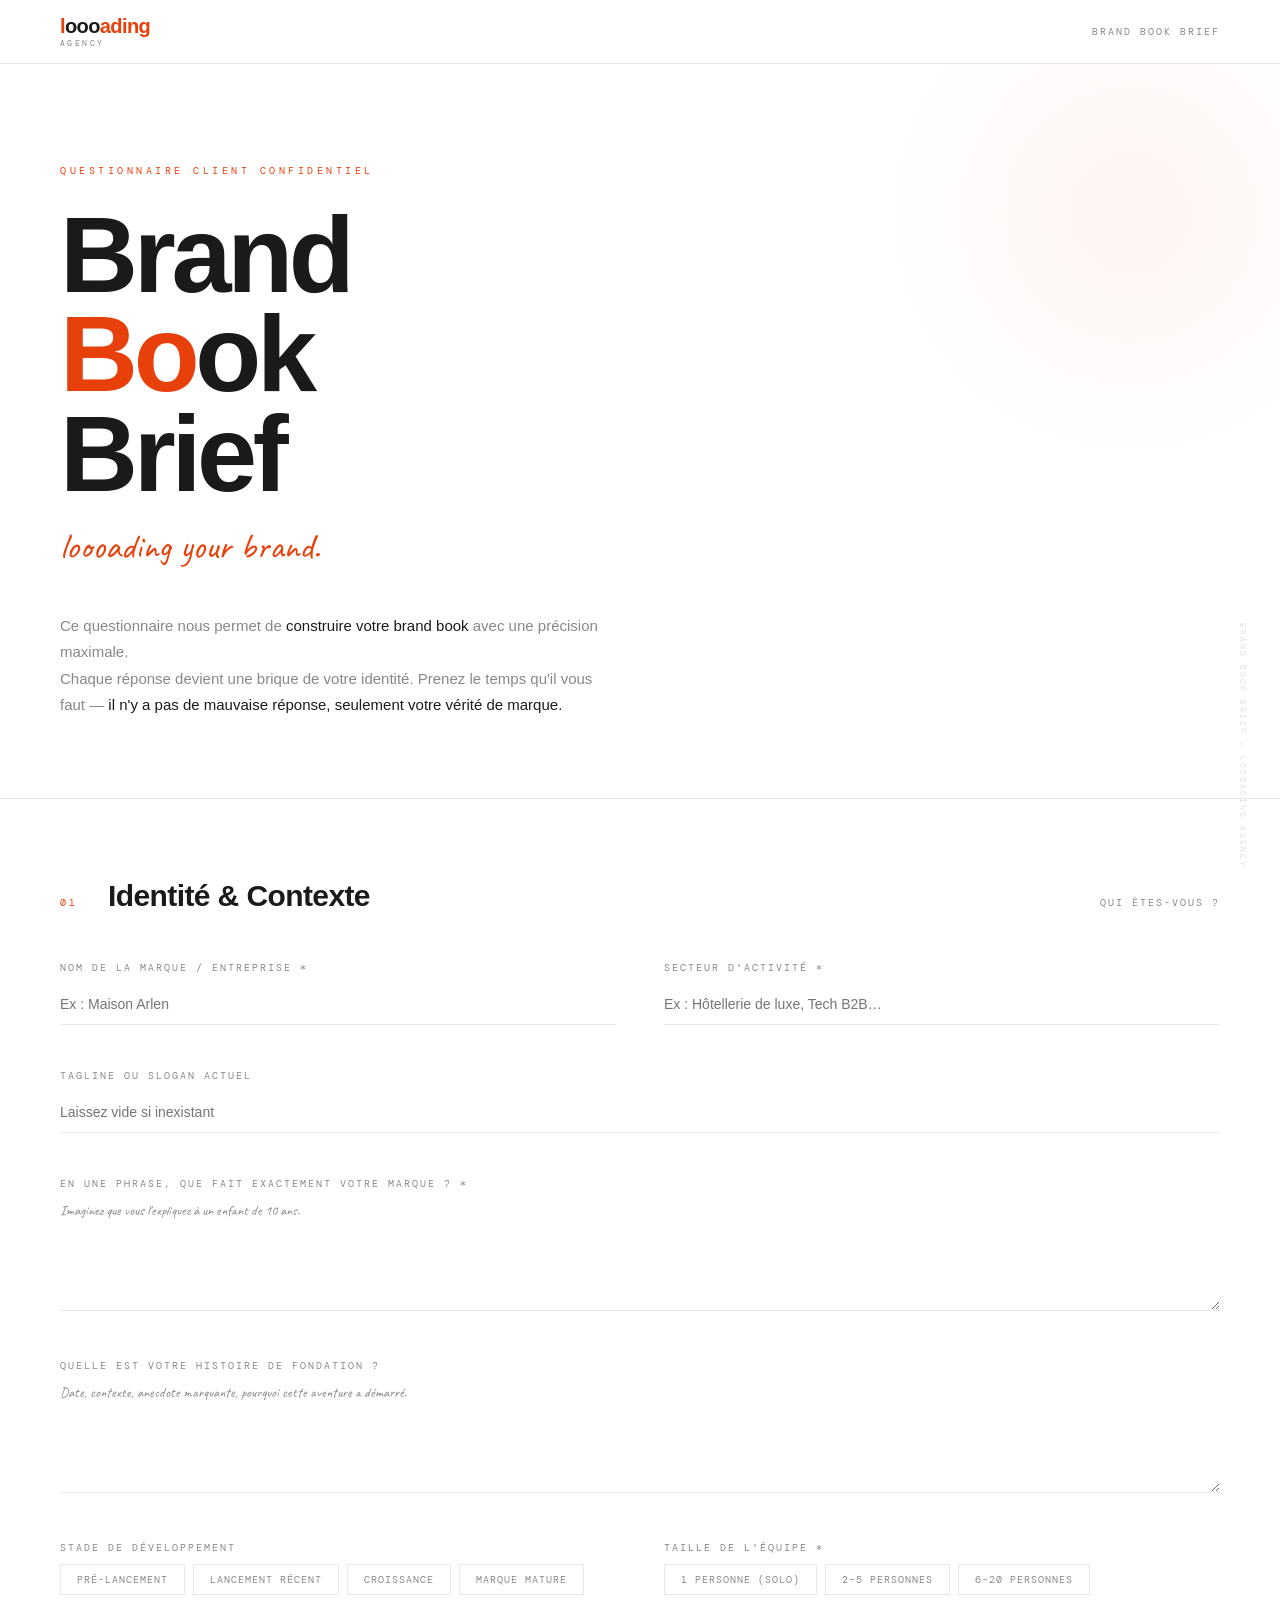
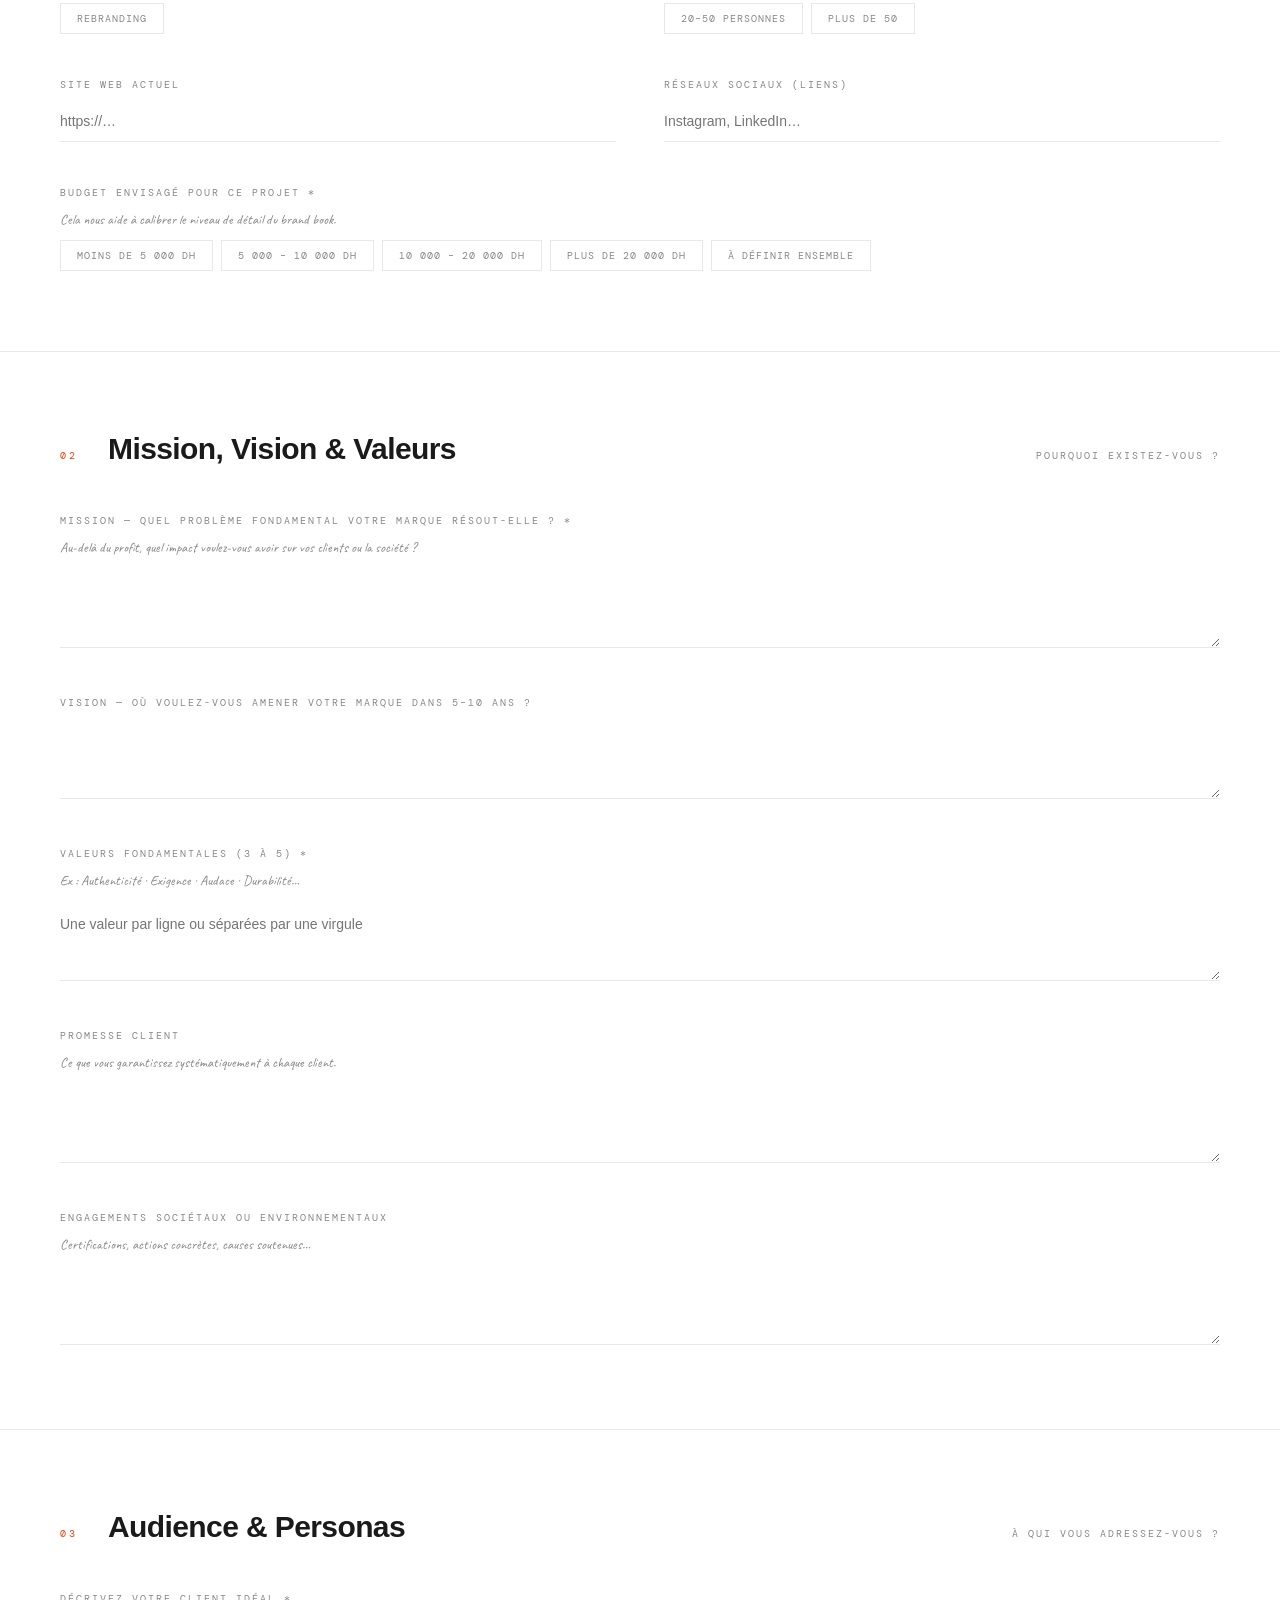
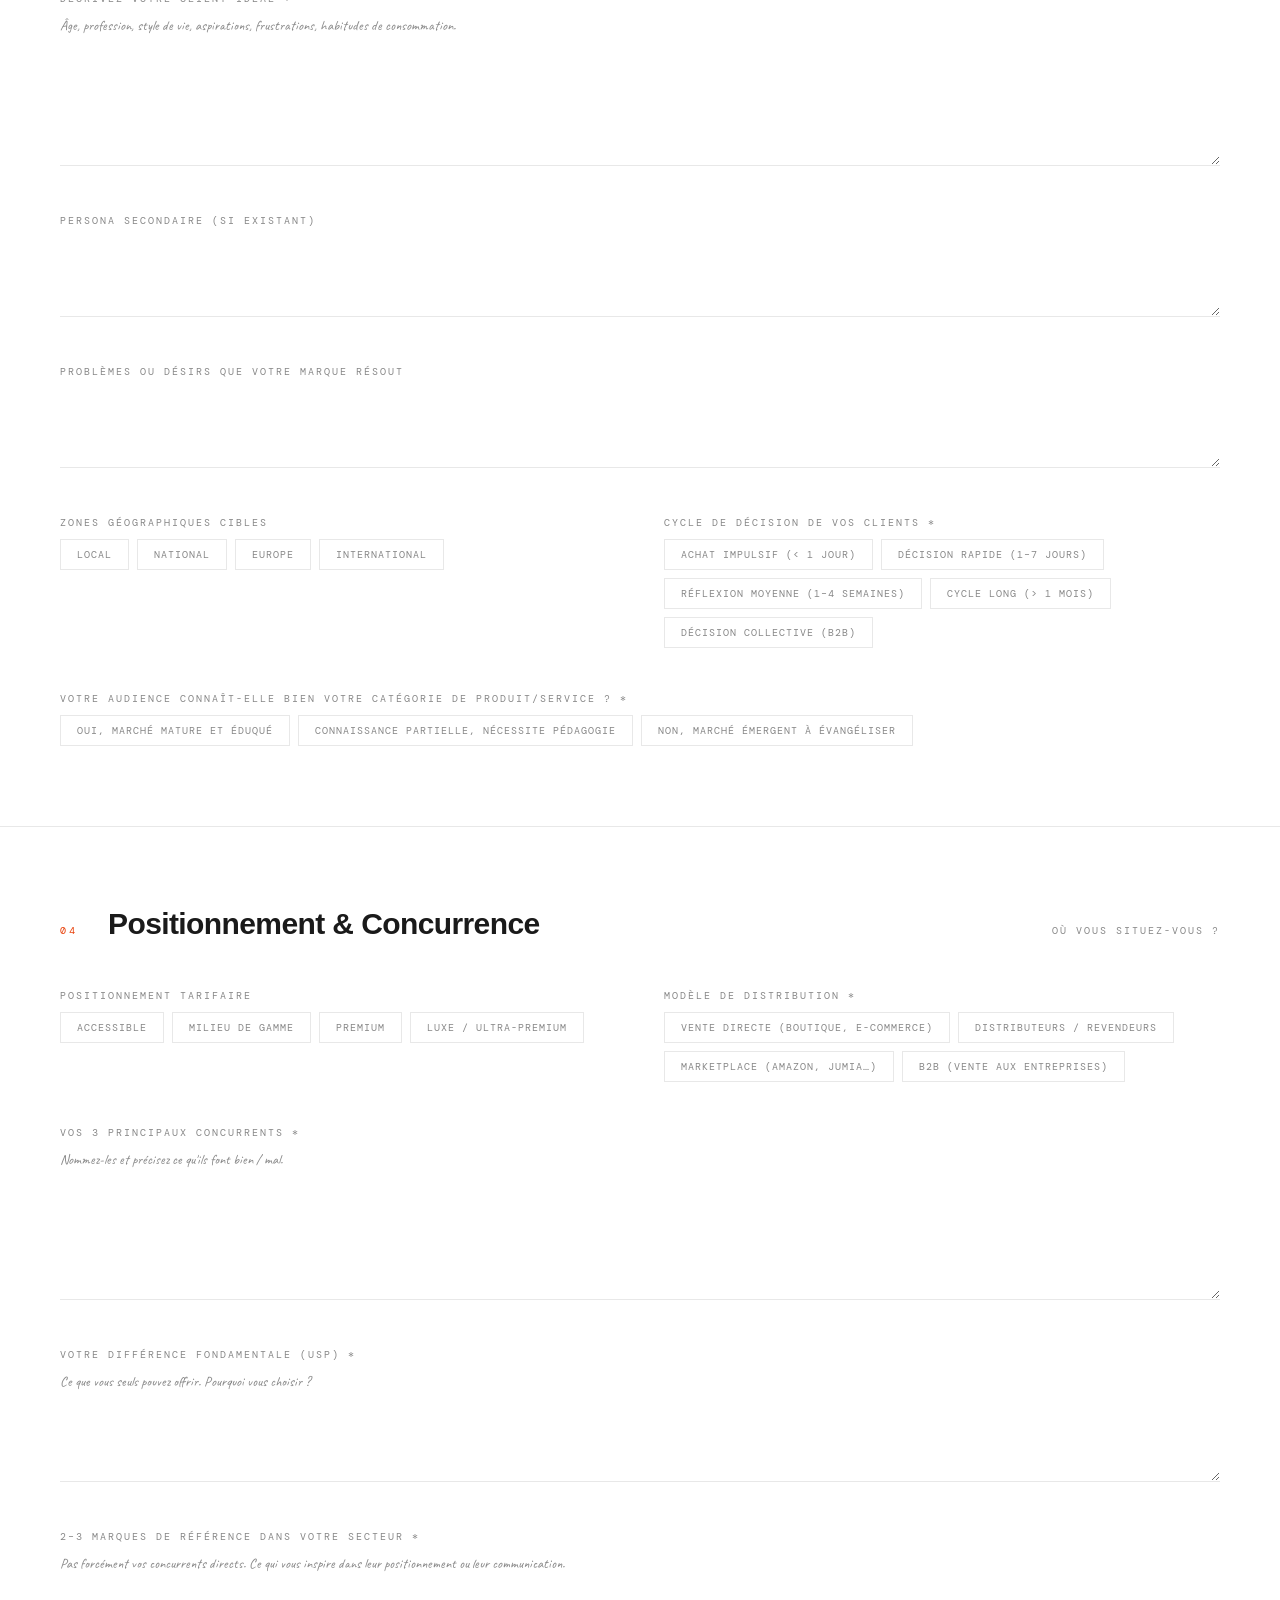
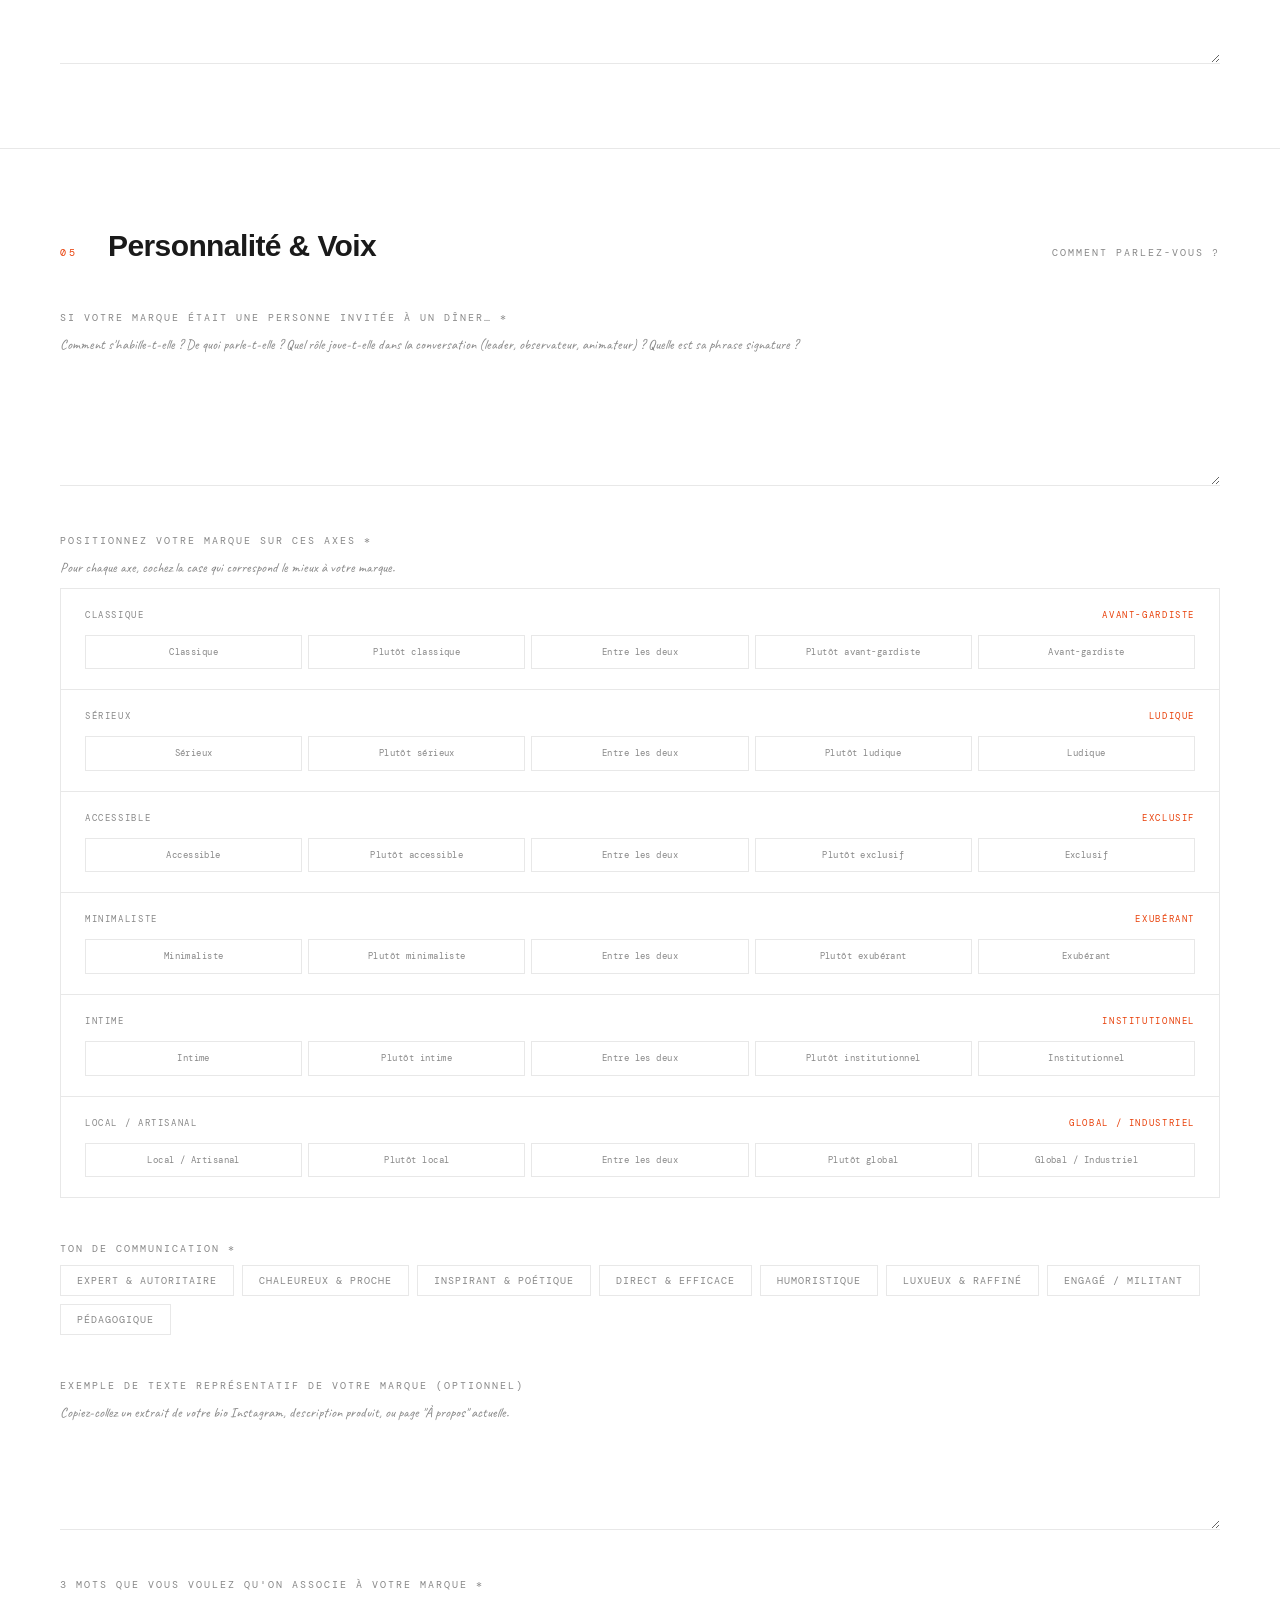
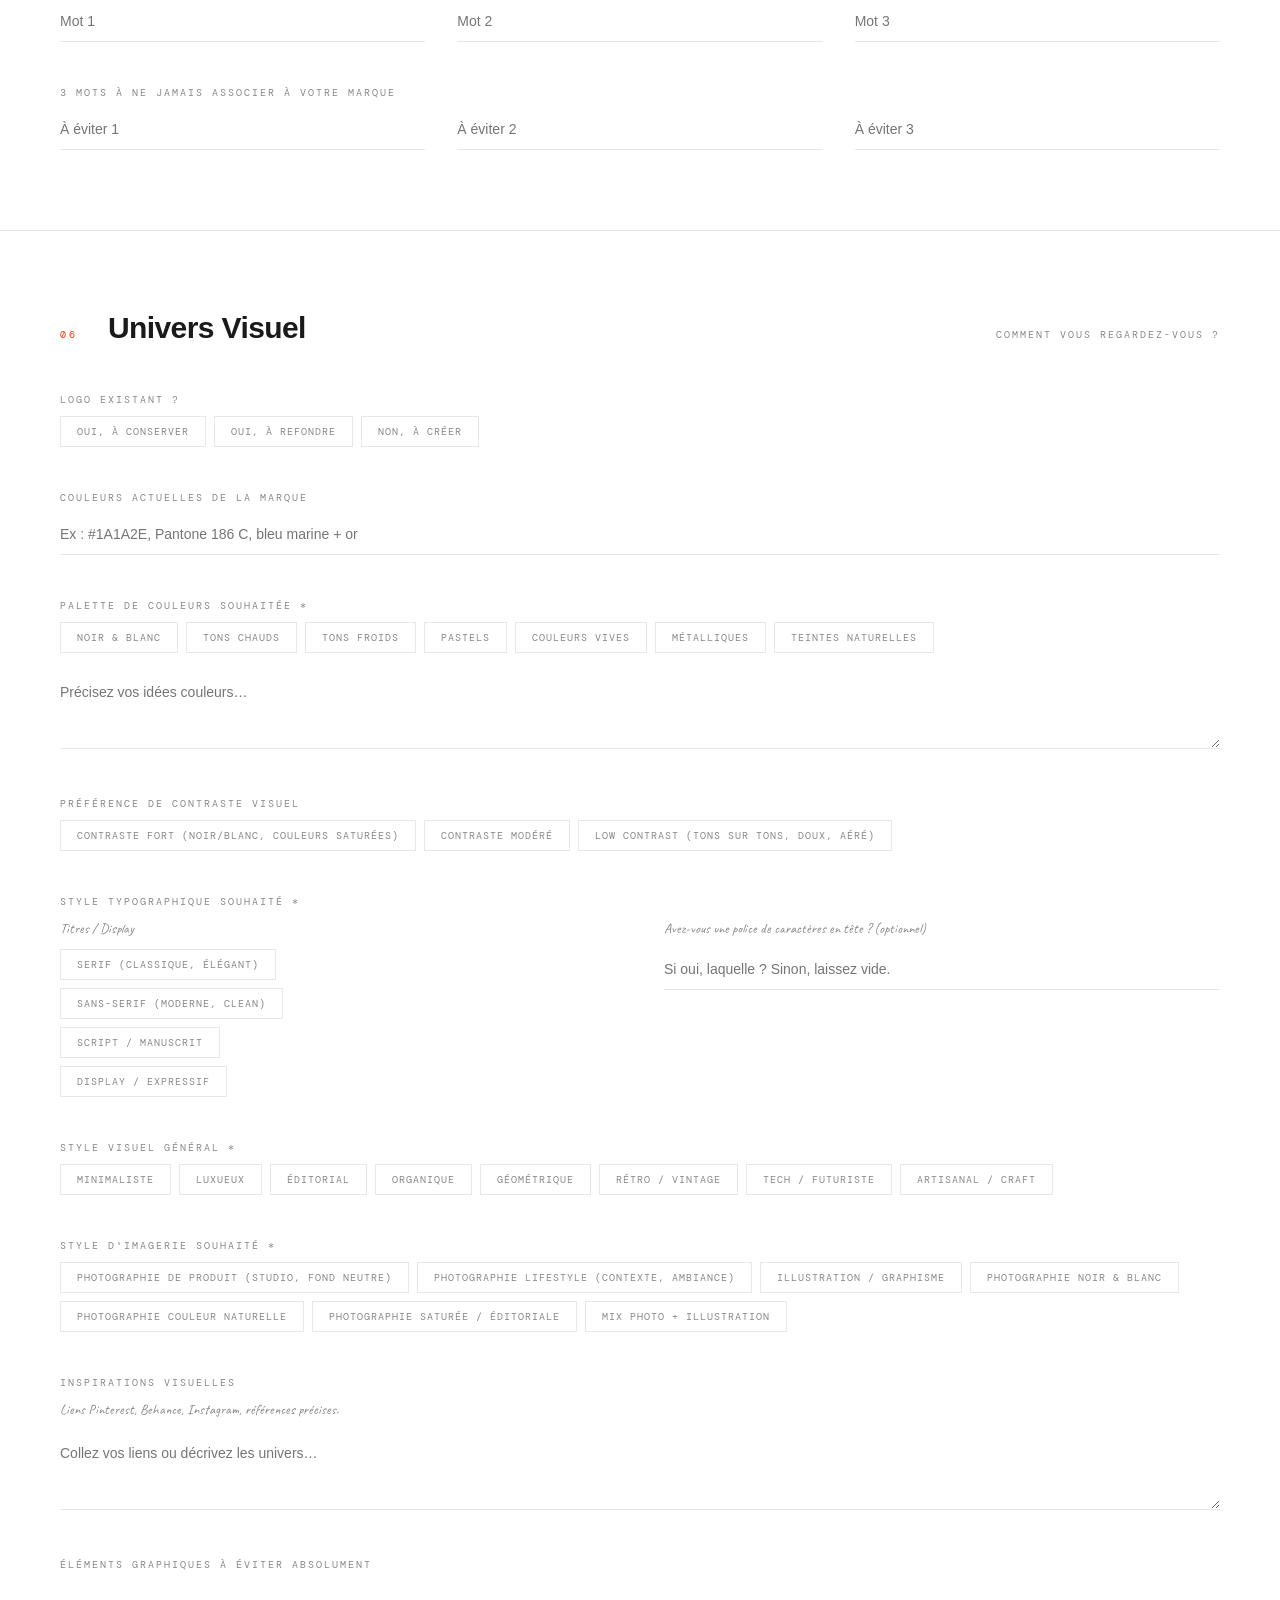
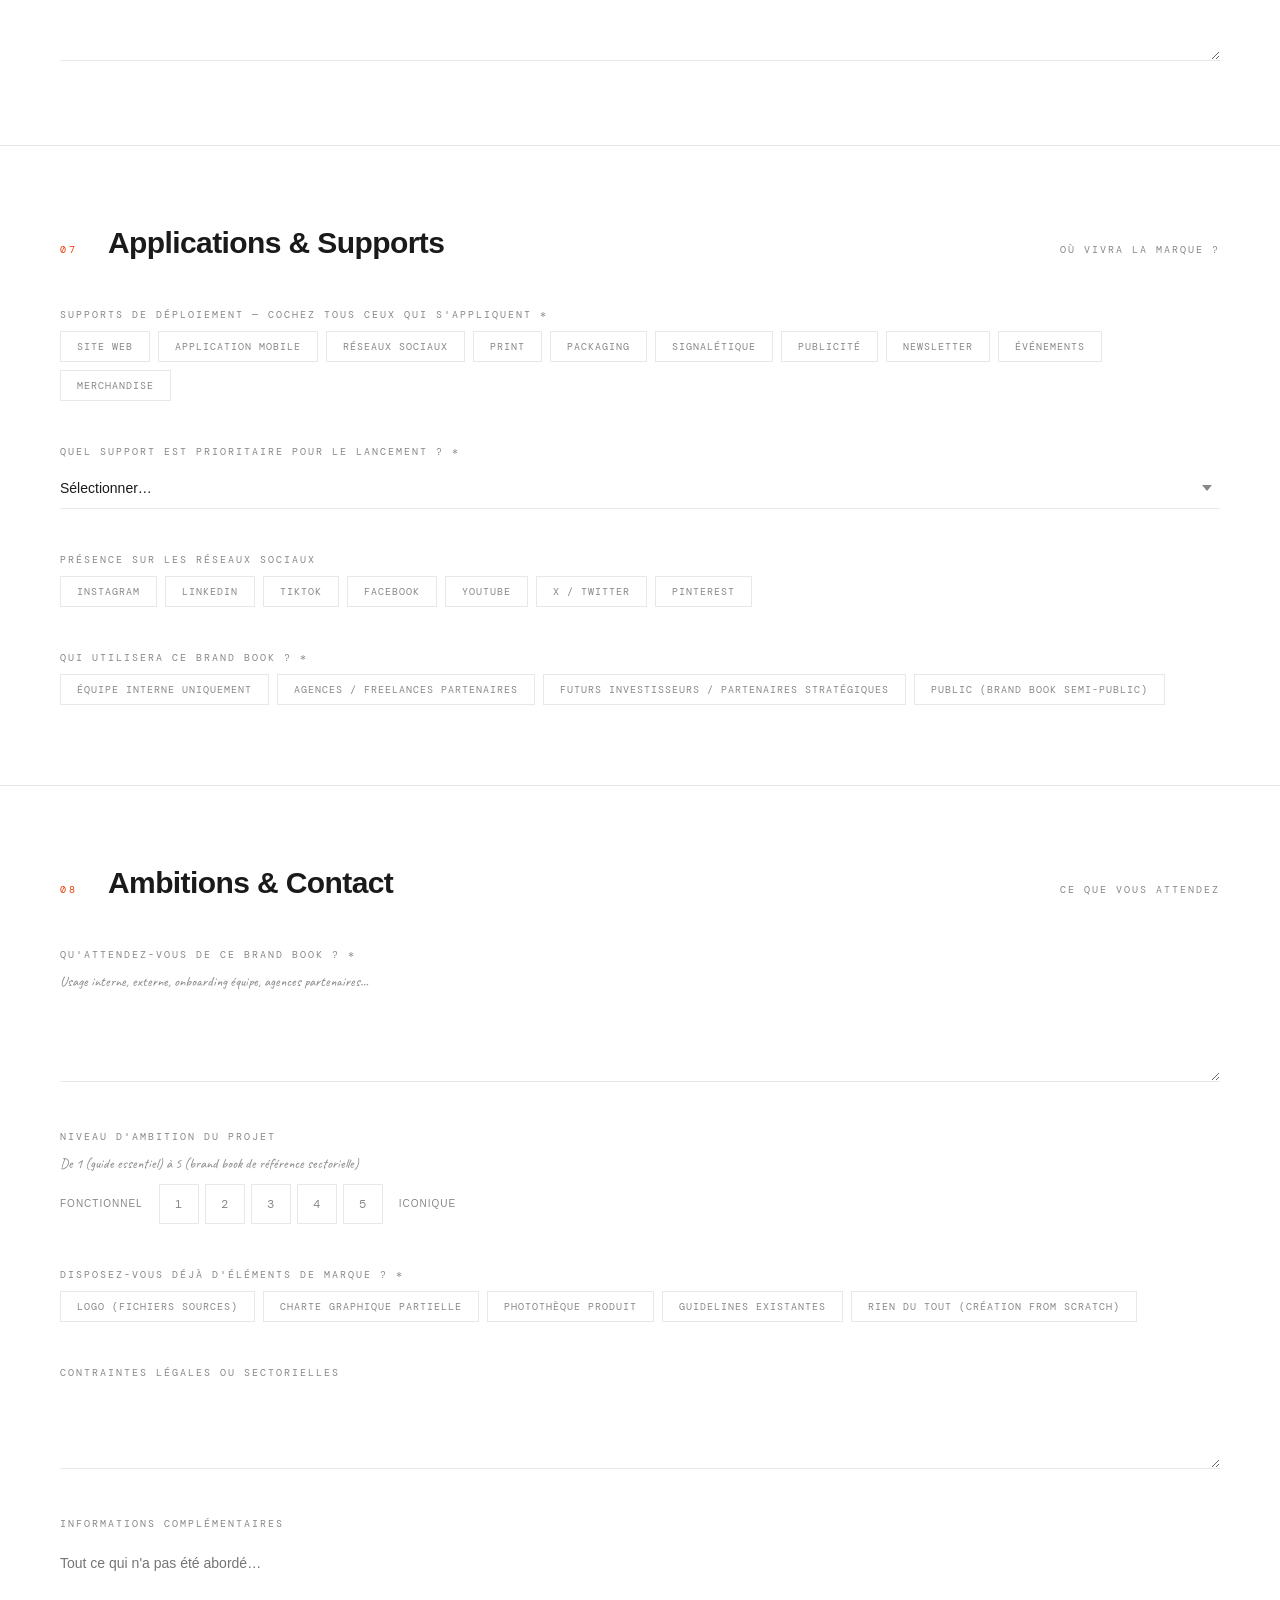
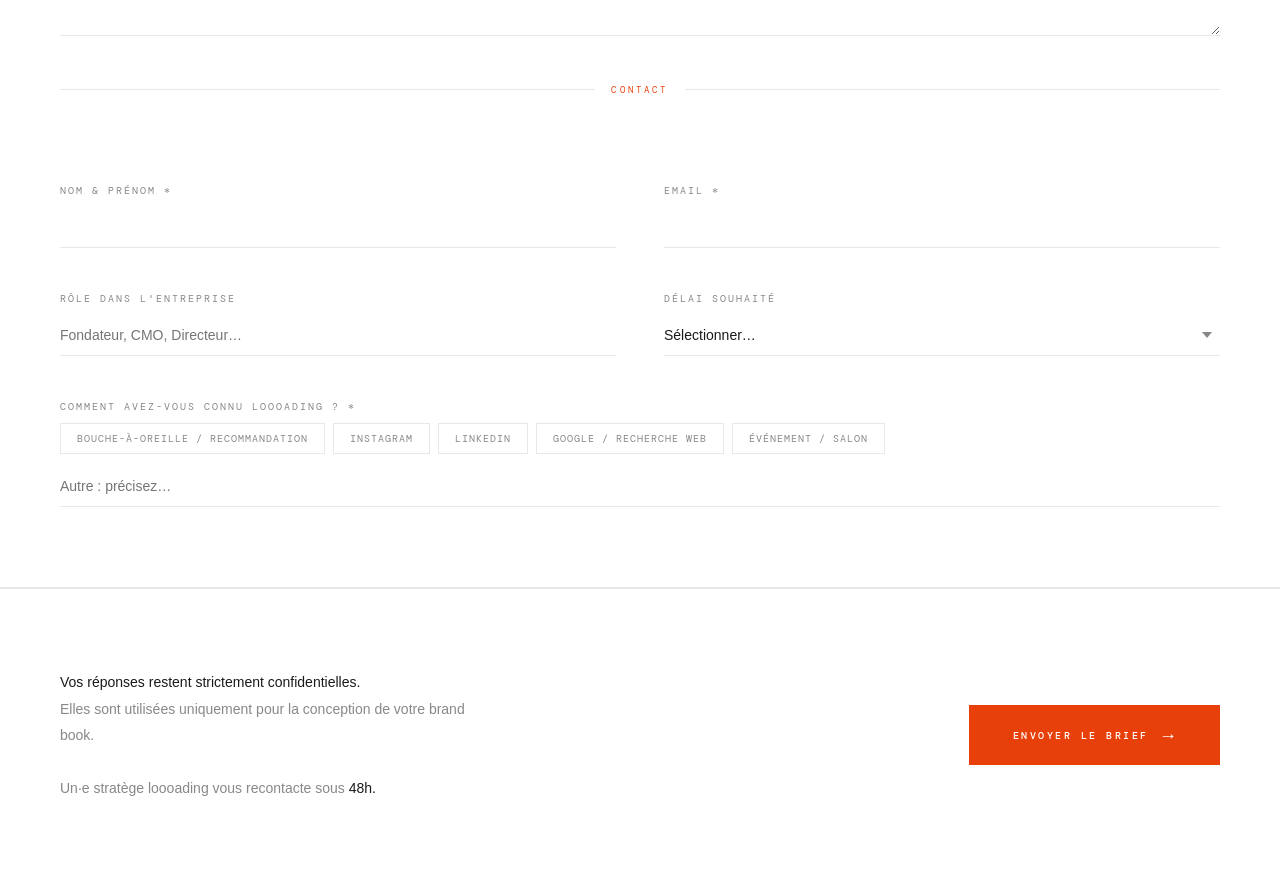
<file: index.html>
<!DOCTYPE html>
<html lang="fr">
<head>
<meta charset="UTF-8">
<meta name="viewport" content="width=device-width, initial-scale=1.0">
<title>loooading — Brand Book Questionnaire</title>
<link href="https://fonts.googleapis.com/css2?family=Caveat:wght@400;600&family=DM+Mono:wght@300;400;500&display=swap" rel="stylesheet">
<link href="https://api.fontshare.com/v2/css?f[]=clash-display@400,500,600,700&f[]=satoshi@300,400,500,700&display=swap" rel="stylesheet">
<style>
*, *::before, *::after { box-sizing: border-box; margin: 0; padding: 0; }

:root {
  --orange: #E8400A;
  --orange-dim: rgba(232,64,10,0.08);
  --orange-glow: rgba(232,64,10,0.05);
  --black: #1A1A1A;
  --white: #FFFFFF;
  --off-white: #F5F5F5;
  --mid-grey: #E0E0E0;
  --text-grey: #888888;
  --border: #E8E8E8;
  --font-display: 'Clash Display', 'DM Sans', sans-serif;
  --font-body: 'Satoshi', 'DM Sans', sans-serif;
  --font-mono: 'DM Mono', monospace;
  --font-script: 'Caveat', cursive;
}

html { scroll-behavior: smooth; }

body {
  font-family: var(--font-body);
  background: var(--white);
  color: var(--black);
  min-height: 100vh;
  overflow-x: hidden;
  font-weight: 400;
}

/* ── PROGRESS ── */
#progress-bar {
  position: fixed; top: 0; left: 0; height: 3px;
  background: var(--orange);
  width: 0%; transition: width 0.3s ease; z-index: 200;
}

/* ── NAV ── */
nav {
  position: sticky; top: 0; z-index: 100;
  background: var(--white);
  border-bottom: 1px solid var(--border);
  padding: 0 60px;
  height: 64px;
  display: flex; align-items: center; justify-content: space-between;
}

.nav-logo {
  display: flex; flex-direction: column; line-height: 1;
}
.nav-logo-word {
  font-family: var(--font-display);
  font-weight: 700; font-size: 20px;
  color: var(--orange);
  letter-spacing: -0.03em;
}
.nav-logo-sub {
  font-family: var(--font-mono);
  font-size: 8px; letter-spacing: 0.3em;
  text-transform: uppercase; color: var(--text-grey);
  font-weight: 400; margin-top: 3px;
}

.nav-tag {
  font-family: var(--font-mono);
  font-size: 10px; letter-spacing: 0.2em;
  text-transform: uppercase; color: var(--text-grey);
}

/* ── HERO ── */
.hero {
  background: var(--white);
  padding: 100px 60px 80px;
  position: relative; overflow: hidden;
  border-bottom: 1px solid var(--border);
}

.hero::before {
  content: '';
  position: absolute; top: -100px; right: -100px;
  width: 500px; height: 500px;
  background: radial-gradient(circle, rgba(232,64,10,0.06), transparent 70%);
  pointer-events: none;
}

.hero-eyebrow {
  font-family: var(--font-mono);
  font-size: 10px; letter-spacing: 0.35em;
  text-transform: uppercase; color: var(--orange);
  margin-bottom: 28px; font-weight: 400;
}

.hero-title {
  font-family: var(--font-display);
  font-size: clamp(52px, 9vw, 108px);
  font-weight: 700; color: var(--black);
  line-height: 0.92; letter-spacing: -0.04em;
  margin-bottom: 20px;
}
.hero-title .oo { color: var(--orange); }

.hero-tagline {
  font-family: var(--font-script);
  font-size: clamp(24px, 3vw, 36px);
  color: var(--orange); margin-bottom: 44px;
  font-weight: 400;
}

.hero-desc {
  max-width: 540px;
  font-family: var(--font-body);
  font-size: 15px; line-height: 1.75;
  color: var(--text-grey); font-weight: 300;
}
.hero-desc strong { color: var(--black); font-weight: 500; }

/* ── SECTIONS ── */
section {
  padding: 80px 60px;
  border-bottom: 1px solid var(--border);
  opacity: 0; transform: translateY(20px);
  transition: opacity 0.5s ease, transform 0.5s ease;
}
section.visible { opacity: 1; transform: translateY(0); }
section:nth-child(even) { background: var(--white); }

/* ── SECTION HEADER ── */
.section-header {
  display: flex; align-items: baseline;
  gap: 20px; margin-bottom: 48px;
}
.section-num {
  font-family: var(--font-mono);
  font-size: 10px; letter-spacing: 0.3em;
  text-transform: uppercase; color: var(--orange);
  font-weight: 400; min-width: 28px;
}
.section-title {
  font-family: var(--font-display);
  font-size: clamp(22px, 3vw, 30px);
  font-weight: 600; letter-spacing: -0.02em;
}
.section-sub {
  margin-left: auto;
  font-family: var(--font-mono);
  font-size: 10px;
  letter-spacing: 0.2em; text-transform: uppercase;
  color: var(--text-grey);
}

/* ── QUESTIONS ── */
.questions { display: flex; flex-direction: column; gap: 44px; }

.question {}

.q-label {
  display: block;
  font-family: var(--font-mono);
  font-size: 10px;
  letter-spacing: 0.2em; text-transform: uppercase;
  color: var(--text-grey); margin-bottom: 10px;
  font-weight: 400; transition: color 0.2s;
}
.question:focus-within .q-label { color: var(--orange); }

.q-hint {
  font-family: var(--font-script);
  font-size: 14px; color: var(--text-grey);
  font-weight: 400;
  margin-bottom: 10px; line-height: 1.5;
}

input[type="text"],
input[type="email"],
input[type="url"],
textarea,
select {
  width: 100%;
  background: transparent;
  border: none; border-bottom: 1px solid var(--border);
  padding: 12px 0;
  font-family: var(--font-body);
  font-size: 14px; color: var(--black);
  outline: none; transition: border-color 0.2s;
  font-weight: 400;
}
input:focus, textarea:focus, select:focus {
  border-color: var(--orange);
}
input:focus + .q-label { color: var(--orange); }

textarea { resize: vertical; min-height: 80px; line-height: 1.7; }

select {
  background-image: url("data:image/svg+xml,%3Csvg xmlns='http://www.w3.org/2000/svg' width='10' height='6'%3E%3Cpath d='M0 0l5 6 5-6z' fill='%23888'/%3E%3C/svg%3E");
  background-repeat: no-repeat; background-position: right 8px center;
  padding-right: 28px; cursor: pointer; appearance: none;
}

/* ── GRID ── */
.grid-2 { display: grid; grid-template-columns: 1fr 1fr; gap: 28px 48px; }
.grid-3 { display: grid; grid-template-columns: 1fr 1fr 1fr; gap: 28px 32px; }

/* ── CHOICES ── */
.choices { display: flex; flex-wrap: wrap; gap: 8px; margin-top: 4px; }

.choice-item { position: relative; }
.choice-item input { position: absolute; opacity: 0; width: 0; height: 0; }
.choice-item label {
  display: inline-block;
  padding: 8px 16px;
  border: 1px solid var(--border);
  font-family: var(--font-mono);
  font-size: 10px; letter-spacing: 0.1em; text-transform: uppercase;
  cursor: pointer; transition: all 0.18s;
  color: var(--text-grey); font-weight: 400;
}
.choice-item input:checked + label {
  border-color: var(--orange);
  color: var(--orange);
  background: var(--orange-glow);
}
.choice-item label:hover { border-color: var(--black); color: var(--black); }
.choice-item input:focus + label {
  outline: 2px solid var(--orange);
  outline-offset: 2px;
}

/* ── SCALE ── */
.scale-wrap { display: flex; align-items: center; gap: 16px; flex-wrap: wrap; margin-top: 8px; }
.scale-end { font-size: 10px; color: var(--text-grey); letter-spacing: 0.1em; text-transform: uppercase; }
.scale-inputs { display: flex; gap: 6px; }
.scale-inputs .choice-item label {
  width: 40px; height: 40px; padding: 0;
  display: flex; align-items: center; justify-content: center;
  font-size: 12px;
}

/* ── TABLE AXES ── */
.axes-table { width: 100%; border-collapse: collapse; margin-top: 8px; }
.axes-table th {
  font-size: 9px; letter-spacing: 0.28em; text-transform: uppercase;
  color: var(--orange); text-align: left; padding: 0 12px 14px 0;
  font-weight: 500; border-bottom: 1px solid var(--border);
}
.axes-table td {
  padding: 12px 0; border-bottom: 1px solid var(--off-white);
  font-size: 12px; vertical-align: middle;
}
.axes-table td:first-child {
  color: var(--text-grey); width: 42%; padding-right: 24px;
  font-size: 11px; letter-spacing: 0.03em;
}
.axes-table td input { border-bottom: 1px solid var(--off-white); font-size: 13px; }

/* ── AXES SCALE ── */
.axes-scale {
  border: 1px solid var(--border);
  margin-top: 8px;
}

.axis-row {
  padding: 20px 24px;
  border-bottom: 1px solid var(--border);
}

.axis-labels {
  display: flex; justify-content: space-between;
  margin-bottom: 14px;
}
.axis-left, .axis-right {
  font-family: var(--font-mono);
  font-size: 9px; letter-spacing: 0.18em;
  text-transform: uppercase; color: var(--text-grey);
  font-weight: 400;
}
.axis-right { color: var(--orange); }

.axis-options {
  display: grid;
  grid-template-columns: repeat(5, 1fr);
  gap: 6px;
}

.axis-opt {
  display: flex; flex-direction: column;
  align-items: center; gap: 8px;
  cursor: pointer;
}
.axis-opt input[type="radio"] { display: none; }

.axis-opt span {
  width: 100%;
  text-align: center;
  padding: 10px 4px;
  border: 1px solid var(--border);
  font-family: var(--font-mono);
  font-size: 9px;
  letter-spacing: 0.05em;
  color: var(--text-grey);
  transition: all 0.18s;
  line-height: 1.4;
  font-weight: 400;
}
.axis-opt:hover span {
  border-color: var(--black);
  color: var(--black);
}
.axis-opt input[type="radio"]:checked + span {
  background: var(--orange);
  border-color: var(--orange);
  color: var(--white);
}
.axis-opt input[type="radio"]:focus + span {
  outline: 2px solid var(--orange);
  outline-offset: 2px;
}

@media(max-width:720px) {
  .axis-options { grid-template-columns: repeat(5, 1fr); gap: 4px; }
  .axis-opt span { font-size: 9px; padding: 10px 4px; }
  .axis-labels { display: none; }
}

/* ── DIVIDER ── */
.divider {
  display: flex; align-items: center; gap: 16px; margin: 0 0 44px;
}
.divider-line { flex: 1; height: 1px; background: var(--border); }
.divider-text {
  font-family: var(--font-mono);
  font-size: 9px; letter-spacing: 0.35em;
  text-transform: uppercase; color: var(--orange); font-weight: 400;
}

/* ── SUBMIT ZONE ── */
.submit-zone {
  background: var(--white);
  border-top: 1px solid var(--border);
  padding: 80px 60px;
  display: flex; align-items: center; justify-content: space-between;
  flex-wrap: wrap; gap: 40px;
}
.submit-note {
  max-width: 440px;
  font-family: var(--font-body);
  font-size: 14px;
  line-height: 1.9; color: var(--text-grey); font-weight: 300;
}
.submit-note strong { color: var(--black); font-weight: 500; }

.btn-submit {
  display: inline-flex; align-items: center; gap: 14px;
  background: var(--orange); color: var(--white);
  border: none; cursor: pointer;
  padding: 18px 44px;
  font-family: var(--font-mono);
  font-size: 10px; letter-spacing: 0.25em;
  text-transform: uppercase; font-weight: 500;
  transition: all 0.25s;
}
.btn-submit:hover { background: #ff4f14; transform: translateY(-2px); box-shadow: 0 12px 36px rgba(232,64,10,0.3); }
.btn-arrow { font-size: 18px; transition: transform 0.25s; }
.btn-submit:hover .btn-arrow { transform: translateX(5px); }

/* ── SUCCESS ── */
#success {
  display: none; position: fixed; inset: 0;
  background: var(--white); z-index: 300;
  flex-direction: column; align-items: center; justify-content: center;
  text-align: center; gap: 20px;
  border-top: 3px solid var(--orange);
}
#success.show { display: flex; }
.success-logo {
  font-family: var(--font-display);
  font-size: 64px; font-weight: 700; color: var(--black);
  letter-spacing: -0.04em;
}
.success-logo .oo { color: var(--orange); }
.success-msg {
  font-family: var(--font-script);
  font-size: 36px; color: var(--orange);
}
.success-sub {
  font-family: var(--font-mono);
  font-size: 10px; letter-spacing: 0.28em;
  text-transform: uppercase; color: var(--text-grey);
}

/* ── FOOTER DECO ── */
.deco {
  position: fixed; bottom: 32px; right: 32px;
  font-family: var(--font-mono);
  font-size: 8px; color: var(--mid-grey);
  letter-spacing: 0.25em; text-transform: uppercase;
  writing-mode: vertical-rl; pointer-events: none;
}

@media(max-width:720px) {
  nav, .hero, section, .submit-zone { padding-left: 24px; padding-right: 24px; }
  .grid-2, .grid-3 { grid-template-columns: 1fr; }
  .section-sub { display: none; }
  .hero { padding-top: 60px; }
}
</style>
</head>
<body>

<div id="progress-bar"></div>

<!-- NAV -->
<nav>
  <div class="nav-logo">
    <span class="nav-logo-word">l<span style="color:var(--black)">ooo</span>ading</span>
    <span class="nav-logo-sub">agency</span>
  </div>
  <span class="nav-tag">Brand Book Brief</span>
</nav>

<!-- HERO -->
<div class="hero">
  <p class="hero-eyebrow">Questionnaire client confidentiel</p>
  <h1 class="hero-title">Brand<br><span class="oo">Bo</span>ok<br>Brief</h1>
  <p class="hero-tagline">loooading your brand.</p>
  <p class="hero-desc">
    Ce questionnaire nous permet de <strong>construire votre brand book</strong> avec une précision maximale.<br>
    Chaque réponse devient une brique de votre identité. Prenez le temps qu'il vous faut —
    <strong>il n'y a pas de mauvaise réponse, seulement votre vérité de marque.</strong>
  </p>
</div>

<!-- FORM -->
<form id="form" action="https://formspree.io/f/mwvrbkgp" method="POST">

  <!-- Formspree config -->
  <input type="hidden" name="_replyto" value="">
  <input type="hidden" name="_subject" value="🟠 Nouveau brief client — loooading">
  <input type="hidden" name="_next" value="">

  <!-- 01 — IDENTITÉ -->
  <section>
    <div class="section-header">
      <span class="section-num">01</span>
      <h2 class="section-title">Identité & Contexte</h2>
      <span class="section-sub">Qui êtes-vous ?</span>
    </div>
    <div class="questions">
      <div class="grid-2">
        <div class="question">
          <label class="q-label">Nom de la marque / entreprise *</label>
          <input type="text" name="brand_name" placeholder="Ex : Maison Arlen" required>
        </div>
        <div class="question">
          <label class="q-label">Secteur d'activité *</label>
          <input type="text" name="sector" placeholder="Ex : Hôtellerie de luxe, Tech B2B…" required>
        </div>
      </div>
      <div class="question">
        <label class="q-label">Tagline ou slogan actuel</label>
        <input type="text" name="tagline" placeholder="Laissez vide si inexistant">
      </div>
      <div class="question">
        <label class="q-label">En une phrase, que fait exactement votre marque ? *</label>
        <p class="q-hint">Imaginez que vous l'expliquez à un enfant de 10 ans.</p>
        <textarea name="mission_simple" rows="2" required></textarea>
      </div>
      <div class="question">
        <label class="q-label">Quelle est votre histoire de fondation ?</label>
        <p class="q-hint">Date, contexte, anecdote marquante, pourquoi cette aventure a démarré.</p>
        <textarea name="founding_story"></textarea>
      </div>
      <div class="grid-2">
        <div class="question">
          <label class="q-label">Stade de développement</label>
          <div class="choices">
            <div class="choice-item"><input type="radio" name="stage" id="s1" value="pre-launch"><label for="s1">Pré-lancement</label></div>
            <div class="choice-item"><input type="radio" name="stage" id="s2" value="launch"><label for="s2">Lancement récent</label></div>
            <div class="choice-item"><input type="radio" name="stage" id="s3" value="growth"><label for="s3">Croissance</label></div>
            <div class="choice-item"><input type="radio" name="stage" id="s4" value="mature"><label for="s4">Marque mature</label></div>
            <div class="choice-item"><input type="radio" name="stage" id="s5" value="rebranding"><label for="s5">Rebranding</label></div>
          </div>
        </div>
        <div class="question">
          <label class="q-label">Taille de l'équipe *</label>
          <div class="choices">
            <div class="choice-item"><input type="radio" name="team_size" id="ts1" value="1" required><label for="ts1">1 personne (solo)</label></div>
            <div class="choice-item"><input type="radio" name="team_size" id="ts2" value="2-5"><label for="ts2">2–5 personnes</label></div>
            <div class="choice-item"><input type="radio" name="team_size" id="ts3" value="6-20"><label for="ts3">6–20 personnes</label></div>
            <div class="choice-item"><input type="radio" name="team_size" id="ts4" value="20-50"><label for="ts4">20–50 personnes</label></div>
            <div class="choice-item"><input type="radio" name="team_size" id="ts5" value="50+"><label for="ts5">Plus de 50</label></div>
          </div>
        </div>
      </div>
      <div class="grid-2">
        <div class="question">
          <label class="q-label">Site web actuel</label>
          <input type="url" name="website" placeholder="https://…">
        </div>
        <div class="question">
          <label class="q-label">Réseaux sociaux (liens)</label>
          <input type="text" name="social" placeholder="Instagram, LinkedIn…">
        </div>
      </div>
      <div class="question">
        <label class="q-label">Budget envisagé pour ce projet *</label>
        <p class="q-hint">Cela nous aide à calibrer le niveau de détail du brand book.</p>
        <div class="choices">
          <div class="choice-item"><input type="radio" name="budget" id="b1" value="<5k" required><label for="b1">Moins de 5 000 DH</label></div>
          <div class="choice-item"><input type="radio" name="budget" id="b2" value="5k-10k"><label for="b2">5 000 – 10 000 DH</label></div>
          <div class="choice-item"><input type="radio" name="budget" id="b3" value="10k-20k"><label for="b3">10 000 – 20 000 DH</label></div>
          <div class="choice-item"><input type="radio" name="budget" id="b4" value="20k+"><label for="b4">Plus de 20 000 DH</label></div>
          <div class="choice-item"><input type="radio" name="budget" id="b5" value="tbd"><label for="b5">À définir ensemble</label></div>
        </div>
      </div>
    </div>
  </section>

  <!-- 02 — MISSION -->
  <section>
    <div class="section-header">
      <span class="section-num">02</span>
      <h2 class="section-title">Mission, Vision & Valeurs</h2>
      <span class="section-sub">Pourquoi existez-vous ?</span>
    </div>
    <div class="questions">
      <div class="question">
        <label class="q-label">Mission — Quel problème fondamental votre marque résout-elle ? *</label>
        <p class="q-hint">Au-delà du profit, quel impact voulez-vous avoir sur vos clients ou la société ?</p>
        <textarea name="mission" required></textarea>
      </div>
      <div class="question">
        <label class="q-label">Vision — Où voulez-vous amener votre marque dans 5–10 ans ?</label>
        <textarea name="vision"></textarea>
      </div>
      <div class="question">
        <label class="q-label">Valeurs fondamentales (3 à 5) *</label>
        <p class="q-hint">Ex : Authenticité · Exigence · Audace · Durabilité…</p>
        <textarea name="values" rows="2" placeholder="Une valeur par ligne ou séparées par une virgule" required></textarea>
      </div>
      <div class="question">
        <label class="q-label">Promesse client</label>
        <p class="q-hint">Ce que vous garantissez systématiquement à chaque client.</p>
        <textarea name="promise"></textarea>
      </div>
      <div class="question">
        <label class="q-label">Engagements sociétaux ou environnementaux</label>
        <p class="q-hint">Certifications, actions concrètes, causes soutenues…</p>
        <textarea name="esg"></textarea>
      </div>
    </div>
  </section>

  <!-- 03 — AUDIENCE -->
  <section>
    <div class="section-header">
      <span class="section-num">03</span>
      <h2 class="section-title">Audience & Personas</h2>
      <span class="section-sub">À qui vous adressez-vous ?</span>
    </div>
    <div class="questions">
      <div class="question">
        <label class="q-label">Décrivez votre client idéal *</label>
        <p class="q-hint">Âge, profession, style de vie, aspirations, frustrations, habitudes de consommation.</p>
        <textarea name="persona_main" rows="4" required></textarea>
      </div>
      <div class="question">
        <label class="q-label">Persona secondaire (si existant)</label>
        <textarea name="persona_secondary"></textarea>
      </div>
      <div class="question">
        <label class="q-label">Problèmes ou désirs que votre marque résout</label>
        <textarea name="pain_points"></textarea>
      </div>
      <div class="grid-2">
        <div class="question">
          <label class="q-label">Zones géographiques cibles</label>
          <div class="choices">
            <div class="choice-item"><input type="checkbox" name="geo" id="g1" value="local"><label for="g1">Local</label></div>
            <div class="choice-item"><input type="checkbox" name="geo" id="g2" value="national"><label for="g2">National</label></div>
            <div class="choice-item"><input type="checkbox" name="geo" id="g3" value="europe"><label for="g3">Europe</label></div>
            <div class="choice-item"><input type="checkbox" name="geo" id="g4" value="international"><label for="g4">International</label></div>
          </div>
        </div>
        <div class="question">
          <label class="q-label">Cycle de décision de vos clients *</label>
          <div class="choices">
            <div class="choice-item"><input type="radio" name="decision_cycle" id="dc1" value="impulse" required><label for="dc1">Achat impulsif (< 1 jour)</label></div>
            <div class="choice-item"><input type="radio" name="decision_cycle" id="dc2" value="quick"><label for="dc2">Décision rapide (1–7 jours)</label></div>
            <div class="choice-item"><input type="radio" name="decision_cycle" id="dc3" value="medium"><label for="dc3">Réflexion moyenne (1–4 semaines)</label></div>
            <div class="choice-item"><input type="radio" name="decision_cycle" id="dc4" value="long"><label for="dc4">Cycle long (> 1 mois)</label></div>
            <div class="choice-item"><input type="radio" name="decision_cycle" id="dc5" value="collective"><label for="dc5">Décision collective (B2B)</label></div>
          </div>
        </div>
      </div>
      <div class="question">
        <label class="q-label">Votre audience connaît-elle bien votre catégorie de produit/service ? *</label>
        <div class="choices">
          <div class="choice-item"><input type="radio" name="market_maturity" id="mm1" value="mature" required><label for="mm1">Oui, marché mature et éduqué</label></div>
          <div class="choice-item"><input type="radio" name="market_maturity" id="mm2" value="partial"><label for="mm2">Connaissance partielle, nécessite pédagogie</label></div>
          <div class="choice-item"><input type="radio" name="market_maturity" id="mm3" value="emerging"><label for="mm3">Non, marché émergent à évangéliser</label></div>
        </div>
      </div>
    </div>
  </section>

  <!-- 04 — POSITIONNEMENT -->
  <section>
    <div class="section-header">
      <span class="section-num">04</span>
      <h2 class="section-title">Positionnement & Concurrence</h2>
      <span class="section-sub">Où vous situez-vous ?</span>
    </div>
    <div class="questions">
      <div class="grid-2">
        <div class="question">
          <label class="q-label">Positionnement tarifaire</label>
          <div class="choices">
            <div class="choice-item"><input type="radio" name="pricing" id="p1" value="accessible"><label for="p1">Accessible</label></div>
            <div class="choice-item"><input type="radio" name="pricing" id="p2" value="mid"><label for="p2">Milieu de gamme</label></div>
            <div class="choice-item"><input type="radio" name="pricing" id="p3" value="premium"><label for="p3">Premium</label></div>
            <div class="choice-item"><input type="radio" name="pricing" id="p4" value="luxury"><label for="p4">Luxe / Ultra-premium</label></div>
          </div>
        </div>
        <div class="question">
          <label class="q-label">Modèle de distribution *</label>
          <div class="choices">
            <div class="choice-item"><input type="checkbox" name="distribution" id="dist1" value="direct" required><label for="dist1">Vente directe (boutique, e-commerce)</label></div>
            <div class="choice-item"><input type="checkbox" name="distribution" id="dist2" value="resellers"><label for="dist2">Distributeurs / Revendeurs</label></div>
            <div class="choice-item"><input type="checkbox" name="distribution" id="dist3" value="marketplace"><label for="dist3">Marketplace (Amazon, Jumia…)</label></div>
            <div class="choice-item"><input type="checkbox" name="distribution" id="dist4" value="b2b"><label for="dist4">B2B (vente aux entreprises)</label></div>
          </div>
        </div>
      </div>
      <div class="question">
        <label class="q-label">Vos 3 principaux concurrents *</label>
        <p class="q-hint">Nommez-les et précisez ce qu'ils font bien / mal.</p>
        <textarea name="competitors" rows="4" required></textarea>
      </div>
      <div class="question">
        <label class="q-label">Votre différence fondamentale (USP) *</label>
        <p class="q-hint">Ce que vous seuls pouvez offrir. Pourquoi vous choisir ?</p>
        <textarea name="usp" required></textarea>
      </div>
      <div class="question">
        <label class="q-label">2–3 marques de référence dans votre secteur *</label>
        <p class="q-hint">Pas forcément vos concurrents directs. Ce qui vous inspire dans leur positionnement ou leur communication.</p>
        <textarea name="admired_brands" required></textarea>
      </div>
    </div>
  </section>

  <!-- 05 — PERSONNALITÉ -->
  <section>
    <div class="section-header">
      <span class="section-num">05</span>
      <h2 class="section-title">Personnalité & Voix</h2>
      <span class="section-sub">Comment parlez-vous ?</span>
    </div>
    <div class="questions">
      <div class="question">
        <label class="q-label">Si votre marque était une personne invitée à un dîner… *</label>
        <p class="q-hint">Comment s'habille-t-elle ? De quoi parle-t-elle ? Quel rôle joue-t-elle dans la conversation (leader, observateur, animateur) ? Quelle est sa phrase signature ?</p>
        <textarea name="brand_persona" rows="4" required></textarea>
      </div>

      <div class="question">
        <label class="q-label">Positionnez votre marque sur ces axes *</label>
        <p class="q-hint">Pour chaque axe, cochez la case qui correspond le mieux à votre marque.</p>
        <div class="axes-scale">

          <div class="axis-row">
            <div class="axis-labels"><span class="axis-left">Classique</span><span class="axis-right">Avant-gardiste</span></div>
            <div class="axis-options">
              <label class="axis-opt"><input type="radio" name="ax_classic" value="1"><span>Classique</span></label>
              <label class="axis-opt"><input type="radio" name="ax_classic" value="2"><span>Plutôt classique</span></label>
              <label class="axis-opt"><input type="radio" name="ax_classic" value="3"><span>Entre les deux</span></label>
              <label class="axis-opt"><input type="radio" name="ax_classic" value="4"><span>Plutôt avant-gardiste</span></label>
              <label class="axis-opt"><input type="radio" name="ax_classic" value="5"><span>Avant-gardiste</span></label>
            </div>
          </div>

          <div class="axis-row">
            <div class="axis-labels"><span class="axis-left">Sérieux</span><span class="axis-right">Ludique</span></div>
            <div class="axis-options">
              <label class="axis-opt"><input type="radio" name="ax_serious" value="1"><span>Sérieux</span></label>
              <label class="axis-opt"><input type="radio" name="ax_serious" value="2"><span>Plutôt sérieux</span></label>
              <label class="axis-opt"><input type="radio" name="ax_serious" value="3"><span>Entre les deux</span></label>
              <label class="axis-opt"><input type="radio" name="ax_serious" value="4"><span>Plutôt ludique</span></label>
              <label class="axis-opt"><input type="radio" name="ax_serious" value="5"><span>Ludique</span></label>
            </div>
          </div>

          <div class="axis-row">
            <div class="axis-labels"><span class="axis-left">Accessible</span><span class="axis-right">Exclusif</span></div>
            <div class="axis-options">
              <label class="axis-opt"><input type="radio" name="ax_access" value="1"><span>Accessible</span></label>
              <label class="axis-opt"><input type="radio" name="ax_access" value="2"><span>Plutôt accessible</span></label>
              <label class="axis-opt"><input type="radio" name="ax_access" value="3"><span>Entre les deux</span></label>
              <label class="axis-opt"><input type="radio" name="ax_access" value="4"><span>Plutôt exclusif</span></label>
              <label class="axis-opt"><input type="radio" name="ax_access" value="5"><span>Exclusif</span></label>
            </div>
          </div>

          <div class="axis-row">
            <div class="axis-labels"><span class="axis-left">Minimaliste</span><span class="axis-right">Exubérant</span></div>
            <div class="axis-options">
              <label class="axis-opt"><input type="radio" name="ax_minimal" value="1"><span>Minimaliste</span></label>
              <label class="axis-opt"><input type="radio" name="ax_minimal" value="2"><span>Plutôt minimaliste</span></label>
              <label class="axis-opt"><input type="radio" name="ax_minimal" value="3"><span>Entre les deux</span></label>
              <label class="axis-opt"><input type="radio" name="ax_minimal" value="4"><span>Plutôt exubérant</span></label>
              <label class="axis-opt"><input type="radio" name="ax_minimal" value="5"><span>Exubérant</span></label>
            </div>
          </div>

          <div class="axis-row">
            <div class="axis-labels"><span class="axis-left">Intime</span><span class="axis-right">Institutionnel</span></div>
            <div class="axis-options">
              <label class="axis-opt"><input type="radio" name="ax_intimate" value="1"><span>Intime</span></label>
              <label class="axis-opt"><input type="radio" name="ax_intimate" value="2"><span>Plutôt intime</span></label>
              <label class="axis-opt"><input type="radio" name="ax_intimate" value="3"><span>Entre les deux</span></label>
              <label class="axis-opt"><input type="radio" name="ax_intimate" value="4"><span>Plutôt institutionnel</span></label>
              <label class="axis-opt"><input type="radio" name="ax_intimate" value="5"><span>Institutionnel</span></label>
            </div>
          </div>

          <div class="axis-row" style="border-bottom:none;">
            <div class="axis-labels"><span class="axis-left">Local / Artisanal</span><span class="axis-right">Global / Industriel</span></div>
            <div class="axis-options">
              <label class="axis-opt"><input type="radio" name="ax_local" value="1"><span>Local / Artisanal</span></label>
              <label class="axis-opt"><input type="radio" name="ax_local" value="2"><span>Plutôt local</span></label>
              <label class="axis-opt"><input type="radio" name="ax_local" value="3"><span>Entre les deux</span></label>
              <label class="axis-opt"><input type="radio" name="ax_local" value="4"><span>Plutôt global</span></label>
              <label class="axis-opt"><input type="radio" name="ax_local" value="5"><span>Global / Industriel</span></label>
            </div>
          </div>

        </div>
      </div>

      <div class="question">
        <label class="q-label">Ton de communication *</label>
        <div class="choices">
          <div class="choice-item"><input type="checkbox" name="tone" id="t1" value="expert"><label for="t1">Expert & Autoritaire</label></div>
          <div class="choice-item"><input type="checkbox" name="tone" id="t2" value="chaleureux"><label for="t2">Chaleureux & Proche</label></div>
          <div class="choice-item"><input type="checkbox" name="tone" id="t3" value="inspire"><label for="t3">Inspirant & Poétique</label></div>
          <div class="choice-item"><input type="checkbox" name="tone" id="t4" value="direct"><label for="t4">Direct & Efficace</label></div>
          <div class="choice-item"><input type="checkbox" name="tone" id="t5" value="humour"><label for="t5">Humoristique</label></div>
          <div class="choice-item"><input type="checkbox" name="tone" id="t6" value="luxueux"><label for="t6">Luxueux & Raffiné</label></div>
          <div class="choice-item"><input type="checkbox" name="tone" id="t7" value="engage"><label for="t7">Engagé / Militant</label></div>
          <div class="choice-item"><input type="checkbox" name="tone" id="t8" value="peda"><label for="t8">Pédagogique</label></div>
        </div>
      </div>

      <div class="question">
        <label class="q-label">Exemple de texte représentatif de votre marque (optionnel)</label>
        <p class="q-hint">Copiez-collez un extrait de votre bio Instagram, description produit, ou page "À propos" actuelle.</p>
        <textarea name="copy_example" rows="3"></textarea>
      </div>

      <div class="question">
        <label class="q-label">3 mots que vous voulez qu'on associe à votre marque *</label>
        <div class="grid-3">
          <input type="text" name="word1" placeholder="Mot 1" required>
          <input type="text" name="word2" placeholder="Mot 2" required>
          <input type="text" name="word3" placeholder="Mot 3" required>
        </div>
      </div>

      <div class="question">
        <label class="q-label">3 mots à ne JAMAIS associer à votre marque</label>
        <div class="grid-3">
          <input type="text" name="avoid1" placeholder="À éviter 1">
          <input type="text" name="avoid2" placeholder="À éviter 2">
          <input type="text" name="avoid3" placeholder="À éviter 3">
        </div>
      </div>
    </div>
  </section>

  <!-- 06 — VISUEL -->
  <section>
    <div class="section-header">
      <span class="section-num">06</span>
      <h2 class="section-title">Univers Visuel</h2>
      <span class="section-sub">Comment vous regardez-vous ?</span>
    </div>
    <div class="questions">
      <div class="question">
        <label class="q-label">Logo existant ?</label>
        <div class="choices">
          <div class="choice-item"><input type="radio" name="has_logo" id="l1" value="oui-garde"><label for="l1">Oui, à conserver</label></div>
          <div class="choice-item"><input type="radio" name="has_logo" id="l2" value="oui-refonte"><label for="l2">Oui, à refondre</label></div>
          <div class="choice-item"><input type="radio" name="has_logo" id="l3" value="non"><label for="l3">Non, à créer</label></div>
        </div>
      </div>
      <div class="question">
        <label class="q-label">Couleurs actuelles de la marque</label>
        <input type="text" name="current_colors" placeholder="Ex : #1A1A2E, Pantone 186 C, bleu marine + or">
      </div>
      <div class="question">
        <label class="q-label">Palette de couleurs souhaitée *</label>
        <div class="choices">
          <div class="choice-item"><input type="checkbox" name="palette" id="c1" value="noir-blanc"><label for="c1">Noir & Blanc</label></div>
          <div class="choice-item"><input type="checkbox" name="palette" id="c2" value="chauds"><label for="c2">Tons chauds</label></div>
          <div class="choice-item"><input type="checkbox" name="palette" id="c3" value="froids"><label for="c3">Tons froids</label></div>
          <div class="choice-item"><input type="checkbox" name="palette" id="c4" value="pastels"><label for="c4">Pastels</label></div>
          <div class="choice-item"><input type="checkbox" name="palette" id="c5" value="vibrants"><label for="c5">Couleurs vives</label></div>
          <div class="choice-item"><input type="checkbox" name="palette" id="c6" value="metalliques"><label for="c6">Métalliques</label></div>
          <div class="choice-item"><input type="checkbox" name="palette" id="c7" value="naturels"><label for="c7">Teintes naturelles</label></div>
        </div>
        <textarea name="palette_details" style="margin-top:16px;" rows="2" placeholder="Précisez vos idées couleurs…"></textarea>
      </div>
      <div class="question">
        <label class="q-label">Préférence de contraste visuel</label>
        <div class="choices">
          <div class="choice-item"><input type="radio" name="contrast" id="co1" value="high"><label for="co1">Contraste fort (noir/blanc, couleurs saturées)</label></div>
          <div class="choice-item"><input type="radio" name="contrast" id="co2" value="medium"><label for="co2">Contraste modéré</label></div>
          <div class="choice-item"><input type="radio" name="contrast" id="co3" value="low"><label for="co3">Low contrast (tons sur tons, doux, aéré)</label></div>
        </div>
      </div>
      <div class="question">
        <label class="q-label">Style typographique souhaité *</label>
        <div class="grid-2">
          <div>
            <p class="q-hint">Titres / Display</p>
            <div class="choices" style="flex-direction:column; align-items:flex-start;">
              <div class="choice-item"><input type="radio" name="font_display" id="fd1" value="serif"><label for="fd1">Serif (classique, élégant)</label></div>
              <div class="choice-item"><input type="radio" name="font_display" id="fd2" value="sans"><label for="fd2">Sans-serif (moderne, clean)</label></div>
              <div class="choice-item"><input type="radio" name="font_display" id="fd3" value="script"><label for="fd3">Script / Manuscrit</label></div>
              <div class="choice-item"><input type="radio" name="font_display" id="fd4" value="display"><label for="fd4">Display / Expressif</label></div>
            </div>
          </div>
          <div>
            <p class="q-hint">Avez-vous une police de caractères en tête ? (optionnel)</p>
            <input type="text" name="font_body_pref" placeholder="Si oui, laquelle ? Sinon, laissez vide.">
          </div>
        </div>
      </div>
      <div class="question">
        <label class="q-label">Style visuel général *</label>
        <div class="choices">
          <div class="choice-item"><input type="checkbox" name="visual_style" id="vs1" value="minimaliste"><label for="vs1">Minimaliste</label></div>
          <div class="choice-item"><input type="checkbox" name="visual_style" id="vs2" value="luxueux"><label for="vs2">Luxueux</label></div>
          <div class="choice-item"><input type="checkbox" name="visual_style" id="vs3" value="editorial"><label for="vs3">Éditorial</label></div>
          <div class="choice-item"><input type="checkbox" name="visual_style" id="vs4" value="organique"><label for="vs4">Organique</label></div>
          <div class="choice-item"><input type="checkbox" name="visual_style" id="vs5" value="geometrique"><label for="vs5">Géométrique</label></div>
          <div class="choice-item"><input type="checkbox" name="visual_style" id="vs6" value="retro"><label for="vs6">Rétro / Vintage</label></div>
          <div class="choice-item"><input type="checkbox" name="visual_style" id="vs7" value="tech"><label for="vs7">Tech / Futuriste</label></div>
          <div class="choice-item"><input type="checkbox" name="visual_style" id="vs8" value="artisanal"><label for="vs8">Artisanal / Craft</label></div>
        </div>
      </div>
      <div class="question">
        <label class="q-label">Style d'imagerie souhaité *</label>
        <div class="choices">
          <div class="choice-item"><input type="checkbox" name="imagery" id="im1" value="produit-studio"><label for="im1">Photographie de produit (studio, fond neutre)</label></div>
          <div class="choice-item"><input type="checkbox" name="imagery" id="im2" value="lifestyle"><label for="im2">Photographie lifestyle (contexte, ambiance)</label></div>
          <div class="choice-item"><input type="checkbox" name="imagery" id="im3" value="illustration"><label for="im3">Illustration / Graphisme</label></div>
          <div class="choice-item"><input type="checkbox" name="imagery" id="im4" value="bw"><label for="im4">Photographie noir & blanc</label></div>
          <div class="choice-item"><input type="checkbox" name="imagery" id="im5" value="couleur-nat"><label for="im5">Photographie couleur naturelle</label></div>
          <div class="choice-item"><input type="checkbox" name="imagery" id="im6" value="saturee"><label for="im6">Photographie saturée / éditoriale</label></div>
          <div class="choice-item"><input type="checkbox" name="imagery" id="im7" value="mix"><label for="im7">Mix photo + illustration</label></div>
        </div>
      </div>
      <div class="question">
        <label class="q-label">Inspirations visuelles</label>
        <p class="q-hint">Liens Pinterest, Behance, Instagram, références précises.</p>
        <textarea name="visual_inspo" placeholder="Collez vos liens ou décrivez les univers…"></textarea>
      </div>
      <div class="question">
        <label class="q-label">Éléments graphiques à éviter absolument</label>
        <textarea name="visual_avoid"></textarea>
      </div>
    </div>
  </section>

  <!-- 07 — SUPPORTS -->
  <section>
    <div class="section-header">
      <span class="section-num">07</span>
      <h2 class="section-title">Applications & Supports</h2>
      <span class="section-sub">Où vivra la marque ?</span>
    </div>
    <div class="questions">
      <div class="question">
        <label class="q-label">Supports de déploiement — cochez tous ceux qui s'appliquent *</label>
        <div class="choices">
          <div class="choice-item"><input type="checkbox" name="supports" id="su1" value="site"><label for="su1">Site web</label></div>
          <div class="choice-item"><input type="checkbox" name="supports" id="su2" value="appli"><label for="su2">Application mobile</label></div>
          <div class="choice-item"><input type="checkbox" name="supports" id="su3" value="social"><label for="su3">Réseaux sociaux</label></div>
          <div class="choice-item"><input type="checkbox" name="supports" id="su4" value="print"><label for="su4">Print</label></div>
          <div class="choice-item"><input type="checkbox" name="supports" id="su5" value="packaging"><label for="su5">Packaging</label></div>
          <div class="choice-item"><input type="checkbox" name="supports" id="su6" value="signaletique"><label for="su6">Signalétique</label></div>
          <div class="choice-item"><input type="checkbox" name="supports" id="su7" value="pub"><label for="su7">Publicité</label></div>
          <div class="choice-item"><input type="checkbox" name="supports" id="su8" value="newsletter"><label for="su8">Newsletter</label></div>
          <div class="choice-item"><input type="checkbox" name="supports" id="su9" value="events"><label for="su9">Événements</label></div>
          <div class="choice-item"><input type="checkbox" name="supports" id="su10" value="merch"><label for="su10">Merchandise</label></div>
        </div>
      </div>
      <div class="question">
        <label class="q-label">Quel support est prioritaire pour le lancement ? *</label>
        <select name="priority_support" required>
          <option value="">Sélectionner…</option>
          <option value="site">Site web</option>
          <option value="appli">Application mobile</option>
          <option value="social">Réseaux sociaux</option>
          <option value="print">Print</option>
          <option value="packaging">Packaging</option>
          <option value="signaletique">Signalétique</option>
          <option value="pub">Publicité</option>
          <option value="newsletter">Newsletter</option>
          <option value="events">Événements</option>
          <option value="merch">Merchandise</option>
        </select>
      </div>
      <div class="question">
        <label class="q-label">Présence sur les réseaux sociaux</label>
        <div class="choices">
          <div class="choice-item"><input type="checkbox" name="social_ch" id="sc1" value="instagram"><label for="sc1">Instagram</label></div>
          <div class="choice-item"><input type="checkbox" name="social_ch" id="sc2" value="linkedin"><label for="sc2">LinkedIn</label></div>
          <div class="choice-item"><input type="checkbox" name="social_ch" id="sc3" value="tiktok"><label for="sc3">TikTok</label></div>
          <div class="choice-item"><input type="checkbox" name="social_ch" id="sc4" value="facebook"><label for="sc4">Facebook</label></div>
          <div class="choice-item"><input type="checkbox" name="social_ch" id="sc5" value="youtube"><label for="sc5">YouTube</label></div>
          <div class="choice-item"><input type="checkbox" name="social_ch" id="sc6" value="twitter"><label for="sc6">X / Twitter</label></div>
          <div class="choice-item"><input type="checkbox" name="social_ch" id="sc7" value="pinterest"><label for="sc7">Pinterest</label></div>
        </div>
      </div>
      <div class="question">
        <label class="q-label">Qui utilisera ce brand book ? *</label>
        <div class="choices">
          <div class="choice-item"><input type="checkbox" name="brandbook_users" id="bu1" value="internal"><label for="bu1">Équipe interne uniquement</label></div>
          <div class="choice-item"><input type="checkbox" name="brandbook_users" id="bu2" value="agencies"><label for="bu2">Agences / Freelances partenaires</label></div>
          <div class="choice-item"><input type="checkbox" name="brandbook_users" id="bu3" value="investors"><label for="bu3">Futurs investisseurs / partenaires stratégiques</label></div>
          <div class="choice-item"><input type="checkbox" name="brandbook_users" id="bu4" value="public"><label for="bu4">Public (brand book semi-public)</label></div>
        </div>
      </div>
    </div>
  </section>

  <!-- 08 — AMBITIONS -->
  <section>
    <div class="section-header">
      <span class="section-num">08</span>
      <h2 class="section-title">Ambitions & Contact</h2>
      <span class="section-sub">Ce que vous attendez</span>
    </div>
    <div class="questions">
      <div class="question">
        <label class="q-label">Qu'attendez-vous de ce brand book ? *</label>
        <p class="q-hint">Usage interne, externe, onboarding équipe, agences partenaires…</p>
        <textarea name="expectations" required></textarea>
      </div>
      <div class="question">
        <label class="q-label">Niveau d'ambition du projet</label>
        <p class="q-hint">De 1 (guide essentiel) à 5 (brand book de référence sectorielle)</p>
        <div class="scale-wrap">
          <span class="scale-end">Fonctionnel</span>
          <div class="scale-inputs">
            <div class="choice-item"><input type="radio" name="ambition" id="a1" value="1"><label for="a1">1</label></div>
            <div class="choice-item"><input type="radio" name="ambition" id="a2" value="2"><label for="a2">2</label></div>
            <div class="choice-item"><input type="radio" name="ambition" id="a3" value="3"><label for="a3">3</label></div>
            <div class="choice-item"><input type="radio" name="ambition" id="a4" value="4"><label for="a4">4</label></div>
            <div class="choice-item"><input type="radio" name="ambition" id="a5" value="5"><label for="a5">5</label></div>
          </div>
          <span class="scale-end">Iconique</span>
        </div>
      </div>
      <div class="question">
        <label class="q-label">Disposez-vous déjà d'éléments de marque ? *</label>
        <div class="choices">
          <div class="choice-item"><input type="checkbox" name="existing_assets" id="ea1" value="logo"><label for="ea1">Logo (fichiers sources)</label></div>
          <div class="choice-item"><input type="checkbox" name="existing_assets" id="ea2" value="charte"><label for="ea2">Charte graphique partielle</label></div>
          <div class="choice-item"><input type="checkbox" name="existing_assets" id="ea3" value="photos"><label for="ea3">Photothèque produit</label></div>
          <div class="choice-item"><input type="checkbox" name="existing_assets" id="ea4" value="guidelines"><label for="ea4">Guidelines existantes</label></div>
          <div class="choice-item"><input type="checkbox" name="existing_assets" id="ea5" value="none"><label for="ea5">Rien du tout (création from scratch)</label></div>
        </div>
      </div>
      <div class="question">
        <label class="q-label">Contraintes légales ou sectorielles</label>
        <textarea name="constraints"></textarea>
      </div>
      <div class="question">
        <label class="q-label">Informations complémentaires</label>
        <textarea name="extra" rows="3" placeholder="Tout ce qui n'a pas été abordé…"></textarea>
      </div>

      <div class="divider">
        <div class="divider-line"></div>
        <span class="divider-text">Contact</span>
        <div class="divider-line"></div>
      </div>

      <div class="grid-2">
        <div class="question">
          <label class="q-label">Nom & Prénom *</label>
          <input type="text" name="contact_name" required>
        </div>
        <div class="question">
          <label class="q-label">Email *</label>
          <input type="email" name="contact_email" required>
        </div>
      </div>
      <div class="grid-2">
        <div class="question">
          <label class="q-label">Rôle dans l'entreprise</label>
          <input type="text" name="contact_role" placeholder="Fondateur, CMO, Directeur…">
        </div>
        <div class="question">
          <label class="q-label">Délai souhaité</label>
          <select name="timeline">
            <option value="">Sélectionner…</option>
            <option>Moins de 2 semaines</option>
            <option>2–4 semaines</option>
            <option>1–2 mois</option>
            <option>Plus de 2 mois</option>
            <option>Flexible</option>
          </select>
        </div>
      </div>
      <div class="question">
        <label class="q-label">Comment avez-vous connu loooading ? *</label>
        <div class="choices">
          <div class="choice-item"><input type="radio" name="referral" id="ref1" value="bouche-a-oreille" required><label for="ref1">Bouche-à-oreille / Recommandation</label></div>
          <div class="choice-item"><input type="radio" name="referral" id="ref2" value="instagram"><label for="ref2">Instagram</label></div>
          <div class="choice-item"><input type="radio" name="referral" id="ref3" value="linkedin"><label for="ref3">LinkedIn</label></div>
          <div class="choice-item"><input type="radio" name="referral" id="ref4" value="google"><label for="ref4">Google / Recherche web</label></div>
          <div class="choice-item"><input type="radio" name="referral" id="ref5" value="event"><label for="ref5">Événement / Salon</label></div>
        </div>
        <input type="text" name="referral_other" placeholder="Autre : précisez…" style="margin-top:12px;">
      </div>
    </div>
  </section>

  <!-- SUBMIT -->
  <div class="submit-zone">
    <p class="submit-note">
      <strong>Vos réponses restent strictement confidentielles.</strong><br>
      Elles sont utilisées uniquement pour la conception de votre brand book.<br><br>
      Un·e stratège loooading vous recontacte sous <strong>48h.</strong>
    </p>
    <button type="submit" class="btn-submit">
      Envoyer le brief
      <span class="btn-arrow">→</span>
    </button>
  </div>

</form>

<!-- SUCCESS -->
<div id="success">
  <div class="success-logo">l<span class="oo">ooo</span>ading</div>
  <p class="success-msg">Brief reçu.</p>
  <p class="success-sub">On vous recontacte sous 48h — à très vite.</p>
</div>

<div class="deco">Brand Book Brief — loooading agency</div>

<script>
// Progress bar
window.addEventListener('scroll', () => {
  const s = document.documentElement;
  const pct = (s.scrollTop / (s.scrollHeight - s.clientHeight)) * 100;
  document.getElementById('progress-bar').style.width = Math.min(pct, 100) + '%';
});

// Scroll reveal
const obs = new IntersectionObserver(entries => {
  entries.forEach(e => { if (e.isIntersecting) e.target.classList.add('visible'); });
}, { threshold: 0.07 });
document.querySelectorAll('section').forEach(s => obs.observe(s));

// Formspree async submit
const form = document.getElementById('form');
form.addEventListener('submit', async (e) => {
  e.preventDefault();

  const btn = form.querySelector('.btn-submit');
  btn.style.opacity = '0.6';
  btn.style.pointerEvents = 'none';
  btn.querySelector('.btn-arrow').textContent = '…';

  const data = new FormData(form);

  try {
    const res = await fetch(form.action, {
      method: 'POST',
      body: data,
      headers: { 'Accept': 'application/json' }
    });

    if (res.ok) {
      document.getElementById('success').classList.add('show');
      window.scrollTo(0, 0);
    } else {
      btn.style.opacity = '1';
      btn.style.pointerEvents = 'auto';
      btn.querySelector('.btn-arrow').textContent = '→';
      alert('Une erreur est survenue. Vérifiez votre connexion et réessayez.');
    }
  } catch (err) {
    btn.style.opacity = '1';
    btn.style.pointerEvents = 'auto';
    btn.querySelector('.btn-arrow').textContent = '→';
    alert('Une erreur est survenue. Vérifiez votre connexion et réessayez.');
  }
});
</script>
</body>
</html>
</file>
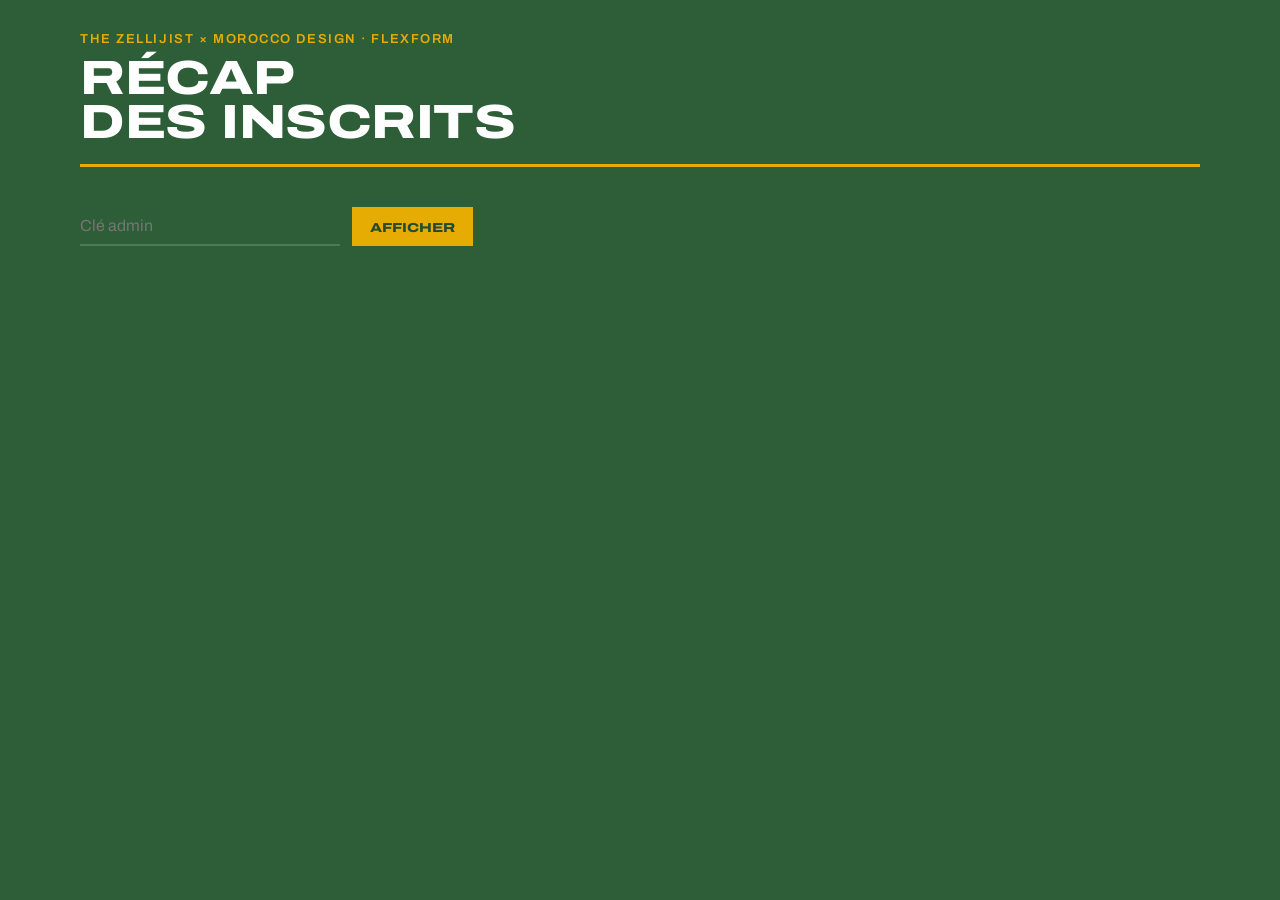
<file: atelier/inscrits.html>
<!doctype html>
<html lang="fr">
<head>
<meta charset="utf-8">
<meta name="viewport" content="width=device-width, initial-scale=1">
<meta name="robots" content="noindex, nofollow">
<title>Inscrits — Atelier Zellije</title>
<link rel="stylesheet" href="assets/brand.css">
<style>
  * { box-sizing: border-box; }
  body { margin: 0; background: var(--md-green); color: var(--md-white); font-family: var(--font-wide); }
  .wrap { max-width: 1200px; margin: 0 auto; padding: 32px clamp(16px, 4vw, 40px) 64px; }
  header { display: flex; justify-content: space-between; align-items: flex-end; gap: 16px; flex-wrap: wrap; border-bottom: 3px solid var(--md-gold); padding-bottom: 20px; }
  h1 { font-size: clamp(28px, 5vw, 48px); line-height: .92; margin: 0; }
  .gold { color: var(--md-gold); }
  .btn { appearance: none; border: 0; cursor: pointer; background: var(--md-gold); color: var(--md-green-deep); font-family: var(--font-wide); font-stretch: 125%; font-weight: 800; text-transform: uppercase; font-size: 13px; padding: 12px 18px 10px; }
  .btn.ghost { background: transparent; color: var(--md-gold); border: 2px solid var(--md-gold); }
  .login { margin-top: 40px; display: flex; gap: 12px; flex-wrap: wrap; }
  .login input { font: inherit; font-size: 16px; color: var(--md-white); background: transparent; border: 0; border-bottom: 2px solid var(--md-green-line); padding: 10px 0; min-width: 260px; }
  .login input:focus { outline: none; border-bottom-color: var(--md-gold); }
  .stats { display: grid; grid-template-columns: repeat(auto-fit, minmax(240px, 1fr)); gap: 16px; margin: 28px 0; }
  .stat { border: 2px solid var(--md-green-line); padding: 18px; }
  .stat .k { font-size: 12px; letter-spacing: .1em; text-transform: uppercase; color: var(--md-gold); }
  .stat .v { font-stretch: 125%; font-weight: 800; font-size: 40px; margin-top: 8px; }
  .stat .v small { font-size: 16px; opacity: .7; }
  .tools { display: flex; gap: 10px; flex-wrap: wrap; align-items: center; margin-bottom: 14px; }
  .tools select { font: inherit; background: var(--md-green-deep); color: var(--md-white); border: 1px solid var(--md-green-line); padding: 8px; }
  .scroll { overflow-x: auto; }
  table { width: 100%; border-collapse: collapse; font-size: 14px; }
  th { text-align: left; font-size: 11px; letter-spacing: .1em; text-transform: uppercase; color: var(--md-gold); border-bottom: 2px solid var(--md-gold); padding: 10px 8px; white-space: nowrap; }
  td { border-bottom: 1px solid var(--md-green-line); padding: 10px 8px; white-space: nowrap; }
  tr.cancel td { opacity: .45; text-decoration: line-through; }
  .msg { margin-top: 16px; min-height: 1.2em; }
  .note { font-size: 13px; opacity: .8; margin-top: 18px; line-height: 1.5; }
  @media print { body { background: #fff; color: #000; } .login, .tools button, header .btn { display: none; } th { color: #000; border-color: #000; } td { border-color: #ccc; } .stat { border-color: #ccc; } }
</style>
</head>
<body>
<div class="wrap">
  <header>
    <div>
      <div class="caps gold" style="font-size:13px;letter-spacing:.12em;margin-bottom:10px">The Zellijist × Morocco Design · Flexform</div>
      <h1 class="wide">Récap<br>des inscrits</h1>
    </div>
    <button class="btn ghost" id="refresh" hidden>Actualiser</button>
  </header>

  <form class="login" id="login">
    <input type="password" id="key" placeholder="Clé admin" autocomplete="current-password">
    <button class="btn" type="submit">Afficher</button>
  </form>
  <div class="msg" id="msg"></div>

  <div id="out" hidden>
    <div class="stats" id="stats"></div>
    <div class="tools">
      <select id="filter"><option value="">Toutes les sessions</option></select>
      <button class="btn" id="csv">Exporter CSV</button>
      <button class="btn ghost" onclick="print()">Imprimer la liste</button>
    </div>
    <div class="scroll">
      <table>
        <thead><tr><th>#</th><th>Session</th><th>Prénom</th><th>Nom</th><th>Email</th><th>Téléphone</th><th>Places</th><th>Société</th><th>Statut</th><th>Inscrit le</th></tr></thead>
        <tbody id="rows"></tbody>
      </table>
    </div>
    <p class="note">Pour annuler une inscription ou pointer les présents, modifier la colonne « Statut » dans le Google Sheet (Confirmé / Présent / Annulé) : la place libérée réapparaît automatiquement sur la page de réservation.</p>
  </div>
</div>

<script>
  // Fonction Vercel du site (api/atelier.js). Mode démo : fichier local, localhost ou ?demo.
  const API_URL = '/api/atelier';
  const DEMO = location.protocol === 'file:' || /^(localhost|127\.0\.0\.1)$/.test(location.hostname) || new URLSearchParams(location.search).has('demo');

  const $ = id => document.getElementById(id);
  let data = null;

  function demoData() {
    let rows = [];
    try { rows = JSON.parse(localStorage.getItem('zellijist-demo') || '[]'); } catch {}
    const labels = { 'mar-06-1200': 'Mardi 6 octobre · 12:00 · Flexform', 'mer-07-1500': 'Mercredi 7 octobre · 15:00 · Flexform' };
    const sessions = {};
    Object.keys(labels).forEach(id => {
      const booked = rows.filter(r => r.session === id).reduce((a, r) => a + r.seats, 0);
      sessions[id] = { label: labels[id], capacity: 8, booked, remaining: Math.max(0, 8 - booked) };
    });
    return { ok: true, sessions, rows: rows.map(r => ({ ...r, sessionId: r.session, session: labels[r.session], status: 'Confirmé' })) };
  }

  async function load() {
    $('msg').textContent = 'Chargement…';
    try {
      if (DEMO) data = demoData();
      else {
        const r = await fetch(`${API_URL}?action=list&cle=${encodeURIComponent($('key').value)}`, { cache: 'no-store' });
        data = await r.json();
      }
      if (!data.ok) { $('msg').textContent = data.error === 'unauthorized' ? 'Clé incorrecte.' : 'Service indisponible (' + data.error + ').'; return; }
      try { sessionStorage.setItem('zk', $('key').value); } catch {}
      $('msg').textContent = !DEMO ? '' : 'Mode démo : inscriptions de ce navigateur uniquement.';
      $('login').hidden = true; $('refresh').hidden = false; $('out').hidden = false;
      draw();
    } catch { $('msg').textContent = 'Impossible de charger les données.'; }
  }

  function draw() {
    const stats = $('stats'); stats.innerHTML = '';
    const filter = $('filter');
    const cur = filter.value;
    filter.length = 1;
    let totB = 0, totC = 0;
    Object.entries(data.sessions).forEach(([id, s]) => {
      totB += s.booked; totC += s.capacity;
      const el = document.createElement('div'); el.className = 'stat';
      el.innerHTML = `<div class="k"></div><div class="v">${s.booked}<small> / ${s.capacity} · ${s.remaining} restante(s)</small></div>`;
      el.querySelector('.k').textContent = s.label;
      stats.append(el);
      filter.add(new Option(s.label, id));
    });
    const t = document.createElement('div'); t.className = 'stat';
    t.innerHTML = `<div class="k">Total</div><div class="v">${totB}<small> / ${totC} places</small></div>`;
    stats.append(t);
    filter.value = cur;

    const tb = $('rows'); tb.innerHTML = '';
    rowsFiltered().forEach((r, i) => {
      const tr = document.createElement('tr');
      if (r.status === 'Annulé') tr.className = 'cancel';
      [i + 1, r.session, r.firstName, r.lastName, r.email, r.phone, r.seats, r.company || '', r.status, fmt(r.date)]
        .forEach(v => { const td = document.createElement('td'); td.textContent = v; tr.append(td); });
      tb.append(tr);
    });
    if (!tb.children.length) tb.innerHTML = '<tr><td colspan="10" style="opacity:.7">Aucune inscription pour le moment.</td></tr>';
  }

  const rowsFiltered = () => data.rows.filter(r => !$('filter').value || r.sessionId === $('filter').value);
  const fmt = d => { const x = new Date(d); return isNaN(x) ? d : x.toLocaleString('fr-FR', { dateStyle: 'short', timeStyle: 'short' }); };

  $('csv').addEventListener('click', () => {
    const head = ['Session', 'Prénom', 'Nom', 'Email', 'Téléphone', 'Places', 'Société', 'Statut', 'Inscrit le'];
    const esc = v => `"${String(v ?? '').replace(/"/g, '""')}"`;
    const lines = [head.map(esc).join(';')].concat(rowsFiltered().map(r =>
      [r.session, r.firstName, r.lastName, r.email, r.phone, r.seats, r.company, r.status, fmt(r.date)].map(esc).join(';')));
    const blob = new Blob(['﻿' + lines.join('\n')], { type: 'text/csv;charset=utf-8' });
    const a = document.createElement('a'); a.href = URL.createObjectURL(blob); a.download = 'inscrits-atelier-zellije.csv'; a.click();
  });
  $('filter').addEventListener('change', draw);
  $('refresh').addEventListener('click', load);
  $('login').addEventListener('submit', e => { e.preventDefault(); load(); });
  try { const k = sessionStorage.getItem('zk'); if (k) { $('key').value = k; load(); } } catch {}
  if (DEMO) load();
</script>
</body>
</html>
</file>
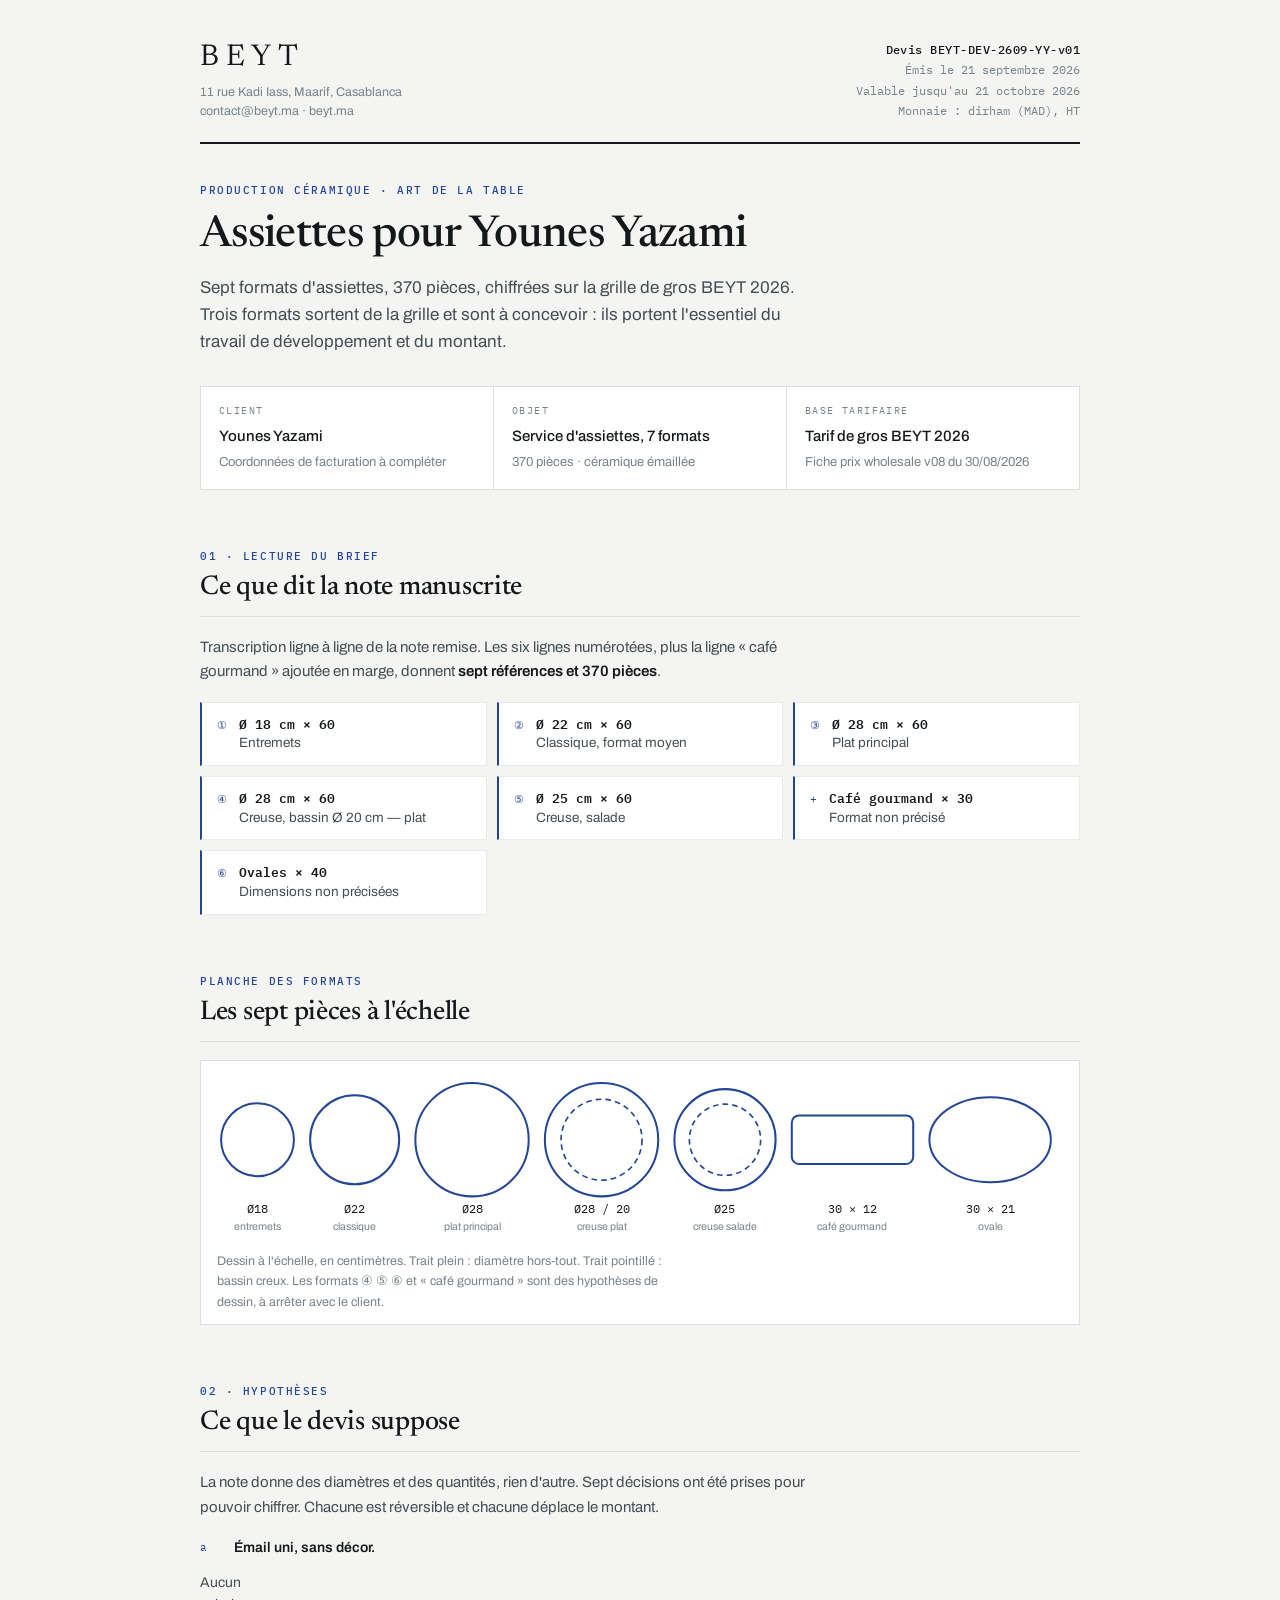
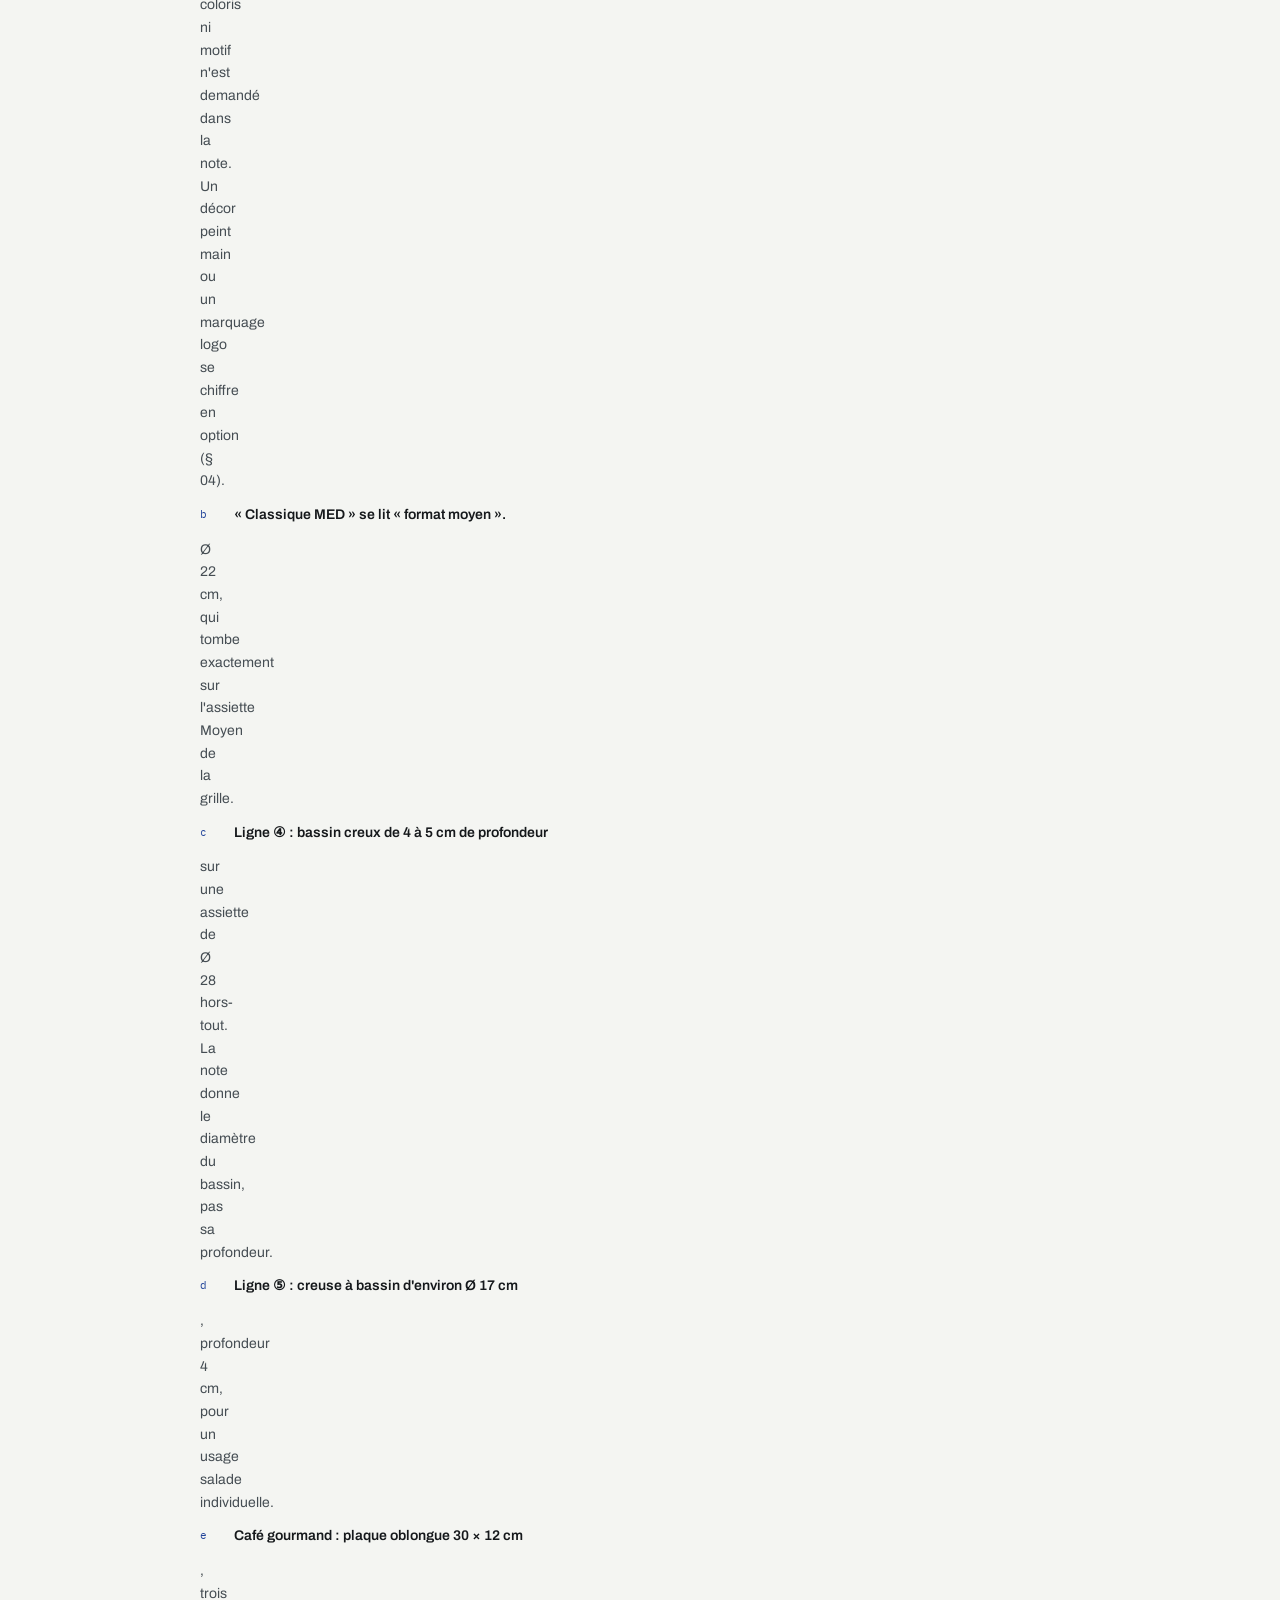
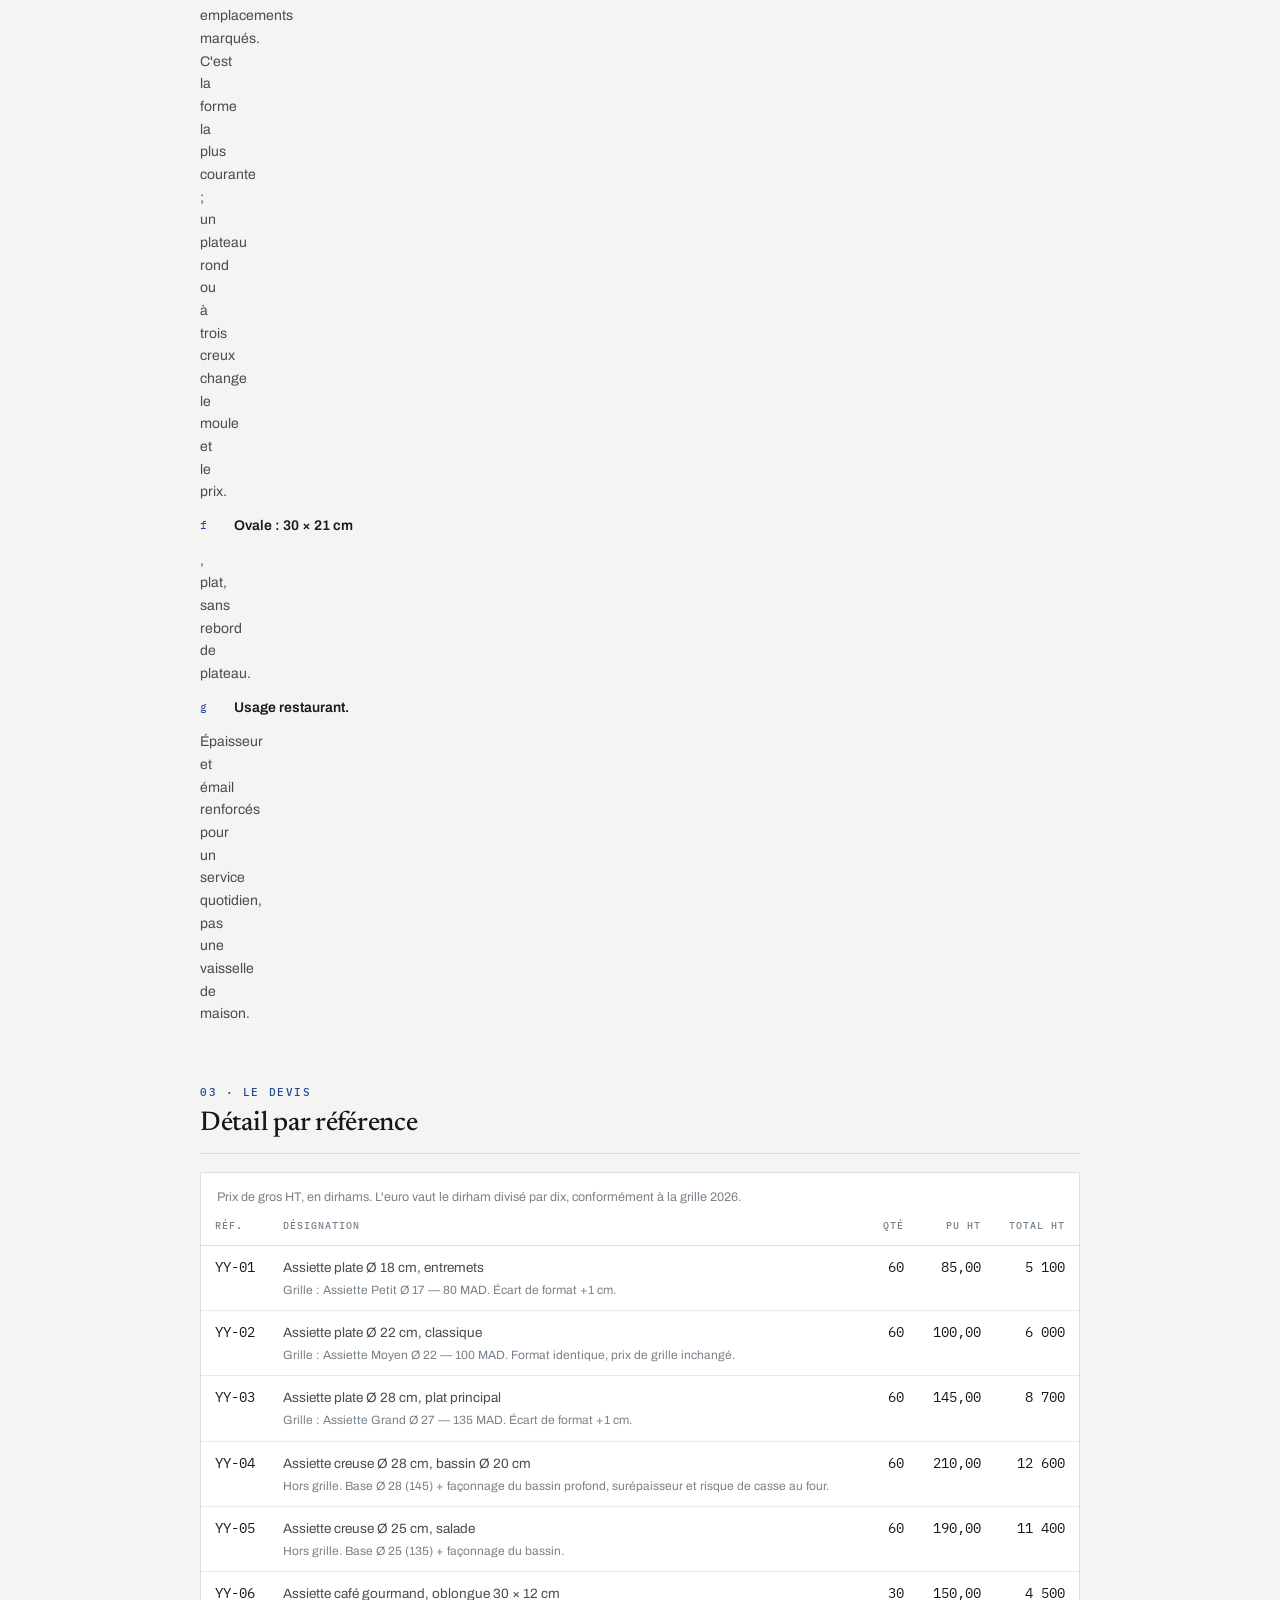
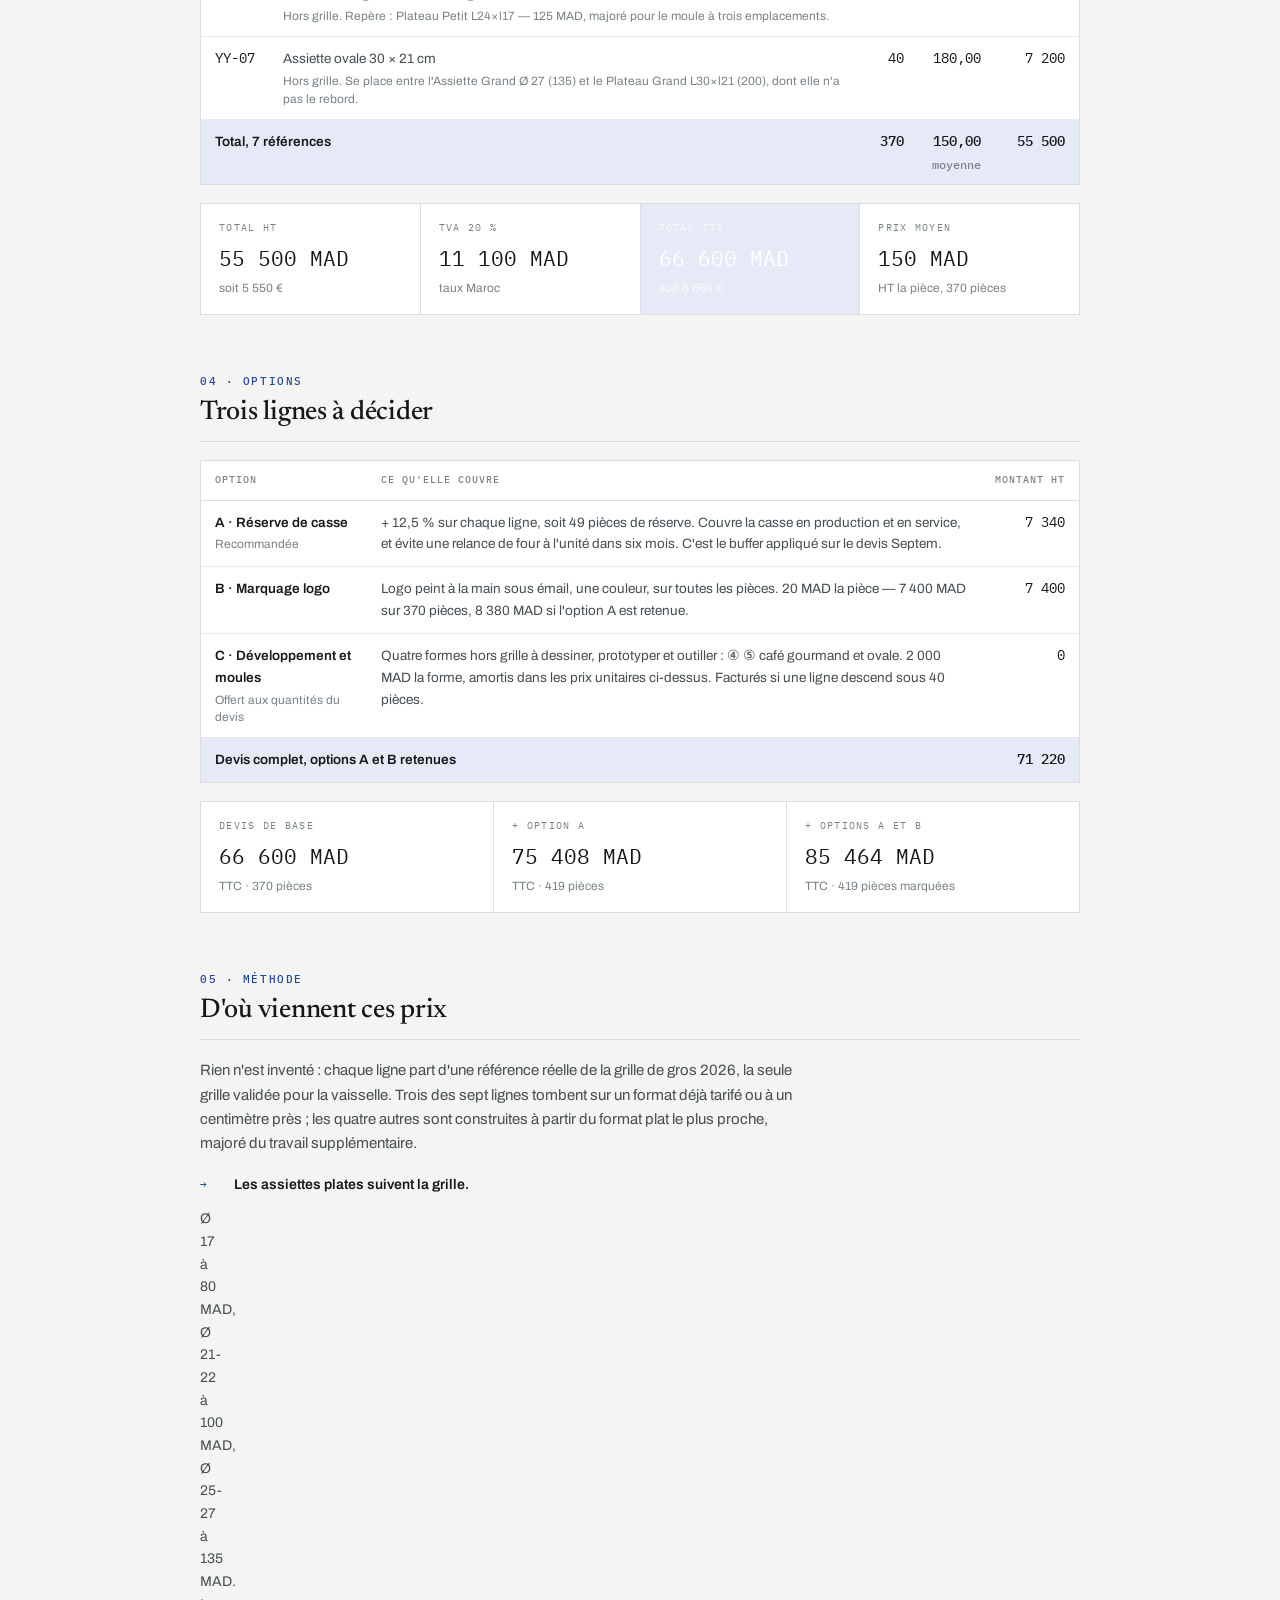
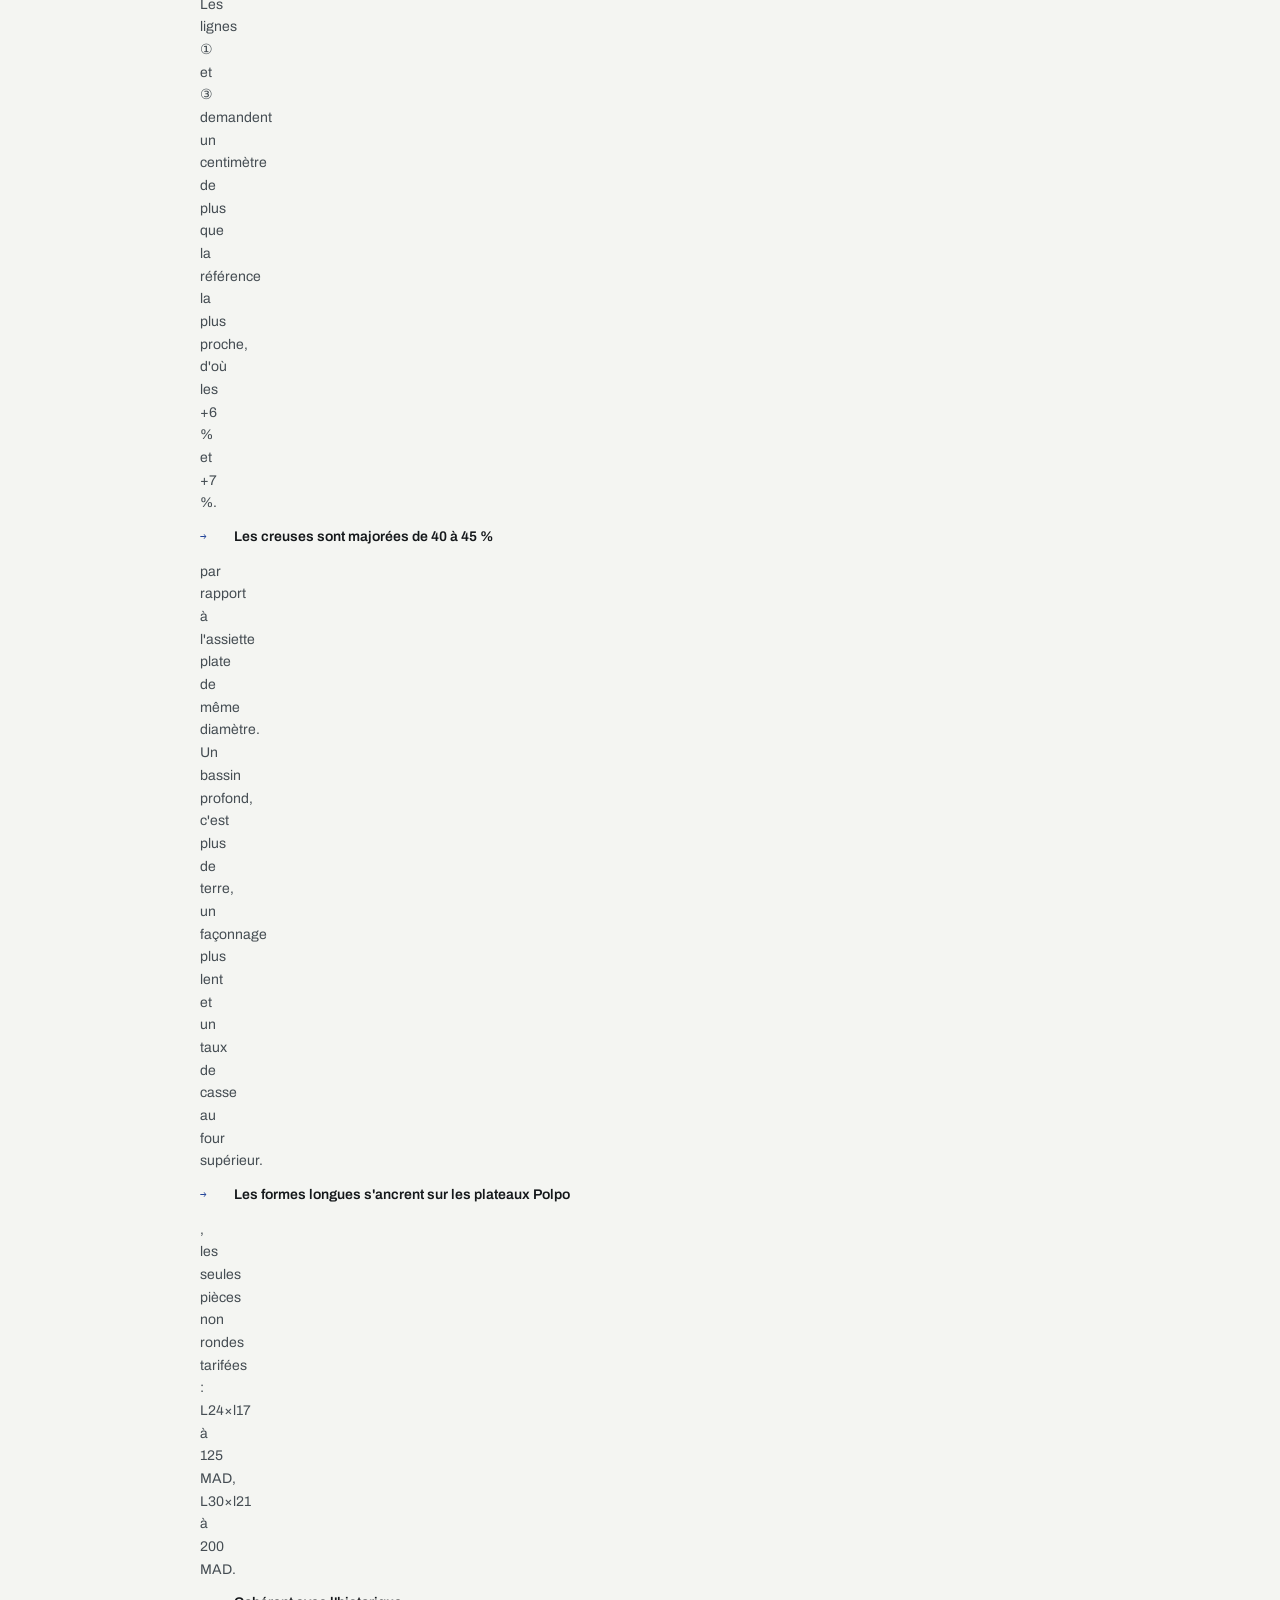
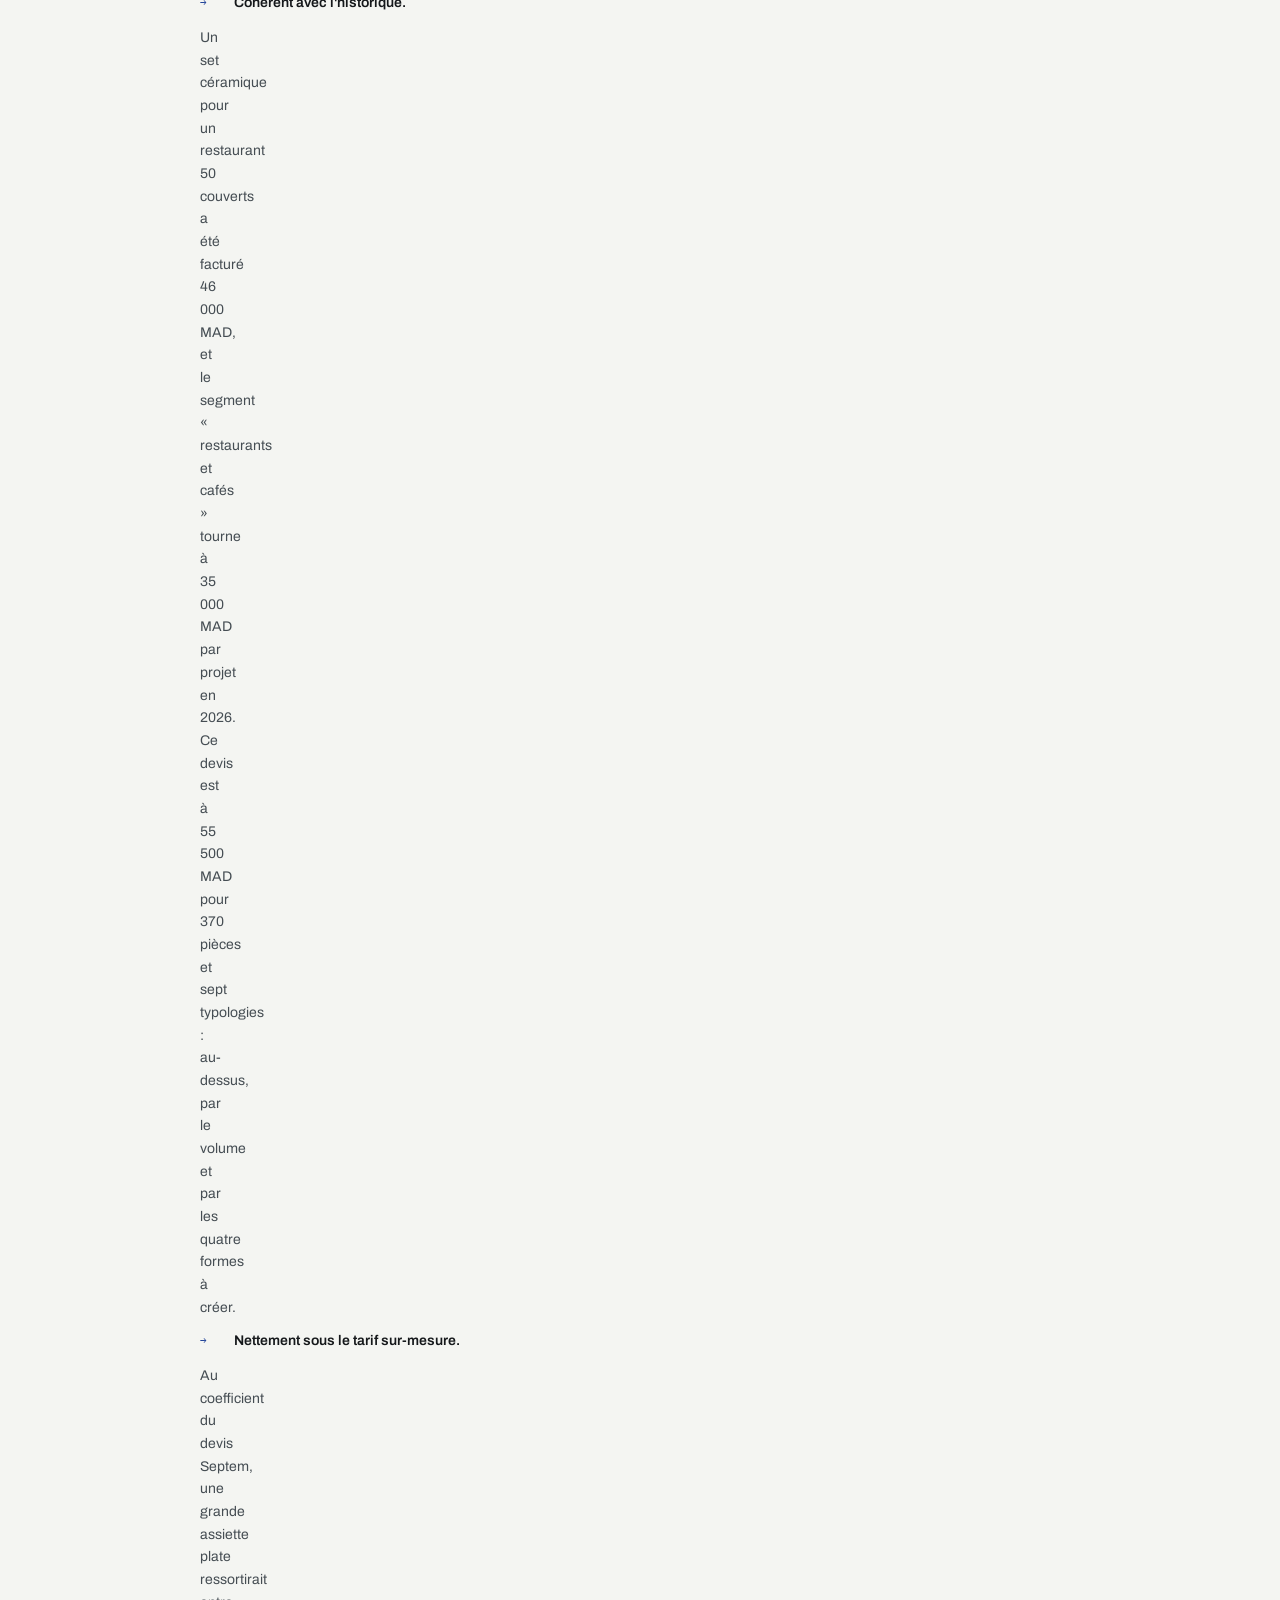
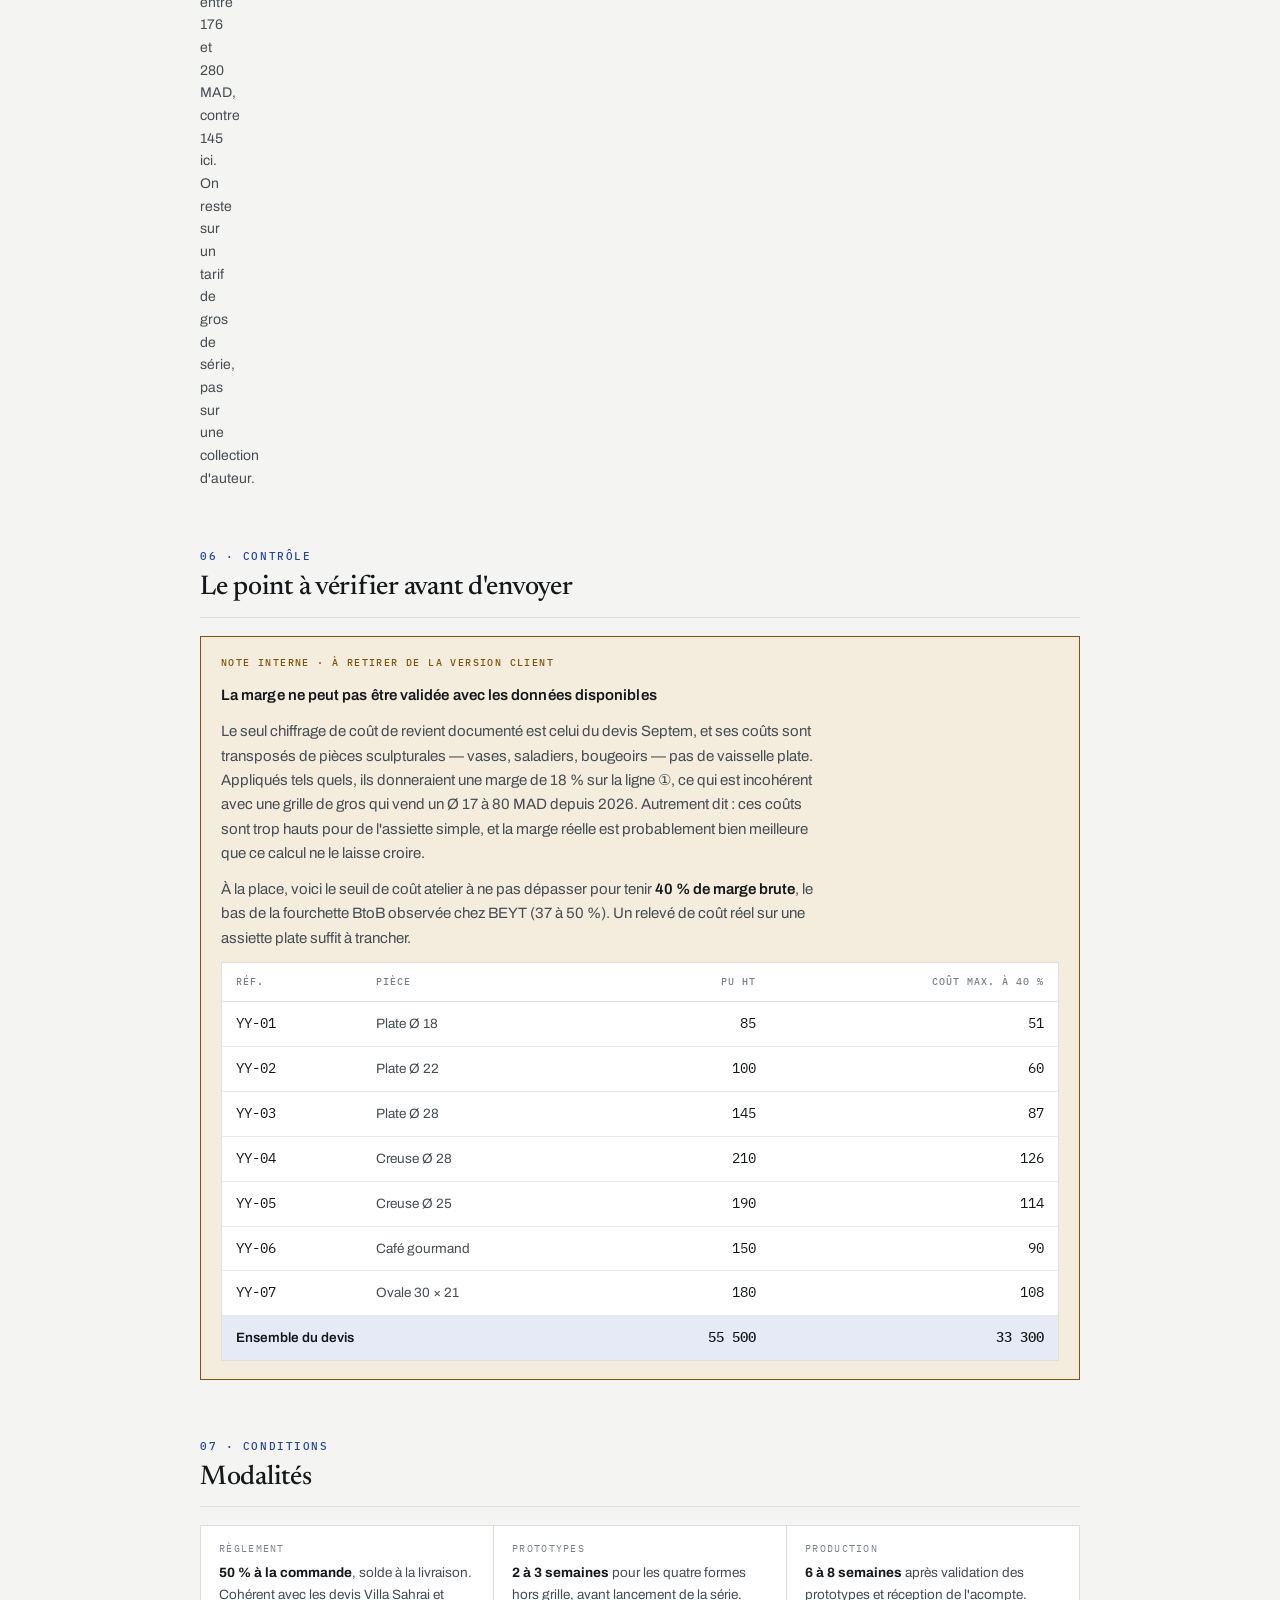
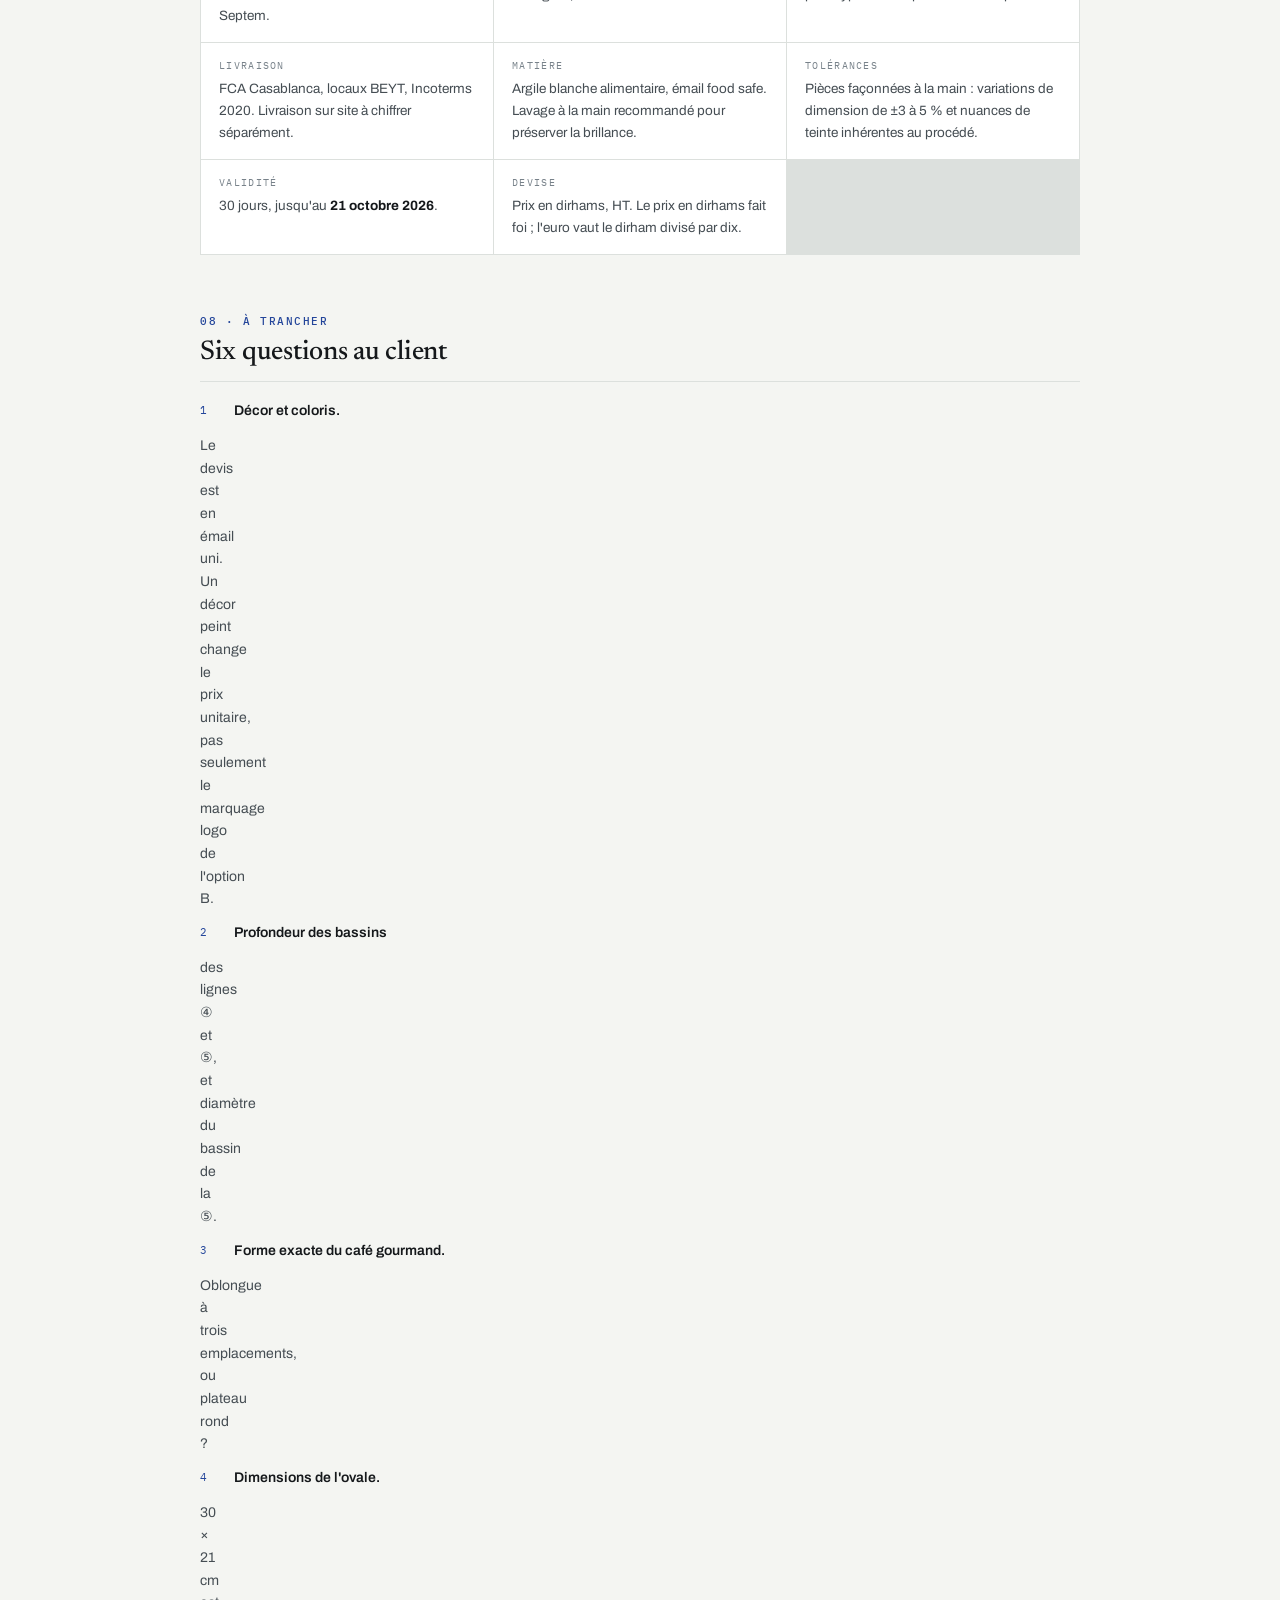
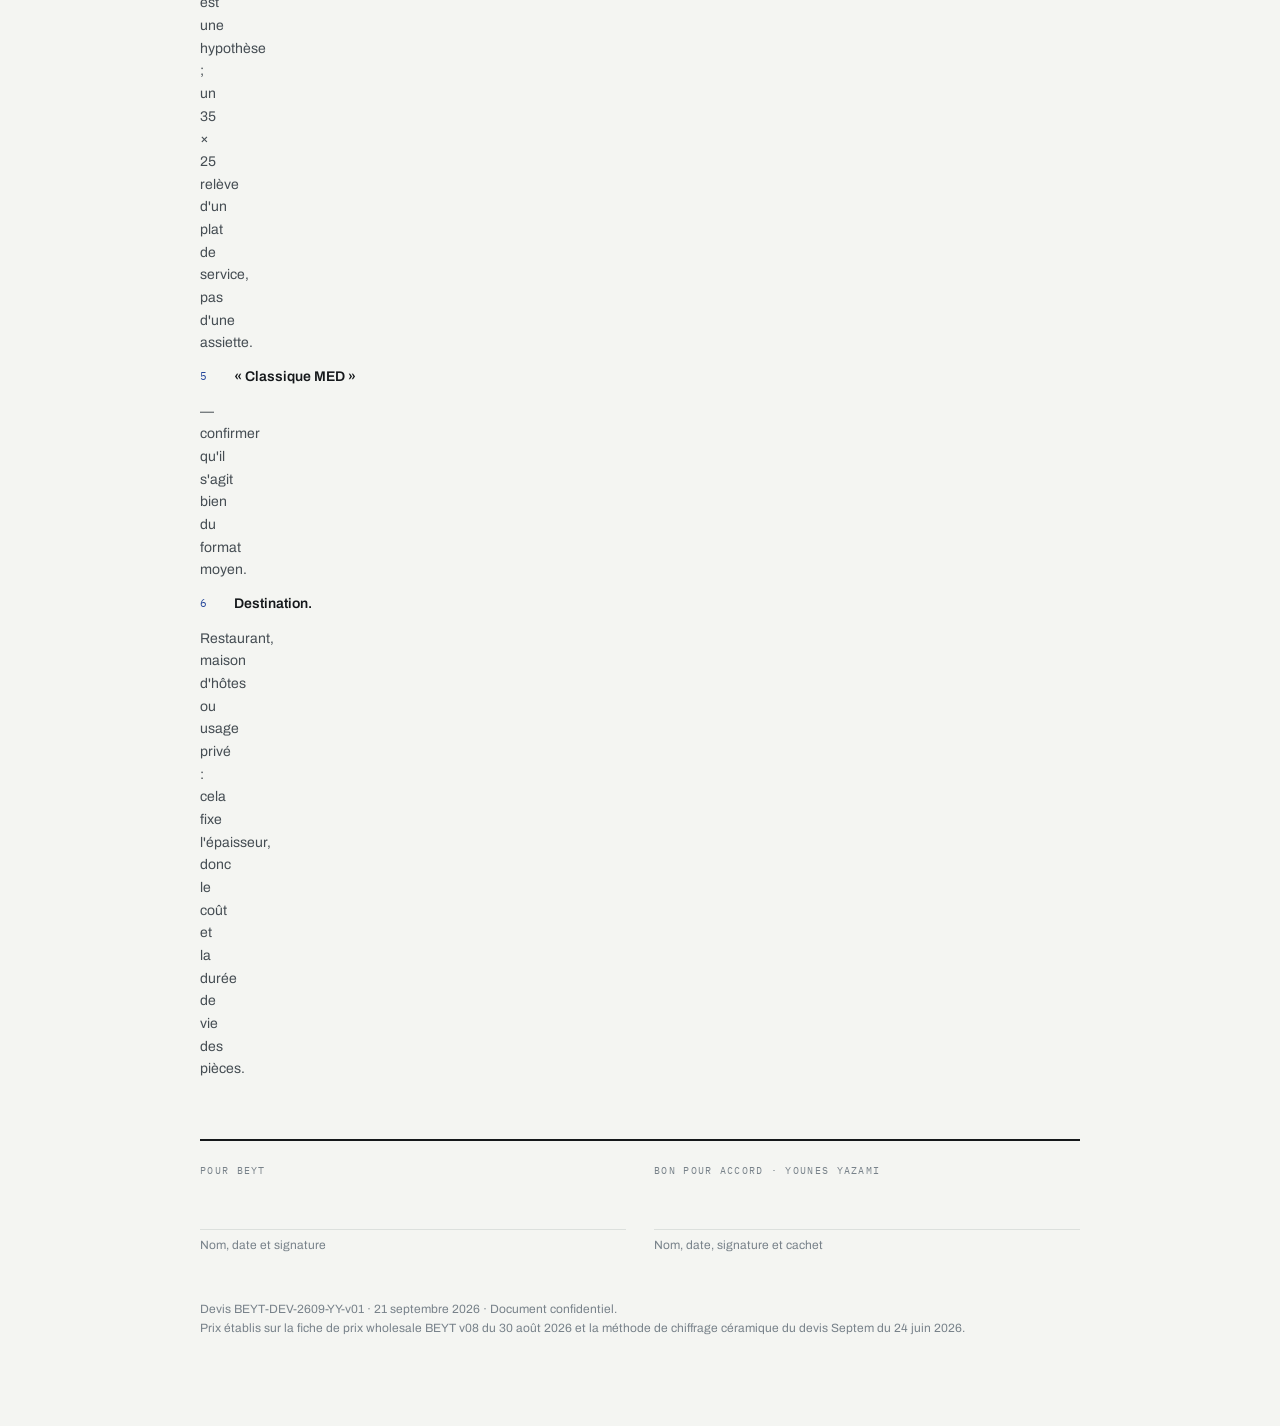
<file: devis/2026-09-21-BEYT-Devis-Assiettes-Yazami-v01.html>
<!DOCTYPE html>
<html lang="fr">
<head>
<meta charset="UTF-8">
<meta name="viewport" content="width=device-width, initial-scale=1.0, viewport-fit=cover">
<title>Devis assiettes Yazami</title>
<link rel="preconnect" href="https://fonts.googleapis.com">
<link rel="preconnect" href="https://fonts.gstatic.com" crossorigin>
<link rel="stylesheet" href="https://fonts.googleapis.com/css2?family=Newsreader:opsz,wght@6..72,400;6..72,500&family=Archivo:wght@400;500;600&family=IBM+Plex+Mono:wght@400;500&display=swap">
<style>
*, *::before, *::after { box-sizing: border-box; }

:root {
  --paper:      #F4F5F2;
  --surface:    #FFFFFF;
  --ink:        #15181B;
  --ink-2:      #454D53;
  --muted:      #78828A;
  --rule:       #DCE0DD;
  --rule-soft:  #E8EBE7;
  --cobalt:     #23459A;
  --cobalt-soft:#E6EAF6;
  --amber:      #7F5410;
  --amber-soft: #F4EDDD;

  --f-display: 'Newsreader', Georgia, 'Times New Roman', serif;
  --f-body:    'Archivo', 'Helvetica Neue', Arial, sans-serif;
  --f-data:    'IBM Plex Mono', ui-monospace, 'SF Mono', Menlo, monospace;

  padding-top: env(safe-area-inset-top, 0px);
  padding-bottom: env(safe-area-inset-bottom, 0px);
  color-scheme: light;
}

@media (prefers-color-scheme: dark) {
  :root:not([data-theme="light"]) {
    --paper:      #101315;
    --surface:    #171B1E;
    --ink:        #EBEEEA;
    --ink-2:      #BDC4C7;
    --muted:      #8B9499;
    --rule:       #2B3135;
    --rule-soft:  #21262A;
    --cobalt:     #94AEEC;
    --cobalt-soft:#1A2337;
    --amber:      #DCAF67;
    --amber-soft: #2A2317;
    color-scheme: dark;
  }
}
:root[data-theme="dark"] {
  --paper:      #101315;
  --surface:    #171B1E;
  --ink:        #EBEEEA;
  --ink-2:      #BDC4C7;
  --muted:      #8B9499;
  --rule:       #2B3135;
  --rule-soft:  #21262A;
  --cobalt:     #94AEEC;
  --cobalt-soft:#1A2337;
  --amber:      #DCAF67;
  --amber-soft: #2A2317;
  color-scheme: dark;
}

html { -webkit-text-size-adjust: 100%; }

body {
  margin: 0;
  background: var(--paper);
  color: var(--ink-2);
  font-family: var(--f-body);
  font-size: 15px;
  line-height: 1.62;
  font-weight: 400;
}

.sheet {
  max-width: 920px;
  margin: 0 auto;
  padding-inline: 20px;
  padding-block: 40px 88px;
}

/* ── TYPE ─────────────────────────────────────────── */
h1, h2, h3 { color: var(--ink); text-wrap: balance; margin: 0; font-weight: 500; }
h1 { font-family: var(--f-display); font-size: clamp(30px, 5.4vw, 44px); line-height: 1.08; letter-spacing: -0.015em; }
h2 { font-family: var(--f-display); font-size: clamp(21px, 3.2vw, 27px); line-height: 1.2; letter-spacing: -0.01em; }
h3 { font-family: var(--f-body); font-size: 15px; font-weight: 600; letter-spacing: 0.005em; }
p  { margin: 0; max-width: 68ch; }
strong { color: var(--ink); font-weight: 600; }
a { color: var(--cobalt); text-underline-offset: 3px; }

.eyebrow {
  font-family: var(--f-data);
  font-size: 10.5px;
  font-weight: 500;
  letter-spacing: 0.15em;
  text-transform: uppercase;
  color: var(--cobalt);
}
.num { font-family: var(--f-data); font-variant-numeric: tabular-nums; }

/* ── HEADER ───────────────────────────────────────── */
.masthead {
  display: flex; flex-wrap: wrap; gap: 20px 32px;
  align-items: flex-end; justify-content: space-between;
  padding-bottom: 20px;
  border-bottom: 2px solid var(--ink);
}
.wordmark {
  font-family: var(--f-display);
  font-size: 30px; line-height: 1;
  letter-spacing: 0.22em; color: var(--ink);
  text-transform: uppercase;
}
.wordmark + .addr {
  margin-top: 10px; font-size: 12.5px; line-height: 1.55; color: var(--muted);
}
.docref { text-align: right; font-family: var(--f-data); font-size: 12px; line-height: 1.7; color: var(--muted); }
.docref b { display: block; color: var(--ink); font-weight: 500; letter-spacing: 0.04em; }

.title-block { margin-top: 38px; display: flex; flex-direction: column; gap: 14px; }
.lede { font-size: 17px; line-height: 1.6; color: var(--ink-2); max-width: 60ch; }

.parties {
  margin-top: 30px;
  display: grid; grid-template-columns: repeat(auto-fit, minmax(220px, 1fr));
  gap: 1px; background: var(--rule);
  border: 1px solid var(--rule);
}
.party { background: var(--surface); padding: 16px 18px; display: flex; flex-direction: column; gap: 5px; }
.party .k { font-family: var(--f-data); font-size: 10px; letter-spacing: 0.14em; text-transform: uppercase; color: var(--muted); }
.party .v { color: var(--ink); font-weight: 500; }
.party .s { font-size: 13px; color: var(--muted); line-height: 1.5; }

/* ── SECTIONS ─────────────────────────────────────── */
section { margin-top: 58px; display: flex; flex-direction: column; gap: 18px; }
.sec-head { display: flex; flex-direction: column; gap: 7px; padding-bottom: 12px; border-bottom: 1px solid var(--rule); }

/* ── BRIEF ────────────────────────────────────────── */
.brief {
  display: grid; grid-template-columns: repeat(auto-fit, minmax(260px, 1fr)); gap: 10px;
}
.brief-line {
  background: var(--surface); border: 1px solid var(--rule-soft);
  border-left: 2px solid var(--cobalt);
  padding: 12px 15px; display: flex; gap: 12px; align-items: baseline;
}
.brief-line .i { font-family: var(--f-data); font-size: 11px; color: var(--cobalt); flex: 0 0 auto; }
.brief-line .t { font-size: 13.5px; line-height: 1.45; }
.brief-line .t b { display: block; color: var(--ink); font-weight: 600; font-family: var(--f-data); font-size: 13px; }

/* ── SCALE DRAWING ────────────────────────────────── */
.plate-scale { border: 1px solid var(--rule); background: var(--surface); padding: 18px 16px 12px; overflow-x: auto; }
.plate-scale svg { display: block; min-width: 660px; width: 100%; height: auto; }
.plate-scale .pl-stroke { stroke: var(--cobalt); }
.plate-scale .pl-dim { fill: var(--ink); }
.plate-scale .pl-use { fill: var(--muted); }
.plate-scale .cap { font-size: 12.5px; color: var(--muted); margin-top: 10px; }

/* ── TABLES ───────────────────────────────────────── */
.tw { overflow-x: auto; border: 1px solid var(--rule); background: var(--surface); }
table { border-collapse: collapse; width: 100%; min-width: 620px; font-size: 13.5px; }
caption { text-align: left; padding: 14px 16px 0; font-size: 12.5px; color: var(--muted); }
th, td { padding: 11px 14px; text-align: left; vertical-align: top; border-bottom: 1px solid var(--rule-soft); }
thead th {
  font-family: var(--f-data); font-size: 10px; font-weight: 500;
  letter-spacing: 0.1em; text-transform: uppercase; color: var(--muted);
  border-bottom: 1px solid var(--rule); white-space: nowrap;
}
td.r, th.r { text-align: right; }
td.n { font-family: var(--f-data); font-variant-numeric: tabular-nums; color: var(--ink); white-space: nowrap; }
td .sub { display: block; font-size: 12px; color: var(--muted); line-height: 1.45; margin-top: 3px; }
tbody tr:last-child td { border-bottom: none; }
tr.total td { border-top: 1px solid var(--rule); background: var(--cobalt-soft); color: var(--ink); font-weight: 600; }
tr.total td.n { font-weight: 500; }

/* ── RECAP ────────────────────────────────────────── */
.recap { display: grid; grid-template-columns: repeat(auto-fit, minmax(190px, 1fr)); gap: 1px; background: var(--rule); border: 1px solid var(--rule); }
.recap > div { background: var(--surface); padding: 16px 18px; display: flex; flex-direction: column; gap: 4px; }
.recap .k { font-family: var(--f-data); font-size: 10px; letter-spacing: 0.13em; text-transform: uppercase; color: var(--muted); }
.recap .v { font-family: var(--f-data); font-variant-numeric: tabular-nums; font-size: 21px; color: var(--ink); }
.recap .x { font-size: 12px; color: var(--muted); }
.recap .hi { background: var(--cobalt); }
.recap .hi .k, .recap .hi .x { color: rgba(255,255,255,0.72); }
.recap .hi .v { color: #FFFFFF; }
:root[data-theme="dark"] .recap .hi, :root:not([data-theme="light"]) .recap .hi { background: var(--cobalt-soft); }
@media (prefers-color-scheme: dark) {
  :root:not([data-theme="light"]) .recap .hi .k, :root:not([data-theme="light"]) .recap .hi .x { color: var(--muted); }
  :root:not([data-theme="light"]) .recap .hi .v { color: var(--cobalt); }
}
:root[data-theme="dark"] .recap .hi .k, :root[data-theme="dark"] .recap .hi .x { color: var(--muted); }
:root[data-theme="dark"] .recap .hi .v { color: var(--cobalt); }

/* ── LISTS ────────────────────────────────────────── */
ul.clean { list-style: none; margin: 0; padding: 0; display: flex; flex-direction: column; gap: 11px; }
ul.clean > li { display: grid; grid-template-columns: 22px 1fr; gap: 12px; font-size: 14px; max-width: 74ch; }
ul.clean > li::before { content: attr(data-m); font-family: var(--f-data); font-size: 11px; color: var(--cobalt); line-height: 1.85; }

/* ── BLOCKS ───────────────────────────────────────── */
.note {
  background: var(--amber-soft); border: 1px solid var(--amber);
  padding: 18px 20px; display: flex; flex-direction: column; gap: 12px;
}
.note .tag {
  font-family: var(--f-data); font-size: 10px; letter-spacing: 0.14em;
  text-transform: uppercase; color: var(--amber); font-weight: 500;
}
.note h3 { color: var(--ink); }
.note p, .note li { color: var(--ink-2); }

.terms { display: grid; grid-template-columns: repeat(auto-fit, minmax(250px, 1fr)); gap: 1px; background: var(--rule); border: 1px solid var(--rule); }
.term { background: var(--surface); padding: 15px 18px; display: flex; flex-direction: column; gap: 4px; }
.term .k { font-family: var(--f-data); font-size: 10px; letter-spacing: 0.13em; text-transform: uppercase; color: var(--muted); }
.term .v { font-size: 13.5px; color: var(--ink-2); }
.term .v b { color: var(--ink); }

.sign { margin-top: 58px; padding-top: 22px; border-top: 2px solid var(--ink); display: flex; flex-wrap: wrap; gap: 28px; justify-content: space-between; align-items: flex-start; }
.sign .box { flex: 1 1 240px; display: flex; flex-direction: column; gap: 6px; }
.sign .k { font-family: var(--f-data); font-size: 10px; letter-spacing: 0.13em; text-transform: uppercase; color: var(--muted); }
.sign .line { margin-top: 44px; border-bottom: 1px solid var(--rule); }
.sign .s { font-size: 12px; color: var(--muted); }

footer { margin-top: 44px; font-size: 12px; color: var(--muted); line-height: 1.6; }

@media (max-width: 560px) {
  .docref { text-align: left; }
  .sheet { padding-block: 28px 64px; }
}
</style>
</head>
<body>
<main class="sheet">

  <header class="masthead">
    <div>
      <div class="wordmark">Beyt</div>
      <div class="addr">
        11 rue Kadi Iass, Maarif, Casablanca<br>
        contact@beyt.ma · beyt.ma
      </div>
    </div>
    <div class="docref">
      <b>Devis BEYT-DEV-2609-YY-v01</b>
      Émis le 21 septembre 2026<br>
      Valable jusqu'au 21 octobre 2026<br>
      Monnaie : dirham (MAD), HT
    </div>
  </header>

  <div class="title-block">
    <span class="eyebrow">Production céramique · art de la table</span>
    <h1>Assiettes pour Younes Yazami</h1>
    <p class="lede">
      Sept formats d'assiettes, 370 pièces, chiffrées sur la grille de gros BEYT 2026.
      Trois formats sortent de la grille et sont à concevoir : ils portent l'essentiel
      du travail de développement et du montant.
    </p>
  </div>

  <div class="parties">
    <div class="party">
      <span class="k">Client</span>
      <span class="v">Younes Yazami</span>
      <span class="s">Coordonnées de facturation à compléter</span>
    </div>
    <div class="party">
      <span class="k">Objet</span>
      <span class="v">Service d'assiettes, 7 formats</span>
      <span class="s">370 pièces · céramique émaillée</span>
    </div>
    <div class="party">
      <span class="k">Base tarifaire</span>
      <span class="v">Tarif de gros BEYT 2026</span>
      <span class="s">Fiche prix wholesale v08 du 30/08/2026</span>
    </div>
  </div>

  <!-- 01 ─────────────────────────────────────────── -->
  <section>
    <div class="sec-head">
      <span class="eyebrow">01 · Lecture du brief</span>
      <h2>Ce que dit la note manuscrite</h2>
    </div>
    <p>
      Transcription ligne à ligne de la note remise. Les six lignes numérotées, plus la ligne
      « café gourmand » ajoutée en marge, donnent <strong>sept références et 370 pièces</strong>.
    </p>
    <div class="brief">
      <div class="brief-line"><span class="i">①</span><span class="t"><b>Ø 18 cm × 60</b>Entremets</span></div>
      <div class="brief-line"><span class="i">②</span><span class="t"><b>Ø 22 cm × 60</b>Classique, format moyen</span></div>
      <div class="brief-line"><span class="i">③</span><span class="t"><b>Ø 28 cm × 60</b>Plat principal</span></div>
      <div class="brief-line"><span class="i">④</span><span class="t"><b>Ø 28 cm × 60</b>Creuse, bassin Ø 20 cm — plat</span></div>
      <div class="brief-line"><span class="i">⑤</span><span class="t"><b>Ø 25 cm × 60</b>Creuse, salade</span></div>
      <div class="brief-line"><span class="i">+</span><span class="t"><b>Café gourmand × 30</b>Format non précisé</span></div>
      <div class="brief-line"><span class="i">⑥</span><span class="t"><b>Ovales × 40</b>Dimensions non précisées</span></div>
    </div>
  </section>

  <!-- PLANCHE ────────────────────────────────────── -->
  <section>
    <div class="sec-head">
      <span class="eyebrow">Planche des formats</span>
      <h2>Les sept pièces à l'échelle</h2>
    </div>
    <div class="plate-scale">
      <svg viewBox="0 0 2090 400" role="img" aria-label="Les sept formats d'assiettes dessinés à la même échelle : Ø18, Ø22, Ø28 plate, Ø28 creuse à bassin Ø20, Ø25 creuse, café gourmand oblong 30 × 12 cm, et ovale 30 × 21 cm.">
        <g class="pl-stroke" fill="none" stroke-width="5">
          <circle cx="100"  cy="150" r="90"/>
          <circle cx="340"  cy="150" r="110"/>
          <circle cx="630"  cy="150" r="140"/>
          <circle cx="950"  cy="150" r="140"/>
          <circle cx="950"  cy="150" r="100" stroke-dasharray="14 10" stroke-width="4"/>
          <circle cx="1255" cy="150" r="125"/>
          <circle cx="1255" cy="150" r="88" stroke-dasharray="14 10" stroke-width="4"/>
          <rect x="1420" y="90" width="300" height="120" rx="18"/>
          <ellipse cx="1910" cy="150" rx="150" ry="105"/>
        </g>
        <g class="pl-dim" font-family="'IBM Plex Mono', monospace" font-size="30" text-anchor="middle">
          <text x="100"  y="330">Ø18</text>
          <text x="340"  y="330">Ø22</text>
          <text x="630"  y="330">Ø28</text>
          <text x="950"  y="330">Ø28 / 20</text>
          <text x="1255" y="330">Ø25</text>
          <text x="1570" y="330">30 × 12</text>
          <text x="1910" y="330">30 × 21</text>
        </g>
        <g class="pl-use" font-family="Archivo, Arial, sans-serif" font-size="26" text-anchor="middle">
          <text x="100"  y="372">entremets</text>
          <text x="340"  y="372">classique</text>
          <text x="630"  y="372">plat principal</text>
          <text x="950"  y="372">creuse plat</text>
          <text x="1255" y="372">creuse salade</text>
          <text x="1570" y="372">café gourmand</text>
          <text x="1910" y="372">ovale</text>
        </g>
      </svg>
      <p class="cap">
        Dessin à l'échelle, en centimètres. Trait plein : diamètre hors-tout. Trait pointillé :
        bassin creux. Les formats ④ ⑤ ⑥ et « café gourmand » sont des hypothèses de dessin,
        à arrêter avec le client.
      </p>
    </div>
  </section>

  <!-- 02 ─────────────────────────────────────────── -->
  <section>
    <div class="sec-head">
      <span class="eyebrow">02 · Hypothèses</span>
      <h2>Ce que le devis suppose</h2>
    </div>
    <p>
      La note donne des diamètres et des quantités, rien d'autre. Sept décisions ont été prises
      pour pouvoir chiffrer. Chacune est réversible et chacune déplace le montant.
    </p>
    <ul class="clean">
      <li data-m="a"><strong>Émail uni, sans décor.</strong> Aucun coloris ni motif n'est demandé dans la note. Un décor peint main ou un marquage logo se chiffre en option (§ 04).</li>
      <li data-m="b"><strong>« Classique MED » se lit « format moyen ».</strong> Ø 22 cm, qui tombe exactement sur l'assiette Moyen de la grille.</li>
      <li data-m="c"><strong>Ligne ④ : bassin creux de 4 à 5 cm de profondeur</strong> sur une assiette de Ø 28 hors-tout. La note donne le diamètre du bassin, pas sa profondeur.</li>
      <li data-m="d"><strong>Ligne ⑤ : creuse à bassin d'environ Ø 17 cm</strong>, profondeur 4 cm, pour un usage salade individuelle.</li>
      <li data-m="e"><strong>Café gourmand : plaque oblongue 30 × 12 cm</strong>, trois emplacements marqués. C'est la forme la plus courante ; un plateau rond ou à trois creux change le moule et le prix.</li>
      <li data-m="f"><strong>Ovale : 30 × 21 cm</strong>, plat, sans rebord de plateau.</li>
      <li data-m="g"><strong>Usage restaurant.</strong> Épaisseur et émail renforcés pour un service quotidien, pas une vaisselle de maison.</li>
    </ul>
  </section>

  <!-- 03 ─────────────────────────────────────────── -->
  <section>
    <div class="sec-head">
      <span class="eyebrow">03 · Le devis</span>
      <h2>Détail par référence</h2>
    </div>
    <div class="tw">
      <table>
        <caption>Prix de gros HT, en dirhams. L'euro vaut le dirham divisé par dix, conformément à la grille 2026.</caption>
        <thead>
          <tr>
            <th>Réf.</th>
            <th>Désignation</th>
            <th class="r">Qté</th>
            <th class="r">PU HT</th>
            <th class="r">Total HT</th>
          </tr>
        </thead>
        <tbody>
          <tr>
            <td class="n">YY-01</td>
            <td>Assiette plate Ø 18 cm, entremets<span class="sub">Grille : Assiette Petit Ø 17 — 80 MAD. Écart de format +1 cm.</span></td>
            <td class="r n">60</td>
            <td class="r n">85,00</td>
            <td class="r n">5 100</td>
          </tr>
          <tr>
            <td class="n">YY-02</td>
            <td>Assiette plate Ø 22 cm, classique<span class="sub">Grille : Assiette Moyen Ø 22 — 100 MAD. Format identique, prix de grille inchangé.</span></td>
            <td class="r n">60</td>
            <td class="r n">100,00</td>
            <td class="r n">6 000</td>
          </tr>
          <tr>
            <td class="n">YY-03</td>
            <td>Assiette plate Ø 28 cm, plat principal<span class="sub">Grille : Assiette Grand Ø 27 — 135 MAD. Écart de format +1 cm.</span></td>
            <td class="r n">60</td>
            <td class="r n">145,00</td>
            <td class="r n">8 700</td>
          </tr>
          <tr>
            <td class="n">YY-04</td>
            <td>Assiette creuse Ø 28 cm, bassin Ø 20 cm<span class="sub">Hors grille. Base Ø 28 (145) + façonnage du bassin profond, surépaisseur et risque de casse au four.</span></td>
            <td class="r n">60</td>
            <td class="r n">210,00</td>
            <td class="r n">12 600</td>
          </tr>
          <tr>
            <td class="n">YY-05</td>
            <td>Assiette creuse Ø 25 cm, salade<span class="sub">Hors grille. Base Ø 25 (135) + façonnage du bassin.</span></td>
            <td class="r n">60</td>
            <td class="r n">190,00</td>
            <td class="r n">11 400</td>
          </tr>
          <tr>
            <td class="n">YY-06</td>
            <td>Assiette café gourmand, oblongue 30 × 12 cm<span class="sub">Hors grille. Repère : Plateau Petit L24×l17 — 125 MAD, majoré pour le moule à trois emplacements.</span></td>
            <td class="r n">30</td>
            <td class="r n">150,00</td>
            <td class="r n">4 500</td>
          </tr>
          <tr>
            <td class="n">YY-07</td>
            <td>Assiette ovale 30 × 21 cm<span class="sub">Hors grille. Se place entre l'Assiette Grand Ø 27 (135) et le Plateau Grand L30×l21 (200), dont elle n'a pas le rebord.</span></td>
            <td class="r n">40</td>
            <td class="r n">180,00</td>
            <td class="r n">7 200</td>
          </tr>
          <tr class="total">
            <td colspan="2">Total, 7 références</td>
            <td class="r n">370</td>
            <td class="r n">150,00<span class="sub">moyenne</span></td>
            <td class="r n">55 500</td>
          </tr>
        </tbody>
      </table>
    </div>

    <div class="recap">
      <div><span class="k">Total HT</span><span class="v">55 500 MAD</span><span class="x">soit 5 550 €</span></div>
      <div><span class="k">TVA 20 %</span><span class="v">11 100 MAD</span><span class="x">taux Maroc</span></div>
      <div class="hi"><span class="k">Total TTC</span><span class="v">66 600 MAD</span><span class="x">soit 6 660 €</span></div>
      <div><span class="k">Prix moyen</span><span class="v">150 MAD</span><span class="x">HT la pièce, 370 pièces</span></div>
    </div>
  </section>

  <!-- 04 ─────────────────────────────────────────── -->
  <section>
    <div class="sec-head">
      <span class="eyebrow">04 · Options</span>
      <h2>Trois lignes à décider</h2>
    </div>
    <div class="tw">
      <table>
        <thead>
          <tr>
            <th>Option</th>
            <th>Ce qu'elle couvre</th>
            <th class="r">Montant HT</th>
          </tr>
        </thead>
        <tbody>
          <tr>
            <td><strong>A · Réserve de casse</strong><span class="sub">Recommandée</span></td>
            <td>+ 12,5 % sur chaque ligne, soit 49 pièces de réserve. Couvre la casse en production et en service, et évite une relance de four à l'unité dans six mois. C'est le buffer appliqué sur le devis Septem.</td>
            <td class="r n">7 340</td>
          </tr>
          <tr>
            <td><strong>B · Marquage logo</strong></td>
            <td>Logo peint à la main sous émail, une couleur, sur toutes les pièces. 20 MAD la pièce — 7 400 MAD sur 370 pièces, 8 380 MAD si l'option A est retenue.</td>
            <td class="r n">7 400</td>
          </tr>
          <tr>
            <td><strong>C · Développement et moules</strong><span class="sub">Offert aux quantités du devis</span></td>
            <td>Quatre formes hors grille à dessiner, prototyper et outiller : ④ ⑤ café gourmand et ovale. 2 000 MAD la forme, amortis dans les prix unitaires ci-dessus. Facturés si une ligne descend sous 40 pièces.</td>
            <td class="r n">0</td>
          </tr>
          <tr class="total">
            <td colspan="2">Devis complet, options A et B retenues</td>
            <td class="r n">71 220</td>
          </tr>
        </tbody>
      </table>
    </div>
    <div class="recap">
      <div><span class="k">Devis de base</span><span class="v">66 600 MAD</span><span class="x">TTC · 370 pièces</span></div>
      <div><span class="k">+ Option A</span><span class="v">75 408 MAD</span><span class="x">TTC · 419 pièces</span></div>
      <div><span class="k">+ Options A et B</span><span class="v">85 464 MAD</span><span class="x">TTC · 419 pièces marquées</span></div>
    </div>
  </section>

  <!-- 05 ─────────────────────────────────────────── -->
  <section>
    <div class="sec-head">
      <span class="eyebrow">05 · Méthode</span>
      <h2>D'où viennent ces prix</h2>
    </div>
    <p>
      Rien n'est inventé : chaque ligne part d'une référence réelle de la grille de gros 2026,
      la seule grille validée pour la vaisselle. Trois des sept lignes tombent sur un format
      déjà tarifé ou à un centimètre près ; les quatre autres sont construites à partir du
      format plat le plus proche, majoré du travail supplémentaire.
    </p>
    <ul class="clean">
      <li data-m="→"><strong>Les assiettes plates suivent la grille.</strong> Ø 17 à 80 MAD, Ø 21-22 à 100 MAD, Ø 25-27 à 135 MAD. Les lignes ① et ③ demandent un centimètre de plus que la référence la plus proche, d'où les +6 % et +7 %.</li>
      <li data-m="→"><strong>Les creuses sont majorées de 40 à 45 %</strong> par rapport à l'assiette plate de même diamètre. Un bassin profond, c'est plus de terre, un façonnage plus lent et un taux de casse au four supérieur.</li>
      <li data-m="→"><strong>Les formes longues s'ancrent sur les plateaux Polpo</strong>, les seules pièces non rondes tarifées : L24×l17 à 125 MAD, L30×l21 à 200 MAD.</li>
      <li data-m="→"><strong>Cohérent avec l'historique.</strong> Un set céramique pour un restaurant 50 couverts a été facturé 46 000 MAD, et le segment « restaurants et cafés » tourne à 35 000 MAD par projet en 2026. Ce devis est à 55 500 MAD pour 370 pièces et sept typologies : au-dessus, par le volume et par les quatre formes à créer.</li>
      <li data-m="→"><strong>Nettement sous le tarif sur-mesure.</strong> Au coefficient du devis Septem, une grande assiette plate ressortirait entre 176 et 280 MAD, contre 145 ici. On reste sur un tarif de gros de série, pas sur une collection d'auteur.</li>
    </ul>
  </section>

  <!-- 06 ─────────────────────────────────────────── -->
  <section>
    <div class="sec-head">
      <span class="eyebrow">06 · Contrôle</span>
      <h2>Le point à vérifier avant d'envoyer</h2>
    </div>
    <div class="note">
      <span class="tag">Note interne · à retirer de la version client</span>
      <h3>La marge ne peut pas être validée avec les données disponibles</h3>
      <p>
        Le seul chiffrage de coût de revient documenté est celui du devis Septem, et ses coûts
        sont transposés de pièces sculpturales — vases, saladiers, bougeoirs — pas de vaisselle
        plate. Appliqués tels quels, ils donneraient une marge de 18 % sur la ligne ①, ce qui
        est incohérent avec une grille de gros qui vend un Ø 17 à 80 MAD depuis 2026. Autrement
        dit : ces coûts sont trop hauts pour de l'assiette simple, et la marge réelle est
        probablement bien meilleure que ce calcul ne le laisse croire.
      </p>
      <p>
        À la place, voici le seuil de coût atelier à ne pas dépasser pour tenir <strong>40 % de
        marge brute</strong>, le bas de la fourchette BtoB observée chez BEYT (37 à 50 %).
        Un relevé de coût réel sur une assiette plate suffit à trancher.
      </p>
      <div class="tw">
        <table>
          <thead>
            <tr>
              <th>Réf.</th>
              <th>Pièce</th>
              <th class="r">PU HT</th>
              <th class="r">Coût max. à 40 %</th>
            </tr>
          </thead>
          <tbody>
            <tr><td class="n">YY-01</td><td>Plate Ø 18</td><td class="r n">85</td><td class="r n">51</td></tr>
            <tr><td class="n">YY-02</td><td>Plate Ø 22</td><td class="r n">100</td><td class="r n">60</td></tr>
            <tr><td class="n">YY-03</td><td>Plate Ø 28</td><td class="r n">145</td><td class="r n">87</td></tr>
            <tr><td class="n">YY-04</td><td>Creuse Ø 28</td><td class="r n">210</td><td class="r n">126</td></tr>
            <tr><td class="n">YY-05</td><td>Creuse Ø 25</td><td class="r n">190</td><td class="r n">114</td></tr>
            <tr><td class="n">YY-06</td><td>Café gourmand</td><td class="r n">150</td><td class="r n">90</td></tr>
            <tr><td class="n">YY-07</td><td>Ovale 30 × 21</td><td class="r n">180</td><td class="r n">108</td></tr>
            <tr class="total"><td colspan="2">Ensemble du devis</td><td class="r n">55 500</td><td class="r n">33 300</td></tr>
          </tbody>
        </table>
      </div>
    </div>
  </section>

  <!-- 07 ─────────────────────────────────────────── -->
  <section>
    <div class="sec-head">
      <span class="eyebrow">07 · Conditions</span>
      <h2>Modalités</h2>
    </div>
    <div class="terms">
      <div class="term"><span class="k">Règlement</span><span class="v"><b>50 % à la commande</b>, solde à la livraison. Cohérent avec les devis Villa Sahrai et Septem.</span></div>
      <div class="term"><span class="k">Prototypes</span><span class="v"><b>2 à 3 semaines</b> pour les quatre formes hors grille, avant lancement de la série.</span></div>
      <div class="term"><span class="k">Production</span><span class="v"><b>6 à 8 semaines</b> après validation des prototypes et réception de l'acompte.</span></div>
      <div class="term"><span class="k">Livraison</span><span class="v">FCA Casablanca, locaux BEYT, Incoterms 2020. Livraison sur site à chiffrer séparément.</span></div>
      <div class="term"><span class="k">Matière</span><span class="v">Argile blanche alimentaire, émail food safe. Lavage à la main recommandé pour préserver la brillance.</span></div>
      <div class="term"><span class="k">Tolérances</span><span class="v">Pièces façonnées à la main : variations de dimension de ±3 à 5 % et nuances de teinte inhérentes au procédé.</span></div>
      <div class="term"><span class="k">Validité</span><span class="v">30 jours, jusqu'au <b>21 octobre 2026</b>.</span></div>
      <div class="term"><span class="k">Devise</span><span class="v">Prix en dirhams, HT. Le prix en dirhams fait foi ; l'euro vaut le dirham divisé par dix.</span></div>
    </div>
  </section>

  <!-- 08 ─────────────────────────────────────────── -->
  <section>
    <div class="sec-head">
      <span class="eyebrow">08 · À trancher</span>
      <h2>Six questions au client</h2>
    </div>
    <ul class="clean">
      <li data-m="1"><strong>Décor et coloris.</strong> Le devis est en émail uni. Un décor peint change le prix unitaire, pas seulement le marquage logo de l'option B.</li>
      <li data-m="2"><strong>Profondeur des bassins</strong> des lignes ④ et ⑤, et diamètre du bassin de la ⑤.</li>
      <li data-m="3"><strong>Forme exacte du café gourmand.</strong> Oblongue à trois emplacements, ou plateau rond ?</li>
      <li data-m="4"><strong>Dimensions de l'ovale.</strong> 30 × 21 cm est une hypothèse ; un 35 × 25 relève d'un plat de service, pas d'une assiette.</li>
      <li data-m="5"><strong>« Classique MED »</strong> — confirmer qu'il s'agit bien du format moyen.</li>
      <li data-m="6"><strong>Destination.</strong> Restaurant, maison d'hôtes ou usage privé : cela fixe l'épaisseur, donc le coût et la durée de vie des pièces.</li>
    </ul>
  </section>

  <div class="sign">
    <div class="box">
      <span class="k">Pour BEYT</span>
      <span class="line"></span>
      <span class="s">Nom, date et signature</span>
    </div>
    <div class="box">
      <span class="k">Bon pour accord · Younes Yazami</span>
      <span class="line"></span>
      <span class="s">Nom, date, signature et cachet</span>
    </div>
  </div>

  <footer>
    Devis BEYT-DEV-2609-YY-v01 · 21 septembre 2026 · Document confidentiel.<br>
    Prix établis sur la fiche de prix wholesale BEYT v08 du 30 août 2026 et la méthode de
    chiffrage céramique du devis Septem du 24 juin 2026.
  </footer>

</main>
</body>
</html>
</file>
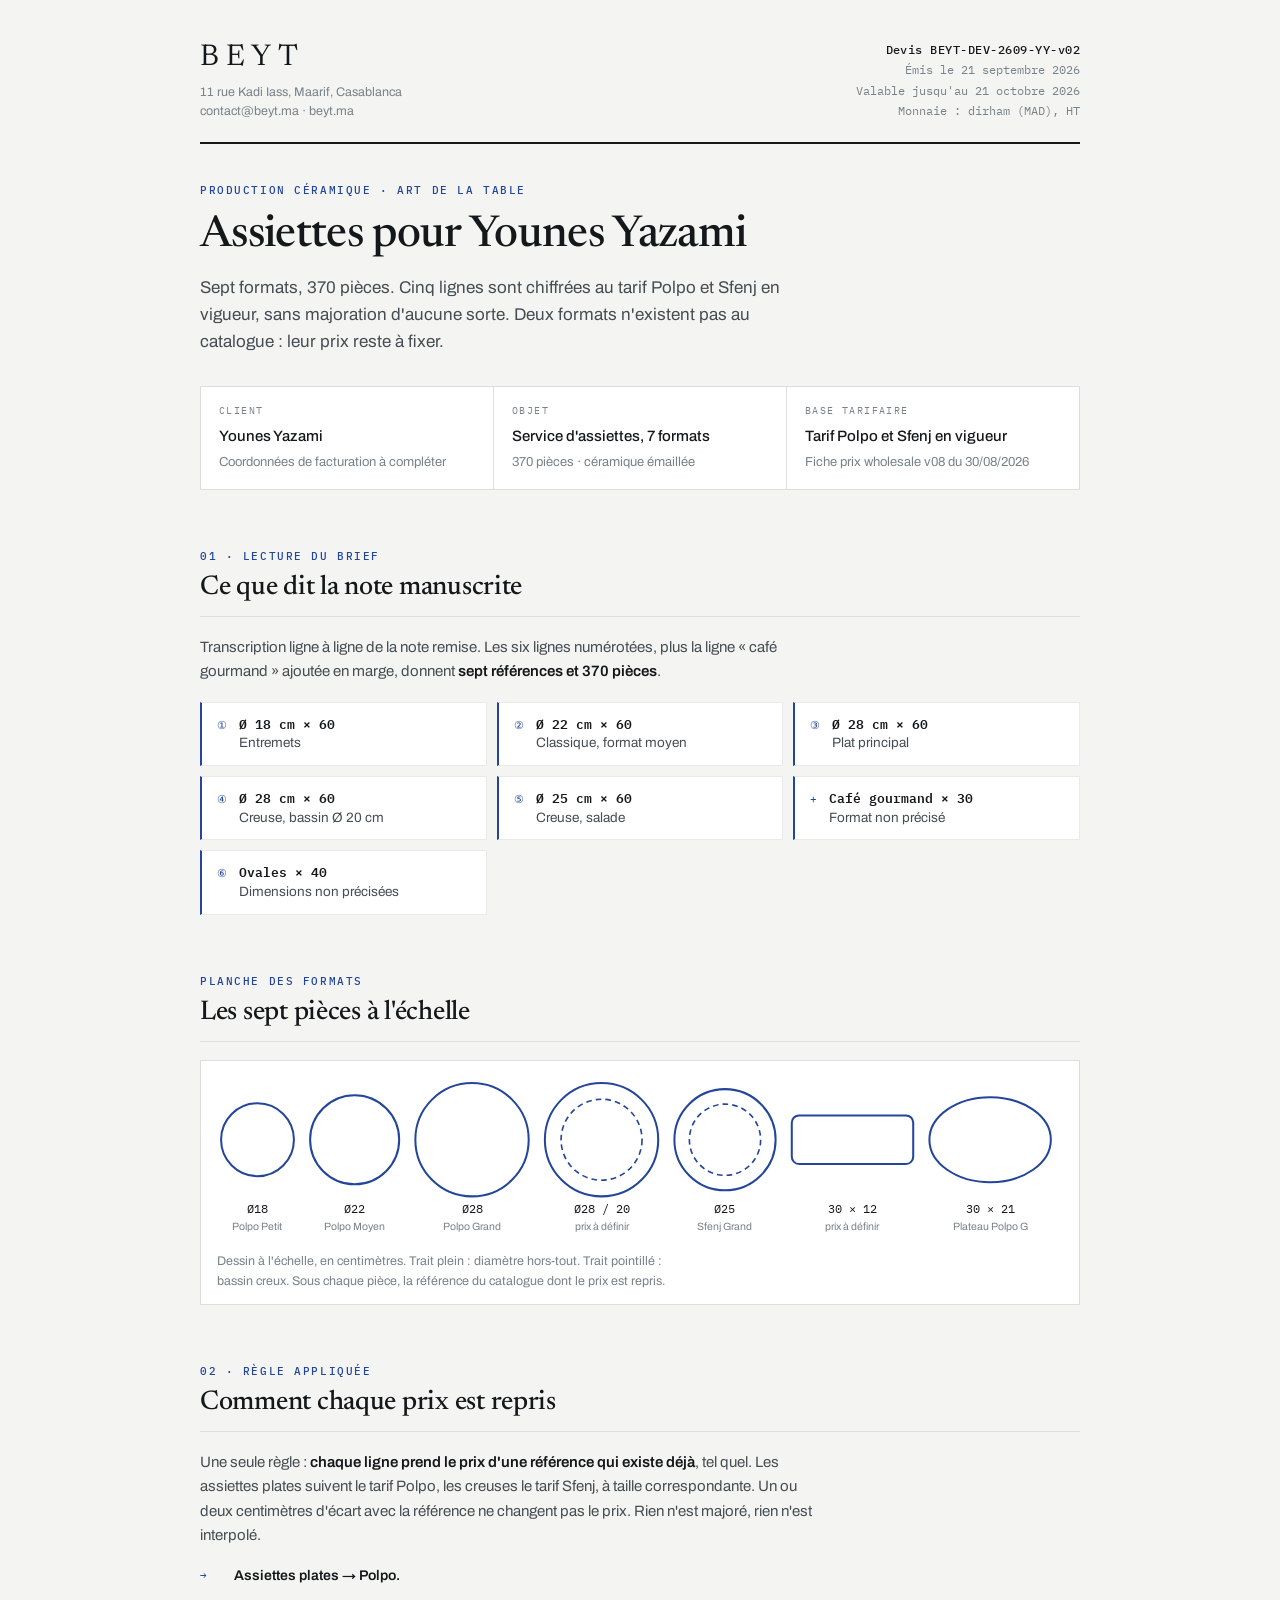
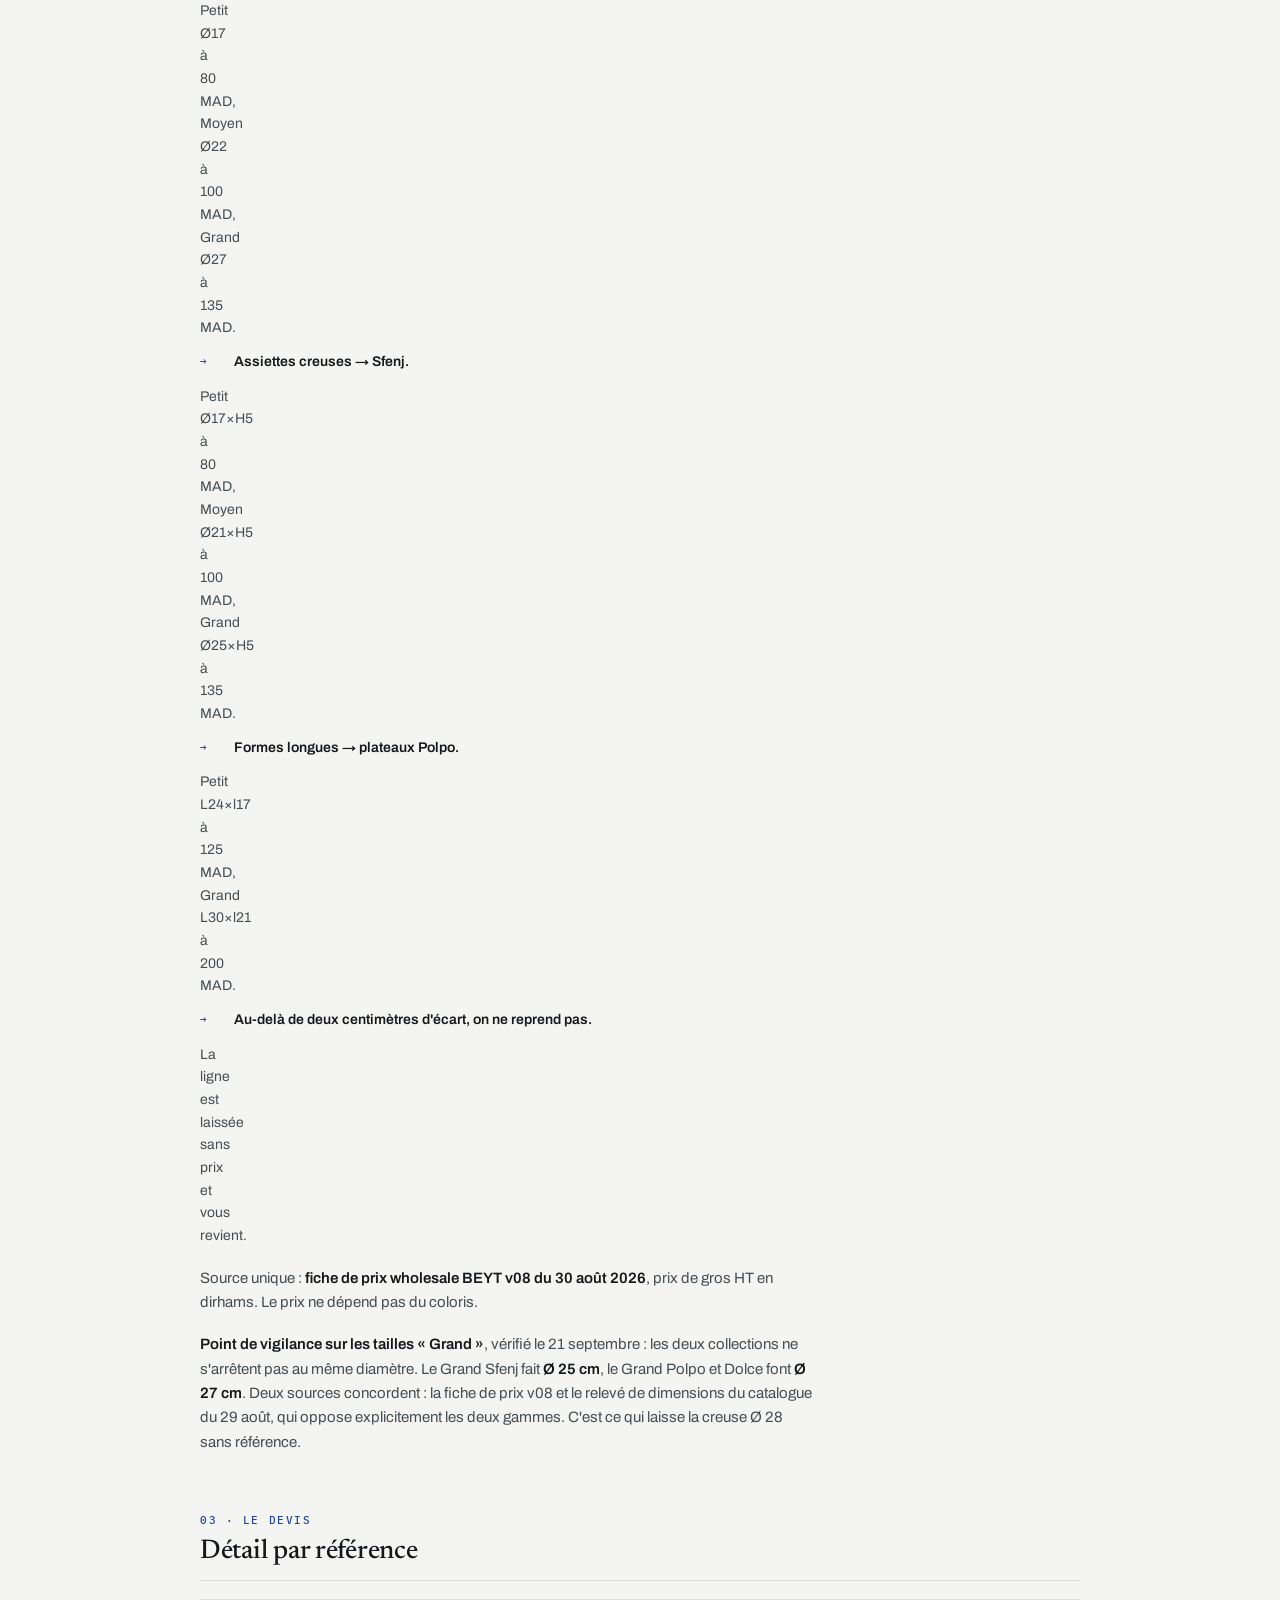
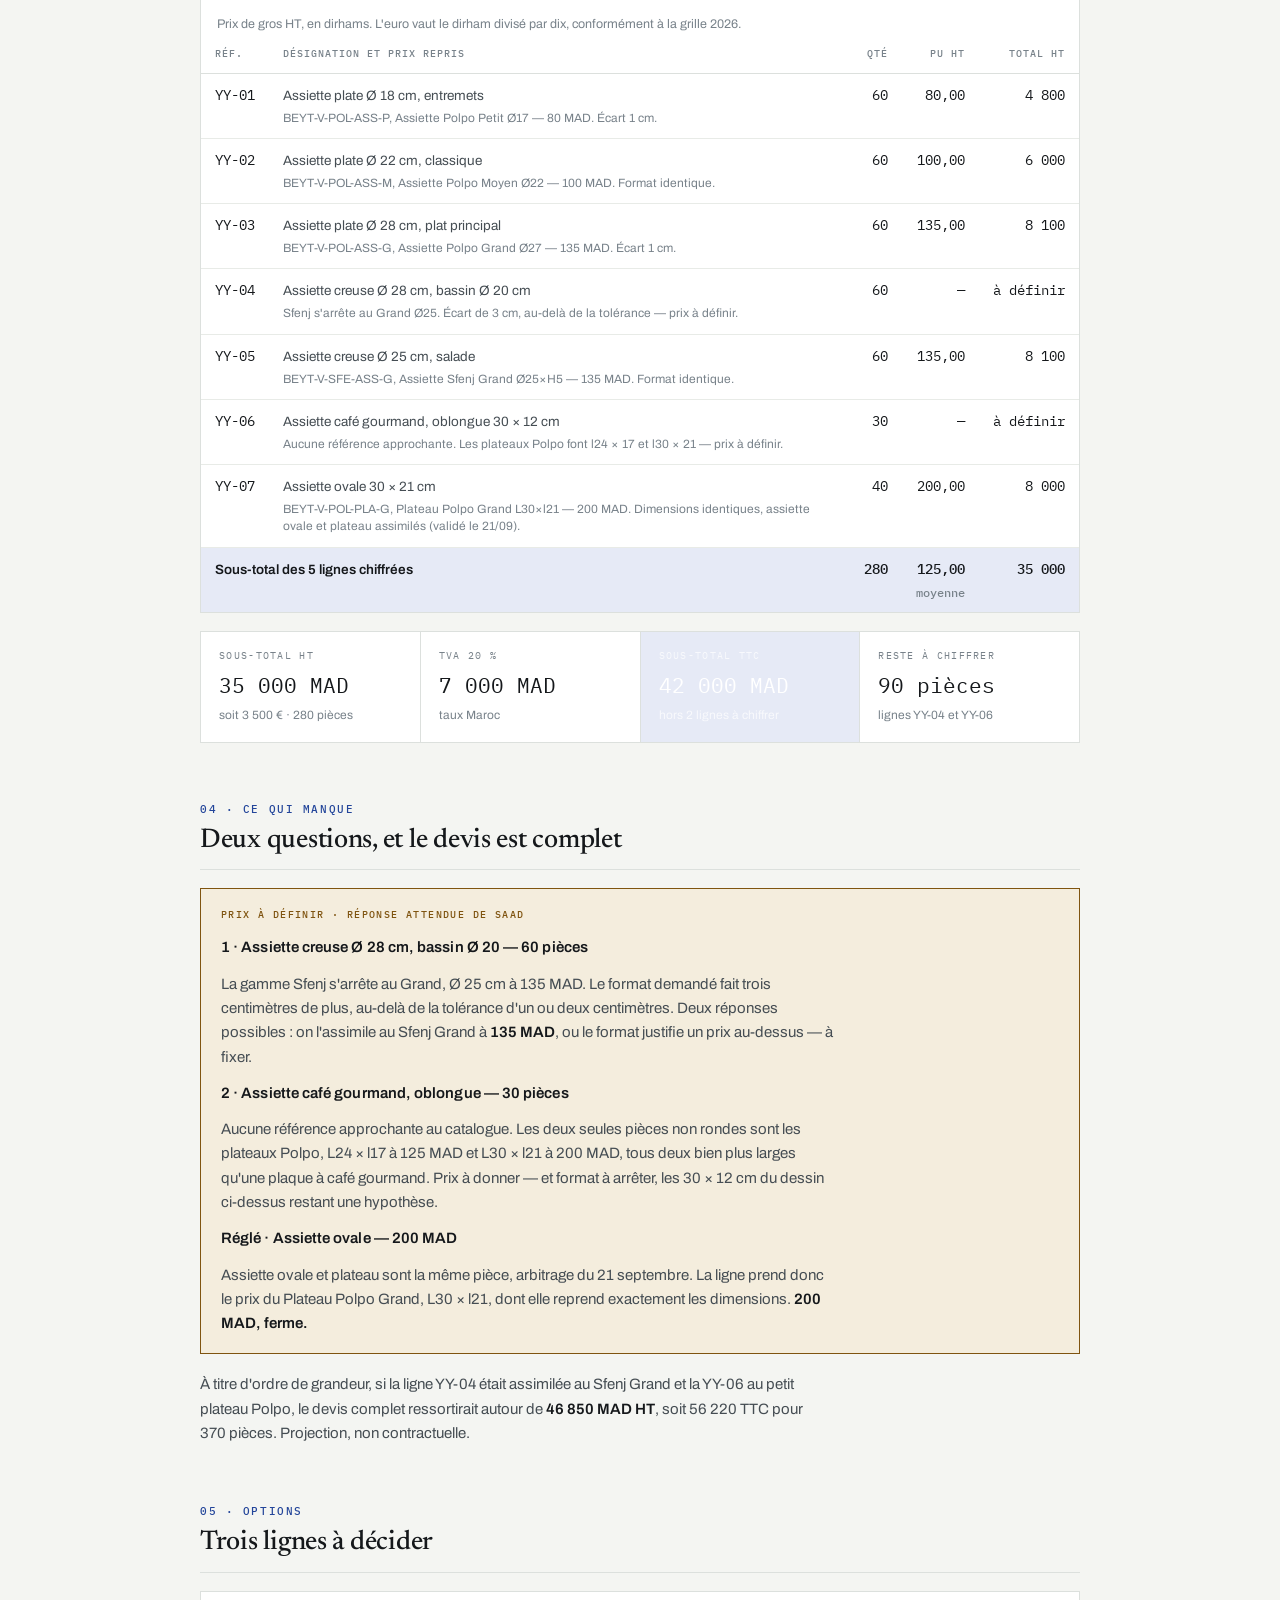
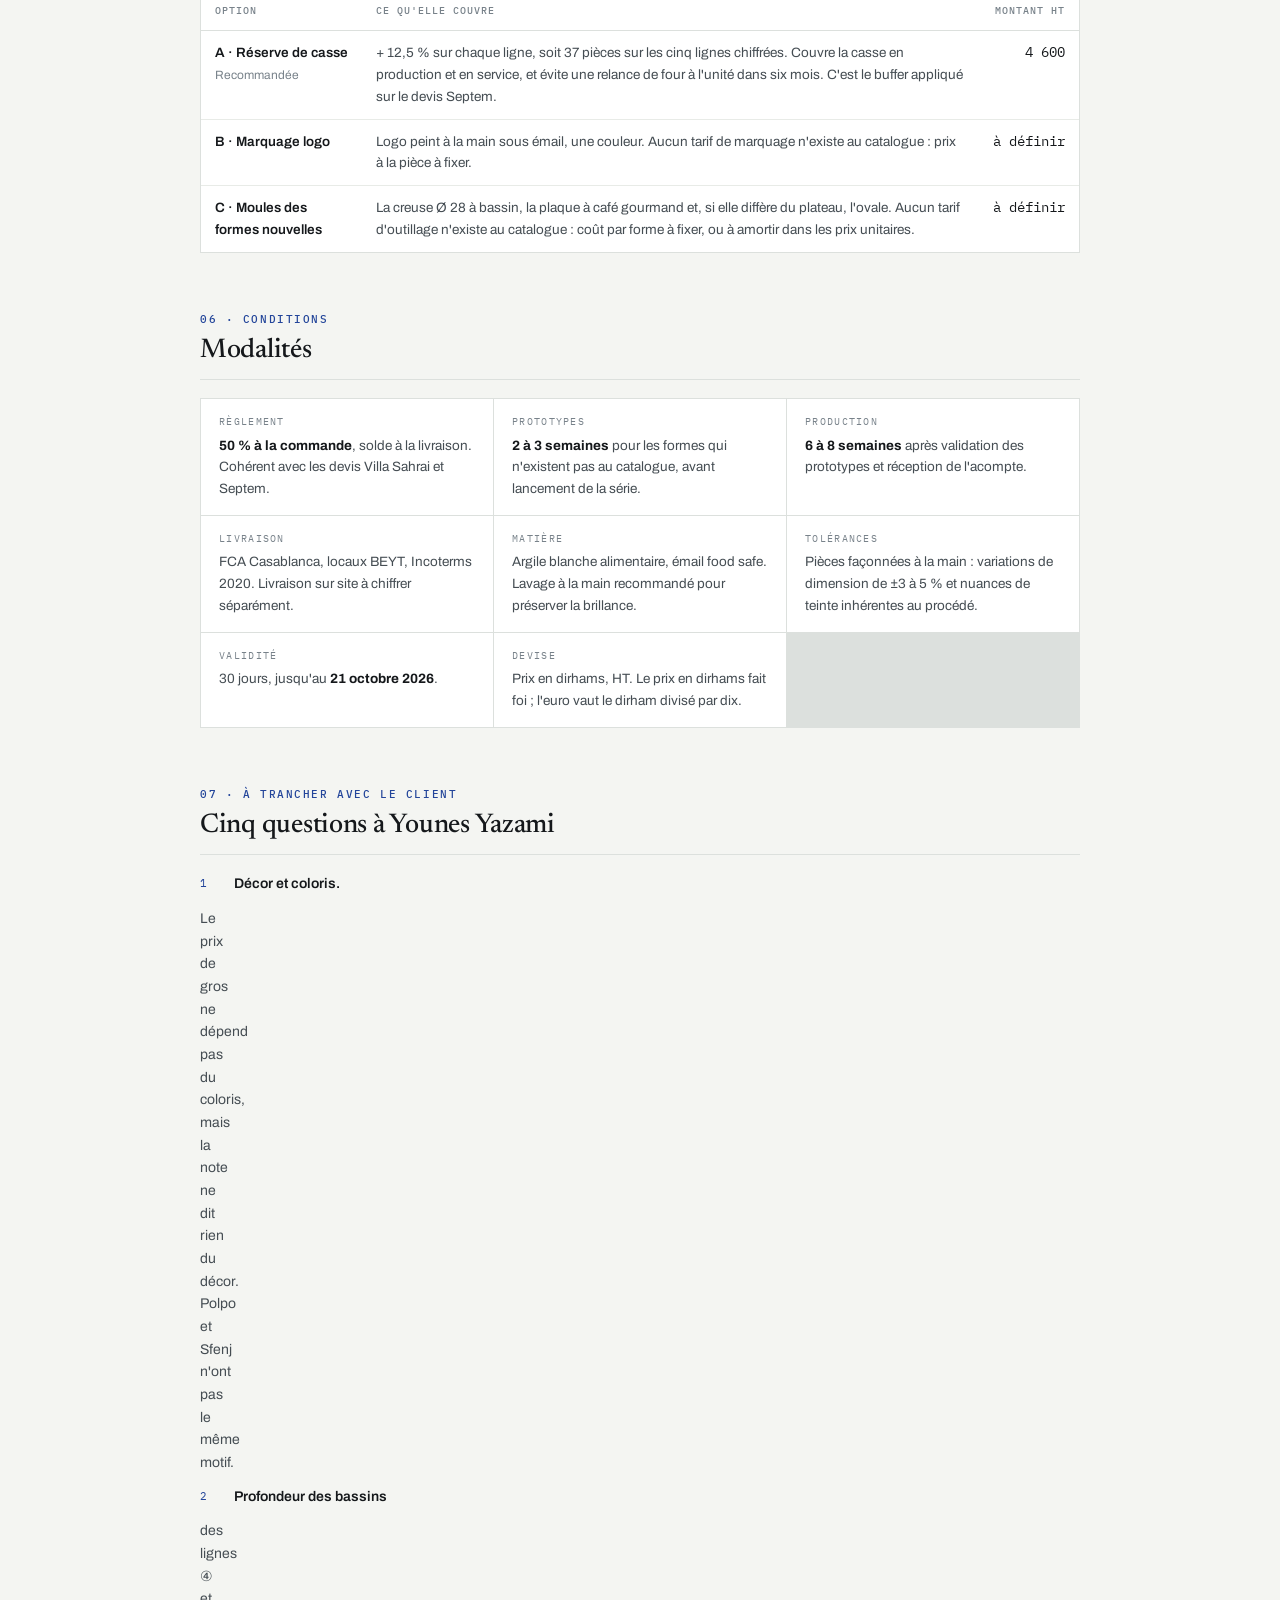
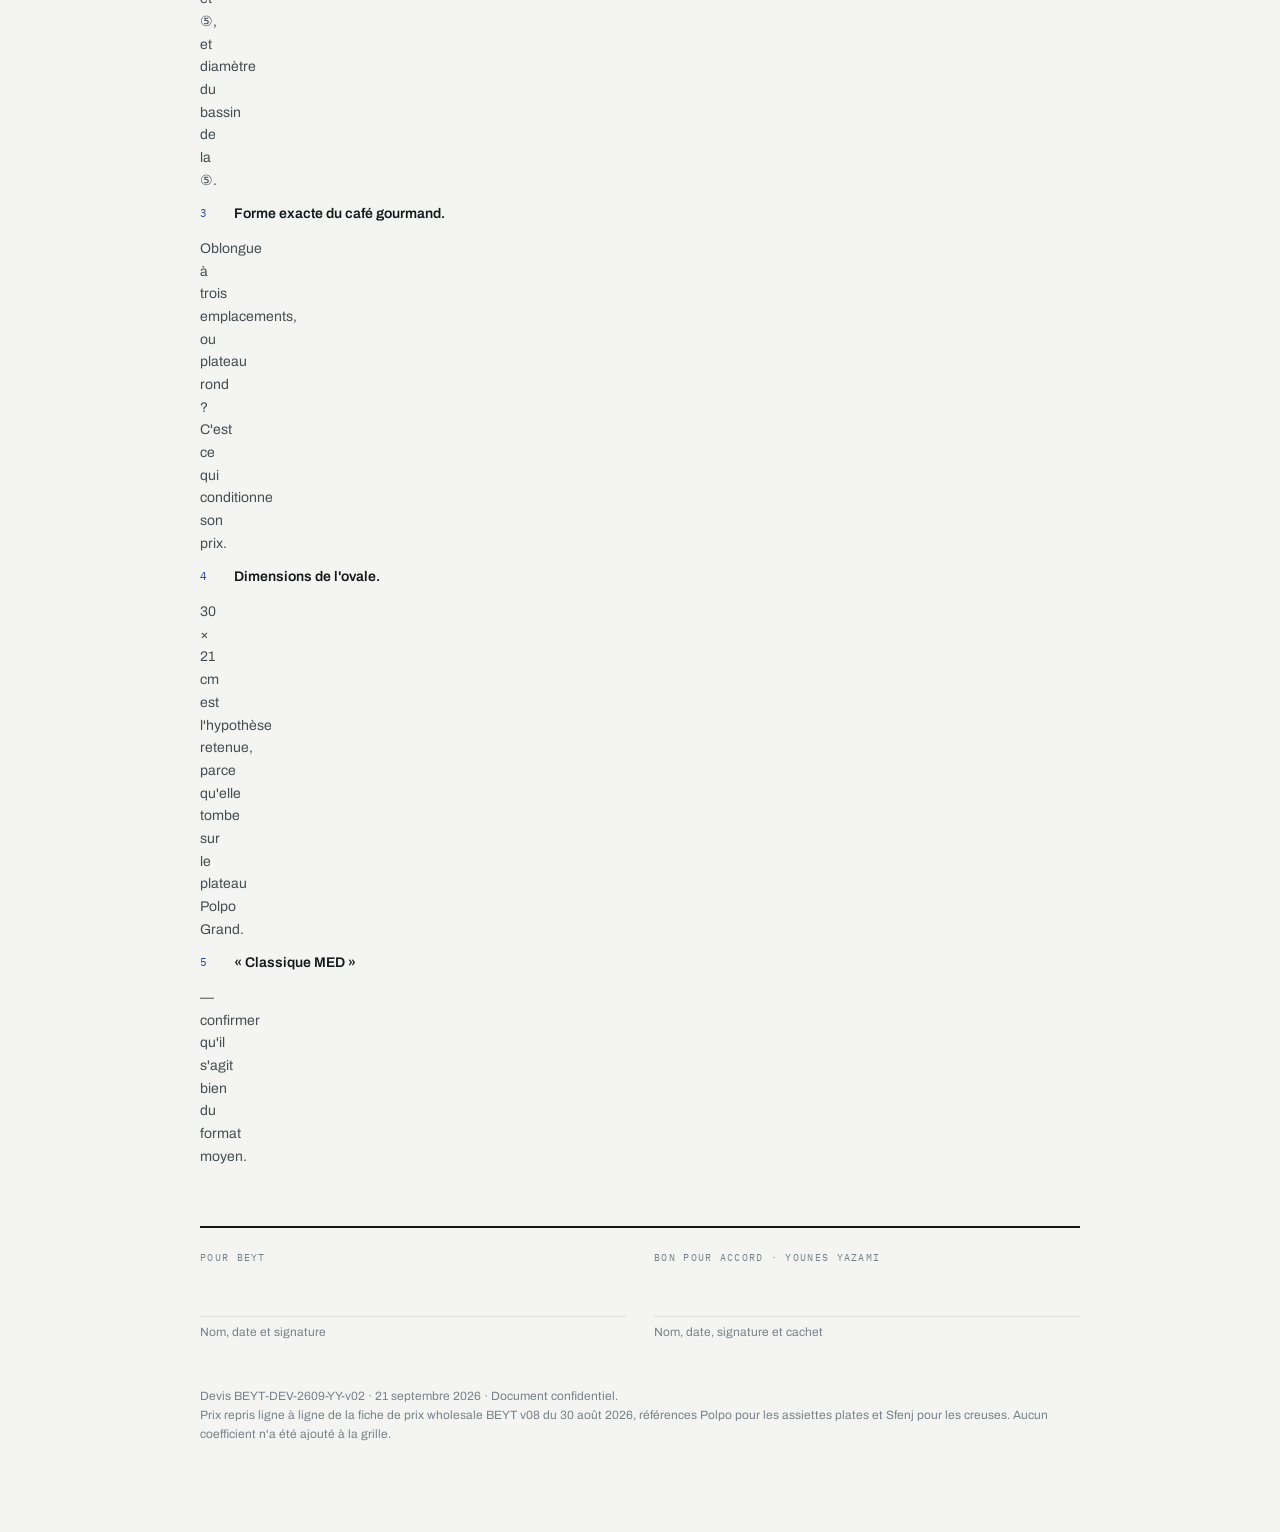
<file: devis/2026-09-21-BEYT-Devis-Assiettes-Yazami-v02.html>
<!DOCTYPE html>
<html lang="fr">
<head>
<meta charset="UTF-8">
<meta name="viewport" content="width=device-width, initial-scale=1.0, viewport-fit=cover">
<title>Devis assiettes Yazami</title>
<link rel="preconnect" href="https://fonts.googleapis.com">
<link rel="preconnect" href="https://fonts.gstatic.com" crossorigin>
<link rel="stylesheet" href="https://fonts.googleapis.com/css2?family=Newsreader:opsz,wght@6..72,400;6..72,500&family=Archivo:wght@400;500;600&family=IBM+Plex+Mono:wght@400;500&display=swap">
<style>
*, *::before, *::after { box-sizing: border-box; }

:root {
  --paper:      #F4F5F2;
  --surface:    #FFFFFF;
  --ink:        #15181B;
  --ink-2:      #454D53;
  --muted:      #78828A;
  --rule:       #DCE0DD;
  --rule-soft:  #E8EBE7;
  --cobalt:     #23459A;
  --cobalt-soft:#E6EAF6;
  --amber:      #7F5410;
  --amber-soft: #F4EDDD;

  --f-display: 'Newsreader', Georgia, 'Times New Roman', serif;
  --f-body:    'Archivo', 'Helvetica Neue', Arial, sans-serif;
  --f-data:    'IBM Plex Mono', ui-monospace, 'SF Mono', Menlo, monospace;

  padding-top: env(safe-area-inset-top, 0px);
  padding-bottom: env(safe-area-inset-bottom, 0px);
  color-scheme: light;
}

@media (prefers-color-scheme: dark) {
  :root:not([data-theme="light"]) {
    --paper:      #101315;
    --surface:    #171B1E;
    --ink:        #EBEEEA;
    --ink-2:      #BDC4C7;
    --muted:      #8B9499;
    --rule:       #2B3135;
    --rule-soft:  #21262A;
    --cobalt:     #94AEEC;
    --cobalt-soft:#1A2337;
    --amber:      #DCAF67;
    --amber-soft: #2A2317;
    color-scheme: dark;
  }
}
:root[data-theme="dark"] {
  --paper:      #101315;
  --surface:    #171B1E;
  --ink:        #EBEEEA;
  --ink-2:      #BDC4C7;
  --muted:      #8B9499;
  --rule:       #2B3135;
  --rule-soft:  #21262A;
  --cobalt:     #94AEEC;
  --cobalt-soft:#1A2337;
  --amber:      #DCAF67;
  --amber-soft: #2A2317;
  color-scheme: dark;
}

html { -webkit-text-size-adjust: 100%; }

body {
  margin: 0;
  background: var(--paper);
  color: var(--ink-2);
  font-family: var(--f-body);
  font-size: 15px;
  line-height: 1.62;
  font-weight: 400;
}

.sheet {
  max-width: 920px;
  margin: 0 auto;
  padding-inline: 20px;
  padding-block: 40px 88px;
}

/* ── TYPE ─────────────────────────────────────────── */
h1, h2, h3 { color: var(--ink); text-wrap: balance; margin: 0; font-weight: 500; }
h1 { font-family: var(--f-display); font-size: clamp(30px, 5.4vw, 44px); line-height: 1.08; letter-spacing: -0.015em; }
h2 { font-family: var(--f-display); font-size: clamp(21px, 3.2vw, 27px); line-height: 1.2; letter-spacing: -0.01em; }
h3 { font-family: var(--f-body); font-size: 15px; font-weight: 600; letter-spacing: 0.005em; }
p  { margin: 0; max-width: 68ch; }
strong { color: var(--ink); font-weight: 600; }
a { color: var(--cobalt); text-underline-offset: 3px; }

.eyebrow {
  font-family: var(--f-data);
  font-size: 10.5px;
  font-weight: 500;
  letter-spacing: 0.15em;
  text-transform: uppercase;
  color: var(--cobalt);
}
.num { font-family: var(--f-data); font-variant-numeric: tabular-nums; }

/* ── HEADER ───────────────────────────────────────── */
.masthead {
  display: flex; flex-wrap: wrap; gap: 20px 32px;
  align-items: flex-end; justify-content: space-between;
  padding-bottom: 20px;
  border-bottom: 2px solid var(--ink);
}
.wordmark {
  font-family: var(--f-display);
  font-size: 30px; line-height: 1;
  letter-spacing: 0.22em; color: var(--ink);
  text-transform: uppercase;
}
.wordmark + .addr {
  margin-top: 10px; font-size: 12.5px; line-height: 1.55; color: var(--muted);
}
.docref { text-align: right; font-family: var(--f-data); font-size: 12px; line-height: 1.7; color: var(--muted); }
.docref b { display: block; color: var(--ink); font-weight: 500; letter-spacing: 0.04em; }

.title-block { margin-top: 38px; display: flex; flex-direction: column; gap: 14px; }
.lede { font-size: 17px; line-height: 1.6; color: var(--ink-2); max-width: 60ch; }

.parties {
  margin-top: 30px;
  display: grid; grid-template-columns: repeat(auto-fit, minmax(220px, 1fr));
  gap: 1px; background: var(--rule);
  border: 1px solid var(--rule);
}
.party { background: var(--surface); padding: 16px 18px; display: flex; flex-direction: column; gap: 5px; }
.party .k { font-family: var(--f-data); font-size: 10px; letter-spacing: 0.14em; text-transform: uppercase; color: var(--muted); }
.party .v { color: var(--ink); font-weight: 500; }
.party .s { font-size: 13px; color: var(--muted); line-height: 1.5; }

/* ── SECTIONS ─────────────────────────────────────── */
section { margin-top: 58px; display: flex; flex-direction: column; gap: 18px; }
.sec-head { display: flex; flex-direction: column; gap: 7px; padding-bottom: 12px; border-bottom: 1px solid var(--rule); }

/* ── BRIEF ────────────────────────────────────────── */
.brief {
  display: grid; grid-template-columns: repeat(auto-fit, minmax(260px, 1fr)); gap: 10px;
}
.brief-line {
  background: var(--surface); border: 1px solid var(--rule-soft);
  border-left: 2px solid var(--cobalt);
  padding: 12px 15px; display: flex; gap: 12px; align-items: baseline;
}
.brief-line .i { font-family: var(--f-data); font-size: 11px; color: var(--cobalt); flex: 0 0 auto; }
.brief-line .t { font-size: 13.5px; line-height: 1.45; }
.brief-line .t b { display: block; color: var(--ink); font-weight: 600; font-family: var(--f-data); font-size: 13px; }

/* ── SCALE DRAWING ────────────────────────────────── */
.plate-scale { border: 1px solid var(--rule); background: var(--surface); padding: 18px 16px 12px; overflow-x: auto; }
.plate-scale svg { display: block; min-width: 660px; width: 100%; height: auto; }
.plate-scale .pl-stroke { stroke: var(--cobalt); }
.plate-scale .pl-dim { fill: var(--ink); }
.plate-scale .pl-use { fill: var(--muted); }
.plate-scale .cap { font-size: 12.5px; color: var(--muted); margin-top: 10px; }

/* ── TABLES ───────────────────────────────────────── */
.tw { overflow-x: auto; border: 1px solid var(--rule); background: var(--surface); }
table { border-collapse: collapse; width: 100%; min-width: 620px; font-size: 13.5px; }
caption { text-align: left; padding: 14px 16px 0; font-size: 12.5px; color: var(--muted); }
th, td { padding: 11px 14px; text-align: left; vertical-align: top; border-bottom: 1px solid var(--rule-soft); }
thead th {
  font-family: var(--f-data); font-size: 10px; font-weight: 500;
  letter-spacing: 0.1em; text-transform: uppercase; color: var(--muted);
  border-bottom: 1px solid var(--rule); white-space: nowrap;
}
td.r, th.r { text-align: right; }
td.n { font-family: var(--f-data); font-variant-numeric: tabular-nums; color: var(--ink); white-space: nowrap; }
td .sub { display: block; font-size: 12px; color: var(--muted); line-height: 1.45; margin-top: 3px; }
tbody tr:last-child td { border-bottom: none; }
tr.total td { border-top: 1px solid var(--rule); background: var(--cobalt-soft); color: var(--ink); font-weight: 600; }
tr.total td.n { font-weight: 500; }

/* ── RECAP ────────────────────────────────────────── */
.recap { display: grid; grid-template-columns: repeat(auto-fit, minmax(190px, 1fr)); gap: 1px; background: var(--rule); border: 1px solid var(--rule); }
.recap > div { background: var(--surface); padding: 16px 18px; display: flex; flex-direction: column; gap: 4px; }
.recap .k { font-family: var(--f-data); font-size: 10px; letter-spacing: 0.13em; text-transform: uppercase; color: var(--muted); }
.recap .v { font-family: var(--f-data); font-variant-numeric: tabular-nums; font-size: 21px; color: var(--ink); }
.recap .x { font-size: 12px; color: var(--muted); }
.recap .hi { background: var(--cobalt); }
.recap .hi .k, .recap .hi .x { color: rgba(255,255,255,0.72); }
.recap .hi .v { color: #FFFFFF; }
:root[data-theme="dark"] .recap .hi, :root:not([data-theme="light"]) .recap .hi { background: var(--cobalt-soft); }
@media (prefers-color-scheme: dark) {
  :root:not([data-theme="light"]) .recap .hi .k, :root:not([data-theme="light"]) .recap .hi .x { color: var(--muted); }
  :root:not([data-theme="light"]) .recap .hi .v { color: var(--cobalt); }
}
:root[data-theme="dark"] .recap .hi .k, :root[data-theme="dark"] .recap .hi .x { color: var(--muted); }
:root[data-theme="dark"] .recap .hi .v { color: var(--cobalt); }

/* ── LISTS ────────────────────────────────────────── */
ul.clean { list-style: none; margin: 0; padding: 0; display: flex; flex-direction: column; gap: 11px; }
ul.clean > li { display: grid; grid-template-columns: 22px 1fr; gap: 12px; font-size: 14px; max-width: 74ch; }
ul.clean > li::before { content: attr(data-m); font-family: var(--f-data); font-size: 11px; color: var(--cobalt); line-height: 1.85; }

/* ── BLOCKS ───────────────────────────────────────── */
.note {
  background: var(--amber-soft); border: 1px solid var(--amber);
  padding: 18px 20px; display: flex; flex-direction: column; gap: 12px;
}
.note .tag {
  font-family: var(--f-data); font-size: 10px; letter-spacing: 0.14em;
  text-transform: uppercase; color: var(--amber); font-weight: 500;
}
.note h3 { color: var(--ink); }
.note p, .note li { color: var(--ink-2); }

.terms { display: grid; grid-template-columns: repeat(auto-fit, minmax(250px, 1fr)); gap: 1px; background: var(--rule); border: 1px solid var(--rule); }
.term { background: var(--surface); padding: 15px 18px; display: flex; flex-direction: column; gap: 4px; }
.term .k { font-family: var(--f-data); font-size: 10px; letter-spacing: 0.13em; text-transform: uppercase; color: var(--muted); }
.term .v { font-size: 13.5px; color: var(--ink-2); }
.term .v b { color: var(--ink); }

.sign { margin-top: 58px; padding-top: 22px; border-top: 2px solid var(--ink); display: flex; flex-wrap: wrap; gap: 28px; justify-content: space-between; align-items: flex-start; }
.sign .box { flex: 1 1 240px; display: flex; flex-direction: column; gap: 6px; }
.sign .k { font-family: var(--f-data); font-size: 10px; letter-spacing: 0.13em; text-transform: uppercase; color: var(--muted); }
.sign .line { margin-top: 44px; border-bottom: 1px solid var(--rule); }
.sign .s { font-size: 12px; color: var(--muted); }

footer { margin-top: 44px; font-size: 12px; color: var(--muted); line-height: 1.6; }

@media (max-width: 560px) {
  .docref { text-align: left; }
  .sheet { padding-block: 28px 64px; }
}
</style>
</head>
<body>
<main class="sheet">

  <header class="masthead">
    <div>
      <div class="wordmark">Beyt</div>
      <div class="addr">
        11 rue Kadi Iass, Maarif, Casablanca<br>
        contact@beyt.ma · beyt.ma
      </div>
    </div>
    <div class="docref">
      <b>Devis BEYT-DEV-2609-YY-v02</b>
      Émis le 21 septembre 2026<br>
      Valable jusqu'au 21 octobre 2026<br>
      Monnaie : dirham (MAD), HT
    </div>
  </header>

  <div class="title-block">
    <span class="eyebrow">Production céramique · art de la table</span>
    <h1>Assiettes pour Younes Yazami</h1>
    <p class="lede">
      Sept formats, 370 pièces. Cinq lignes sont chiffrées au tarif Polpo et Sfenj en vigueur,
      sans majoration d'aucune sorte. Deux formats n'existent pas au catalogue : leur prix
      reste à fixer.
    </p>
  </div>

  <div class="parties">
    <div class="party">
      <span class="k">Client</span>
      <span class="v">Younes Yazami</span>
      <span class="s">Coordonnées de facturation à compléter</span>
    </div>
    <div class="party">
      <span class="k">Objet</span>
      <span class="v">Service d'assiettes, 7 formats</span>
      <span class="s">370 pièces · céramique émaillée</span>
    </div>
    <div class="party">
      <span class="k">Base tarifaire</span>
      <span class="v">Tarif Polpo et Sfenj en vigueur</span>
      <span class="s">Fiche prix wholesale v08 du 30/08/2026</span>
    </div>
  </div>

  <!-- 01 -->
  <section>
    <div class="sec-head">
      <span class="eyebrow">01 · Lecture du brief</span>
      <h2>Ce que dit la note manuscrite</h2>
    </div>
    <p>
      Transcription ligne à ligne de la note remise. Les six lignes numérotées, plus la ligne
      « café gourmand » ajoutée en marge, donnent <strong>sept références et 370 pièces</strong>.
    </p>
    <div class="brief">
      <div class="brief-line"><span class="i">&#9312;</span><span class="t"><b>&Oslash; 18 cm &times; 60</b>Entremets</span></div>
      <div class="brief-line"><span class="i">&#9313;</span><span class="t"><b>&Oslash; 22 cm &times; 60</b>Classique, format moyen</span></div>
      <div class="brief-line"><span class="i">&#9314;</span><span class="t"><b>&Oslash; 28 cm &times; 60</b>Plat principal</span></div>
      <div class="brief-line"><span class="i">&#9315;</span><span class="t"><b>&Oslash; 28 cm &times; 60</b>Creuse, bassin &Oslash; 20 cm</span></div>
      <div class="brief-line"><span class="i">&#9316;</span><span class="t"><b>&Oslash; 25 cm &times; 60</b>Creuse, salade</span></div>
      <div class="brief-line"><span class="i">+</span><span class="t"><b>Café gourmand &times; 30</b>Format non précisé</span></div>
      <div class="brief-line"><span class="i">&#9317;</span><span class="t"><b>Ovales &times; 40</b>Dimensions non précisées</span></div>
    </div>
  </section>

  <!-- PLANCHE -->
  <section>
    <div class="sec-head">
      <span class="eyebrow">Planche des formats</span>
      <h2>Les sept pièces à l'échelle</h2>
    </div>
    <div class="plate-scale">
      <svg viewBox="0 0 2090 400" role="img" aria-label="Les sept formats d'assiettes dessinés à la même échelle : 18, 22 et 28 cm de diamètre, une creuse de 28 cm à bassin de 20 cm, une creuse de 25 cm, un café gourmand oblong de 30 sur 12 cm et un ovale de 30 sur 21 cm.">
        <g class="pl-stroke" fill="none" stroke-width="5">
          <circle cx="100"  cy="150" r="90"/>
          <circle cx="340"  cy="150" r="110"/>
          <circle cx="630"  cy="150" r="140"/>
          <circle cx="950"  cy="150" r="140"/>
          <circle cx="950"  cy="150" r="100" stroke-dasharray="14 10" stroke-width="4"/>
          <circle cx="1255" cy="150" r="125"/>
          <circle cx="1255" cy="150" r="88" stroke-dasharray="14 10" stroke-width="4"/>
          <rect x="1420" y="90" width="300" height="120" rx="18"/>
          <ellipse cx="1910" cy="150" rx="150" ry="105"/>
        </g>
        <g class="pl-dim" font-family="'IBM Plex Mono', monospace" font-size="30" text-anchor="middle">
          <text x="100"  y="330">&#216;18</text>
          <text x="340"  y="330">&#216;22</text>
          <text x="630"  y="330">&#216;28</text>
          <text x="950"  y="330">&#216;28 / 20</text>
          <text x="1255" y="330">&#216;25</text>
          <text x="1570" y="330">30 &#215; 12</text>
          <text x="1910" y="330">30 &#215; 21</text>
        </g>
        <g class="pl-use" font-family="Archivo, Arial, sans-serif" font-size="26" text-anchor="middle">
          <text x="100"  y="372">Polpo Petit</text>
          <text x="340"  y="372">Polpo Moyen</text>
          <text x="630"  y="372">Polpo Grand</text>
          <text x="950"  y="372">prix à définir</text>
          <text x="1255" y="372">Sfenj Grand</text>
          <text x="1570" y="372">prix à définir</text>
          <text x="1910" y="372">Plateau Polpo G</text>
        </g>
      </svg>
      <p class="cap">
        Dessin à l'échelle, en centimètres. Trait plein : diamètre hors-tout. Trait pointillé :
        bassin creux. Sous chaque pièce, la référence du catalogue dont le prix est repris.
      </p>
    </div>
  </section>

  <!-- 02 -->
  <section>
    <div class="sec-head">
      <span class="eyebrow">02 · Règle appliquée</span>
      <h2>Comment chaque prix est repris</h2>
    </div>
    <p>
      Une seule règle : <strong>chaque ligne prend le prix d'une référence qui existe déjà</strong>,
      tel quel. Les assiettes plates suivent le tarif Polpo, les creuses le tarif Sfenj, à taille
      correspondante. Un ou deux centimètres d'écart avec la référence ne changent pas le prix.
      Rien n'est majoré, rien n'est interpolé.
    </p>
    <ul class="clean">
      <li data-m="&rarr;"><strong>Assiettes plates &rarr; Polpo.</strong> Petit &Oslash;17 &agrave; 80 MAD, Moyen &Oslash;22 &agrave; 100 MAD, Grand &Oslash;27 &agrave; 135 MAD.</li>
      <li data-m="&rarr;"><strong>Assiettes creuses &rarr; Sfenj.</strong> Petit &Oslash;17&times;H5 &agrave; 80 MAD, Moyen &Oslash;21&times;H5 &agrave; 100 MAD, Grand &Oslash;25&times;H5 &agrave; 135 MAD.</li>
      <li data-m="&rarr;"><strong>Formes longues &rarr; plateaux Polpo.</strong> Petit L24&times;l17 &agrave; 125 MAD, Grand L30&times;l21 &agrave; 200 MAD.</li>
      <li data-m="&rarr;"><strong>Au-delà de deux centimètres d'écart, on ne reprend pas.</strong> La ligne est laissée sans prix et vous revient.</li>
    </ul>
    <p>
      Source unique : <strong>fiche de prix wholesale BEYT v08 du 30 août 2026</strong>, prix de
      gros HT en dirhams. Le prix ne dépend pas du coloris.
    </p>
    <p>
      <strong>Point de vigilance sur les tailles &laquo; Grand &raquo;</strong>, vérifié le 21 septembre :
      les deux collections ne s'arrêtent pas au même diamètre. Le Grand Sfenj fait
      <strong>&Oslash; 25 cm</strong>, le Grand Polpo et Dolce font <strong>&Oslash; 27 cm</strong>.
      Deux sources concordent : la fiche de prix v08 et le relevé de dimensions du catalogue du
      29 août, qui oppose explicitement les deux gammes. C'est ce qui laisse la creuse &Oslash; 28
      sans référence.
    </p>
  </section>

  <!-- 03 -->
  <section>
    <div class="sec-head">
      <span class="eyebrow">03 · Le devis</span>
      <h2>Détail par référence</h2>
    </div>
    <div class="tw">
      <table>
        <caption>Prix de gros HT, en dirhams. L'euro vaut le dirham divisé par dix, conformément à la grille 2026.</caption>
        <thead>
          <tr>
            <th>Réf.</th>
            <th>Désignation et prix repris</th>
            <th class="r">Qté</th>
            <th class="r">PU HT</th>
            <th class="r">Total HT</th>
          </tr>
        </thead>
        <tbody>
          <tr>
            <td class="n">YY-01</td>
            <td>Assiette plate &Oslash; 18 cm, entremets<span class="sub">BEYT-V-POL-ASS-P, Assiette Polpo Petit &Oslash;17 &mdash; 80 MAD. Écart 1 cm.</span></td>
            <td class="r n">60</td><td class="r n">80,00</td><td class="r n">4 800</td>
          </tr>
          <tr>
            <td class="n">YY-02</td>
            <td>Assiette plate &Oslash; 22 cm, classique<span class="sub">BEYT-V-POL-ASS-M, Assiette Polpo Moyen &Oslash;22 &mdash; 100 MAD. Format identique.</span></td>
            <td class="r n">60</td><td class="r n">100,00</td><td class="r n">6 000</td>
          </tr>
          <tr>
            <td class="n">YY-03</td>
            <td>Assiette plate &Oslash; 28 cm, plat principal<span class="sub">BEYT-V-POL-ASS-G, Assiette Polpo Grand &Oslash;27 &mdash; 135 MAD. Écart 1 cm.</span></td>
            <td class="r n">60</td><td class="r n">135,00</td><td class="r n">8 100</td>
          </tr>
          <tr>
            <td class="n">YY-04</td>
            <td>Assiette creuse &Oslash; 28 cm, bassin &Oslash; 20 cm<span class="sub">Sfenj s'arrête au Grand &Oslash;25. Écart de 3 cm, au-delà de la tolérance &mdash; prix à définir.</span></td>
            <td class="r n">60</td><td class="r n">&mdash;</td><td class="r n">à définir</td>
          </tr>
          <tr>
            <td class="n">YY-05</td>
            <td>Assiette creuse &Oslash; 25 cm, salade<span class="sub">BEYT-V-SFE-ASS-G, Assiette Sfenj Grand &Oslash;25&times;H5 &mdash; 135 MAD. Format identique.</span></td>
            <td class="r n">60</td><td class="r n">135,00</td><td class="r n">8 100</td>
          </tr>
          <tr>
            <td class="n">YY-06</td>
            <td>Assiette café gourmand, oblongue 30 &times; 12 cm<span class="sub">Aucune référence approchante. Les plateaux Polpo font l24 &times; 17 et l30 &times; 21 &mdash; prix à définir.</span></td>
            <td class="r n">30</td><td class="r n">&mdash;</td><td class="r n">à définir</td>
          </tr>
          <tr>
            <td class="n">YY-07</td>
            <td>Assiette ovale 30 &times; 21 cm<span class="sub">BEYT-V-POL-PLA-G, Plateau Polpo Grand L30&times;l21 &mdash; 200 MAD. Dimensions identiques, assiette ovale et plateau assimilés (validé le 21/09).</span></td>
            <td class="r n">40</td><td class="r n">200,00</td><td class="r n">8 000</td>
          </tr>
          <tr class="total">
            <td colspan="2">Sous-total des 5 lignes chiffrées</td>
            <td class="r n">280</td>
            <td class="r n">125,00<span class="sub">moyenne</span></td>
            <td class="r n">35 000</td>
          </tr>
        </tbody>
      </table>
    </div>

    <div class="recap">
      <div><span class="k">Sous-total HT</span><span class="v">35 000 MAD</span><span class="x">soit 3 500 € · 280 pièces</span></div>
      <div><span class="k">TVA 20 %</span><span class="v">7 000 MAD</span><span class="x">taux Maroc</span></div>
      <div class="hi"><span class="k">Sous-total TTC</span><span class="v">42 000 MAD</span><span class="x">hors 2 lignes à chiffrer</span></div>
      <div><span class="k">Reste à chiffrer</span><span class="v">90 pièces</span><span class="x">lignes YY-04 et YY-06</span></div>
    </div>
  </section>

  <!-- 04 -->
  <section>
    <div class="sec-head">
      <span class="eyebrow">04 · Ce qui manque</span>
      <h2>Deux questions, et le devis est complet</h2>
    </div>
    <div class="note">
      <span class="tag">Prix à définir · réponse attendue de Saad</span>
      <h3>1 &middot; Assiette creuse &Oslash; 28 cm, bassin &Oslash; 20 &mdash; 60 pièces</h3>
      <p>
        La gamme Sfenj s'arrête au Grand, &Oslash; 25 cm à 135 MAD. Le format demandé fait trois
        centimètres de plus, au-delà de la tolérance d'un ou deux centimètres. Deux réponses
        possibles : on l'assimile au Sfenj Grand à <strong>135 MAD</strong>, ou le format
        justifie un prix au-dessus &mdash; à fixer.
      </p>
      <h3>2 &middot; Assiette café gourmand, oblongue &mdash; 30 pièces</h3>
      <p>
        Aucune référence approchante au catalogue. Les deux seules pièces non rondes sont les
        plateaux Polpo, L24 &times; l17 à 125 MAD et L30 &times; l21 à 200 MAD, tous deux bien
        plus larges qu'une plaque à café gourmand. Prix à donner &mdash; et format à arrêter,
        les 30 &times; 12 cm du dessin ci-dessus restant une hypothèse.
      </p>
      <h3>Réglé &middot; Assiette ovale &mdash; 200 MAD</h3>
      <p>
        Assiette ovale et plateau sont la même pièce, arbitrage du 21 septembre. La ligne prend
        donc le prix du Plateau Polpo Grand, L30 &times; l21, dont elle reprend exactement les
        dimensions. <strong>200 MAD, ferme.</strong>
      </p>
    </div>
    <p>
      À titre d'ordre de grandeur, si la ligne YY-04 était assimilée au Sfenj Grand et la
      YY-06 au petit plateau Polpo, le devis complet ressortirait autour de
      <strong>46 850 MAD HT</strong>, soit 56 220 TTC pour 370 pièces. Projection, non
      contractuelle.
    </p>
  </section>

  <!-- 05 -->
  <section>
    <div class="sec-head">
      <span class="eyebrow">05 · Options</span>
      <h2>Trois lignes à décider</h2>
    </div>
    <div class="tw">
      <table>
        <thead>
          <tr><th>Option</th><th>Ce qu'elle couvre</th><th class="r">Montant HT</th></tr>
        </thead>
        <tbody>
          <tr>
            <td><strong>A &middot; Réserve de casse</strong><span class="sub">Recommandée</span></td>
            <td>+ 12,5 % sur chaque ligne, soit 37 pièces sur les cinq lignes chiffrées. Couvre la casse en production et en service, et évite une relance de four à l'unité dans six mois. C'est le buffer appliqué sur le devis Septem.</td>
            <td class="r n">4 600</td>
          </tr>
          <tr>
            <td><strong>B &middot; Marquage logo</strong></td>
            <td>Logo peint à la main sous émail, une couleur. Aucun tarif de marquage n'existe au catalogue : prix à la pièce à fixer.</td>
            <td class="r n">à définir</td>
          </tr>
          <tr>
            <td><strong>C &middot; Moules des formes nouvelles</strong></td>
            <td>La creuse &Oslash; 28 à bassin, la plaque à café gourmand et, si elle diffère du plateau, l'ovale. Aucun tarif d'outillage n'existe au catalogue : coût par forme à fixer, ou à amortir dans les prix unitaires.</td>
            <td class="r n">à définir</td>
          </tr>
        </tbody>
      </table>
    </div>
  </section>

  <!-- 07 -->
  <section>
    <div class="sec-head">
      <span class="eyebrow">06 · Conditions</span>
      <h2>Modalités</h2>
    </div>
    <div class="terms">
      <div class="term"><span class="k">Règlement</span><span class="v"><b>50 % à la commande</b>, solde à la livraison. Cohérent avec les devis Villa Sahrai et Septem.</span></div>
      <div class="term"><span class="k">Prototypes</span><span class="v"><b>2 à 3 semaines</b> pour les formes qui n'existent pas au catalogue, avant lancement de la série.</span></div>
      <div class="term"><span class="k">Production</span><span class="v"><b>6 à 8 semaines</b> après validation des prototypes et réception de l'acompte.</span></div>
      <div class="term"><span class="k">Livraison</span><span class="v">FCA Casablanca, locaux BEYT, Incoterms 2020. Livraison sur site à chiffrer séparément.</span></div>
      <div class="term"><span class="k">Matière</span><span class="v">Argile blanche alimentaire, émail food safe. Lavage à la main recommandé pour préserver la brillance.</span></div>
      <div class="term"><span class="k">Tolérances</span><span class="v">Pièces façonnées à la main : variations de dimension de ±3 à 5 % et nuances de teinte inhérentes au procédé.</span></div>
      <div class="term"><span class="k">Validité</span><span class="v">30 jours, jusqu'au <b>21 octobre 2026</b>.</span></div>
      <div class="term"><span class="k">Devise</span><span class="v">Prix en dirhams, HT. Le prix en dirhams fait foi ; l'euro vaut le dirham divisé par dix.</span></div>
    </div>
  </section>

  <!-- 08 -->
  <section>
    <div class="sec-head">
      <span class="eyebrow">07 · À trancher avec le client</span>
      <h2>Cinq questions à Younes Yazami</h2>
    </div>
    <ul class="clean">
      <li data-m="1"><strong>Décor et coloris.</strong> Le prix de gros ne dépend pas du coloris, mais la note ne dit rien du décor. Polpo et Sfenj n'ont pas le même motif.</li>
      <li data-m="2"><strong>Profondeur des bassins</strong> des lignes &#9315; et &#9316;, et diamètre du bassin de la &#9316;.</li>
      <li data-m="3"><strong>Forme exacte du café gourmand.</strong> Oblongue à trois emplacements, ou plateau rond ? C'est ce qui conditionne son prix.</li>
      <li data-m="4"><strong>Dimensions de l'ovale.</strong> 30 &times; 21 cm est l'hypothèse retenue, parce qu'elle tombe sur le plateau Polpo Grand.</li>
      <li data-m="5"><strong>« Classique MED »</strong> &mdash; confirmer qu'il s'agit bien du format moyen.</li>
    </ul>
  </section>

  <div class="sign">
    <div class="box">
      <span class="k">Pour BEYT</span>
      <span class="line"></span>
      <span class="s">Nom, date et signature</span>
    </div>
    <div class="box">
      <span class="k">Bon pour accord · Younes Yazami</span>
      <span class="line"></span>
      <span class="s">Nom, date, signature et cachet</span>
    </div>
  </div>

  <footer>
    Devis BEYT-DEV-2609-YY-v02 · 21 septembre 2026 · Document confidentiel.<br>
    Prix repris ligne à ligne de la fiche de prix wholesale BEYT v08 du 30 août 2026,
    références Polpo pour les assiettes plates et Sfenj pour les creuses. Aucun coefficient
    n'a été ajouté à la grille.
  </footer>

</main>
</body>
</html>
</file>
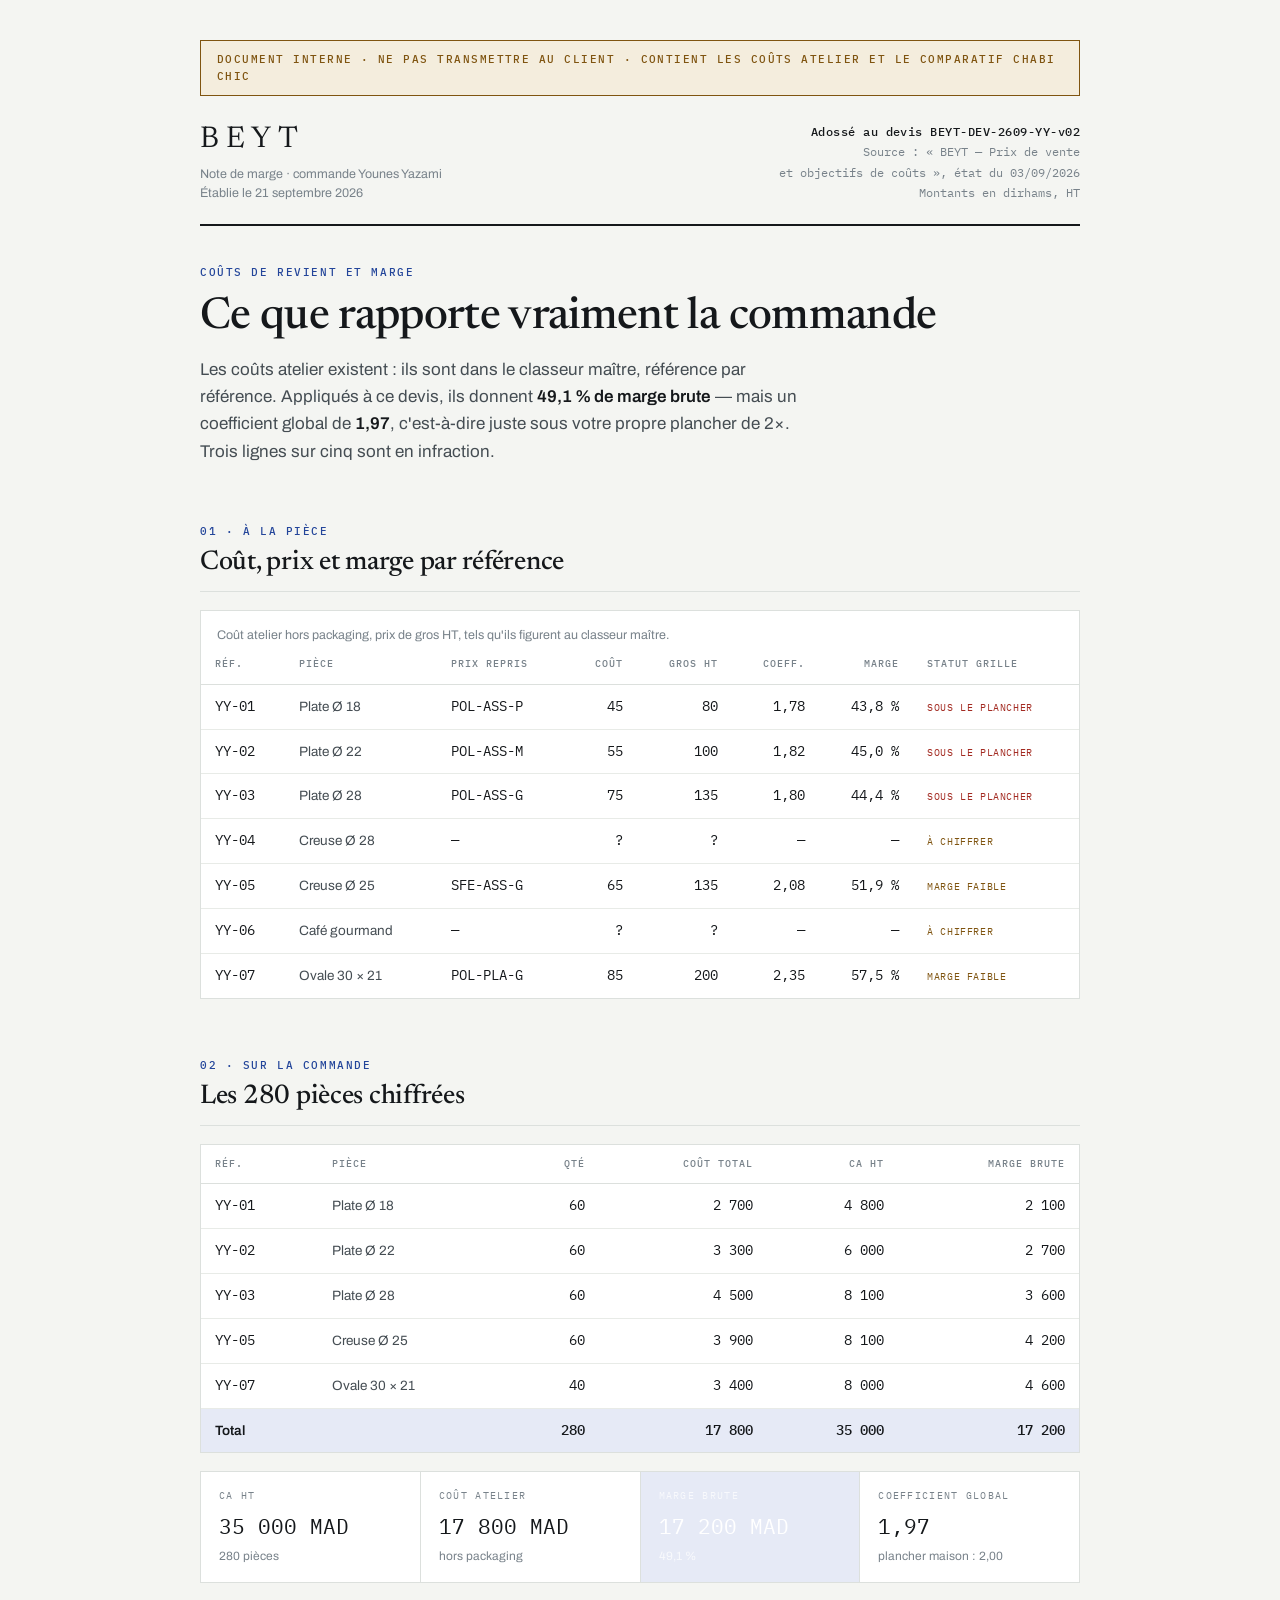
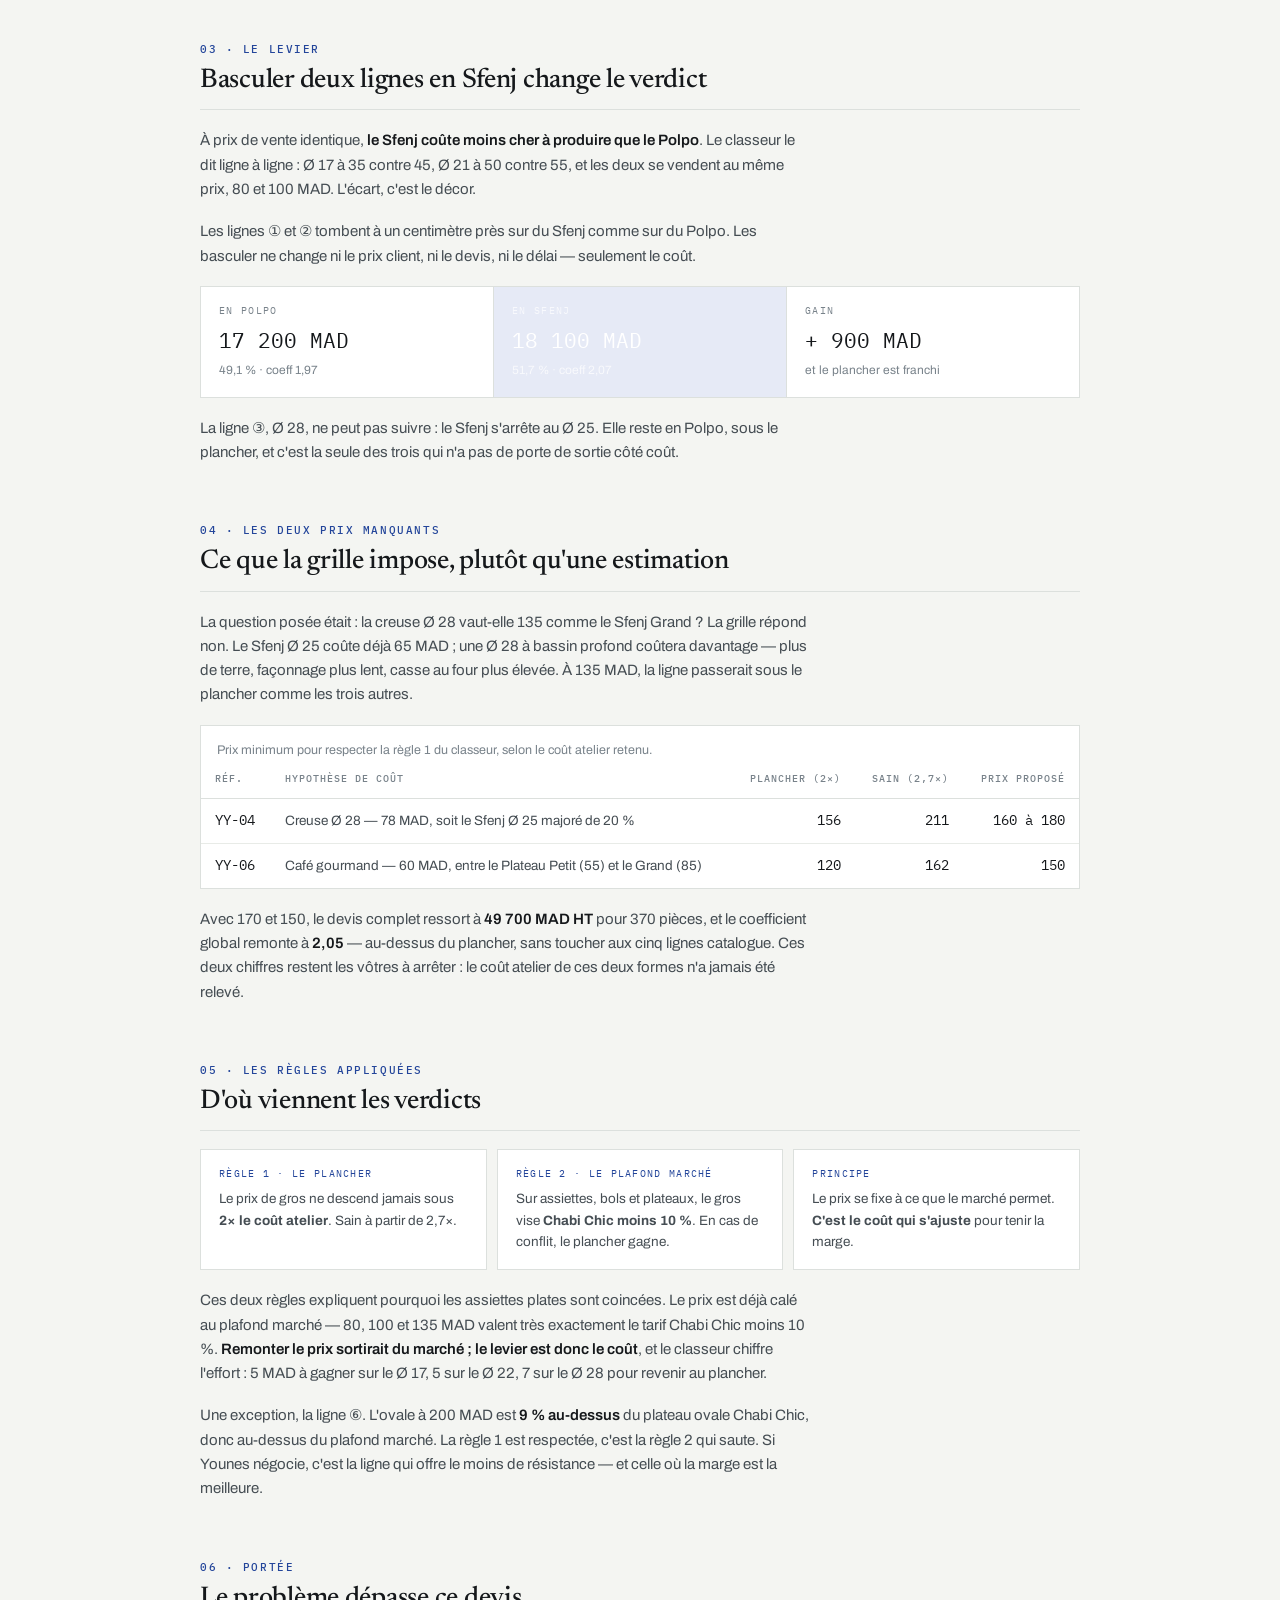
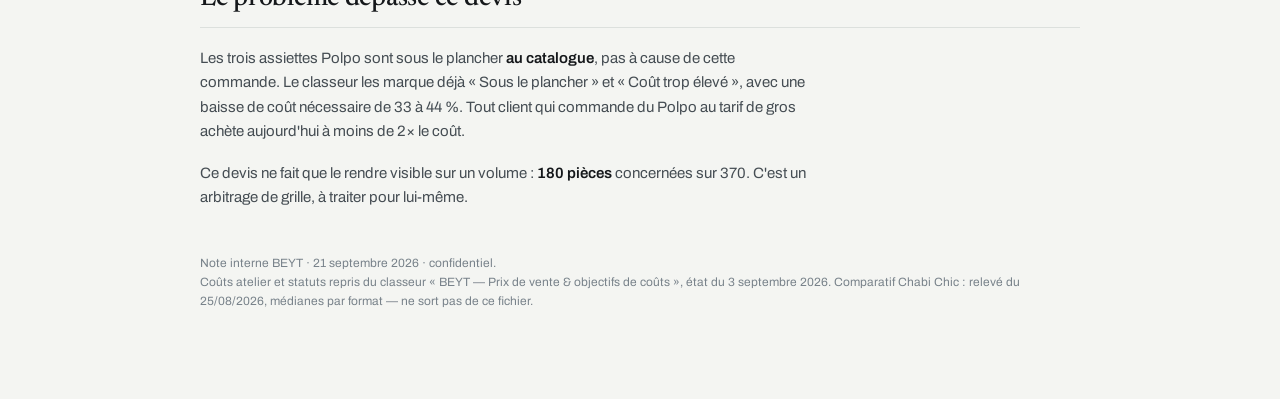
<file: devis/2026-09-21-BEYT-Marges-Assiettes-Yazami-v01.html>
<!DOCTYPE html>
<html lang="fr">
<head>
<meta charset="UTF-8">
<meta name="viewport" content="width=device-width, initial-scale=1.0, viewport-fit=cover">
<title>Marges assiettes Yazami</title>
<link rel="preconnect" href="https://fonts.googleapis.com">
<link rel="preconnect" href="https://fonts.gstatic.com" crossorigin>
<link rel="stylesheet" href="https://fonts.googleapis.com/css2?family=Newsreader:opsz,wght@6..72,400;6..72,500&family=Archivo:wght@400;500;600&family=IBM+Plex+Mono:wght@400;500&display=swap">
<style>
*, *::before, *::after { box-sizing: border-box; }

:root {
  --paper:      #F4F5F2;
  --surface:    #FFFFFF;
  --ink:        #15181B;
  --ink-2:      #454D53;
  --muted:      #78828A;
  --rule:       #DCE0DD;
  --rule-soft:  #E8EBE7;
  --cobalt:     #23459A;
  --cobalt-soft:#E6EAF6;
  --amber:      #7F5410;
  --amber-soft: #F4EDDD;

  --f-display: 'Newsreader', Georgia, 'Times New Roman', serif;
  --f-body:    'Archivo', 'Helvetica Neue', Arial, sans-serif;
  --f-data:    'IBM Plex Mono', ui-monospace, 'SF Mono', Menlo, monospace;

  padding-top: env(safe-area-inset-top, 0px);
  padding-bottom: env(safe-area-inset-bottom, 0px);
  color-scheme: light;
}

@media (prefers-color-scheme: dark) {
  :root:not([data-theme="light"]) {
    --paper:      #101315;
    --surface:    #171B1E;
    --ink:        #EBEEEA;
    --ink-2:      #BDC4C7;
    --muted:      #8B9499;
    --rule:       #2B3135;
    --rule-soft:  #21262A;
    --cobalt:     #94AEEC;
    --cobalt-soft:#1A2337;
    --amber:      #DCAF67;
    --amber-soft: #2A2317;
    color-scheme: dark;
  }
}
:root[data-theme="dark"] {
  --paper:      #101315;
  --surface:    #171B1E;
  --ink:        #EBEEEA;
  --ink-2:      #BDC4C7;
  --muted:      #8B9499;
  --rule:       #2B3135;
  --rule-soft:  #21262A;
  --cobalt:     #94AEEC;
  --cobalt-soft:#1A2337;
  --amber:      #DCAF67;
  --amber-soft: #2A2317;
  color-scheme: dark;
}

html { -webkit-text-size-adjust: 100%; }

body {
  margin: 0;
  background: var(--paper);
  color: var(--ink-2);
  font-family: var(--f-body);
  font-size: 15px;
  line-height: 1.62;
  font-weight: 400;
}

.sheet {
  max-width: 920px;
  margin: 0 auto;
  padding-inline: 20px;
  padding-block: 40px 88px;
}

/* ── TYPE ─────────────────────────────────────────── */
h1, h2, h3 { color: var(--ink); text-wrap: balance; margin: 0; font-weight: 500; }
h1 { font-family: var(--f-display); font-size: clamp(30px, 5.4vw, 44px); line-height: 1.08; letter-spacing: -0.015em; }
h2 { font-family: var(--f-display); font-size: clamp(21px, 3.2vw, 27px); line-height: 1.2; letter-spacing: -0.01em; }
h3 { font-family: var(--f-body); font-size: 15px; font-weight: 600; letter-spacing: 0.005em; }
p  { margin: 0; max-width: 68ch; }
strong { color: var(--ink); font-weight: 600; }
a { color: var(--cobalt); text-underline-offset: 3px; }

.eyebrow {
  font-family: var(--f-data);
  font-size: 10.5px;
  font-weight: 500;
  letter-spacing: 0.15em;
  text-transform: uppercase;
  color: var(--cobalt);
}
.num { font-family: var(--f-data); font-variant-numeric: tabular-nums; }

/* ── HEADER ───────────────────────────────────────── */
.masthead {
  display: flex; flex-wrap: wrap; gap: 20px 32px;
  align-items: flex-end; justify-content: space-between;
  padding-bottom: 20px;
  border-bottom: 2px solid var(--ink);
}
.wordmark {
  font-family: var(--f-display);
  font-size: 30px; line-height: 1;
  letter-spacing: 0.22em; color: var(--ink);
  text-transform: uppercase;
}
.wordmark + .addr {
  margin-top: 10px; font-size: 12.5px; line-height: 1.55; color: var(--muted);
}
.docref { text-align: right; font-family: var(--f-data); font-size: 12px; line-height: 1.7; color: var(--muted); }
.docref b { display: block; color: var(--ink); font-weight: 500; letter-spacing: 0.04em; }

.title-block { margin-top: 38px; display: flex; flex-direction: column; gap: 14px; }
.lede { font-size: 17px; line-height: 1.6; color: var(--ink-2); max-width: 60ch; }

.parties {
  margin-top: 30px;
  display: grid; grid-template-columns: repeat(auto-fit, minmax(220px, 1fr));
  gap: 1px; background: var(--rule);
  border: 1px solid var(--rule);
}
.party { background: var(--surface); padding: 16px 18px; display: flex; flex-direction: column; gap: 5px; }
.party .k { font-family: var(--f-data); font-size: 10px; letter-spacing: 0.14em; text-transform: uppercase; color: var(--muted); }
.party .v { color: var(--ink); font-weight: 500; }
.party .s { font-size: 13px; color: var(--muted); line-height: 1.5; }

/* ── SECTIONS ─────────────────────────────────────── */
section { margin-top: 58px; display: flex; flex-direction: column; gap: 18px; }
.sec-head { display: flex; flex-direction: column; gap: 7px; padding-bottom: 12px; border-bottom: 1px solid var(--rule); }

/* ── BRIEF ────────────────────────────────────────── */
.brief {
  display: grid; grid-template-columns: repeat(auto-fit, minmax(260px, 1fr)); gap: 10px;
}
.brief-line {
  background: var(--surface); border: 1px solid var(--rule-soft);
  border-left: 2px solid var(--cobalt);
  padding: 12px 15px; display: flex; gap: 12px; align-items: baseline;
}
.brief-line .i { font-family: var(--f-data); font-size: 11px; color: var(--cobalt); flex: 0 0 auto; }
.brief-line .t { font-size: 13.5px; line-height: 1.45; }
.brief-line .t b { display: block; color: var(--ink); font-weight: 600; font-family: var(--f-data); font-size: 13px; }

/* ── SCALE DRAWING ────────────────────────────────── */
.plate-scale { border: 1px solid var(--rule); background: var(--surface); padding: 18px 16px 12px; overflow-x: auto; }
.plate-scale svg { display: block; min-width: 660px; width: 100%; height: auto; }
.plate-scale .pl-stroke { stroke: var(--cobalt); }
.plate-scale .pl-dim { fill: var(--ink); }
.plate-scale .pl-use { fill: var(--muted); }
.plate-scale .cap { font-size: 12.5px; color: var(--muted); margin-top: 10px; }

/* ── TABLES ───────────────────────────────────────── */
.tw { overflow-x: auto; border: 1px solid var(--rule); background: var(--surface); }
table { border-collapse: collapse; width: 100%; min-width: 620px; font-size: 13.5px; }
caption { text-align: left; padding: 14px 16px 0; font-size: 12.5px; color: var(--muted); }
th, td { padding: 11px 14px; text-align: left; vertical-align: top; border-bottom: 1px solid var(--rule-soft); }
thead th {
  font-family: var(--f-data); font-size: 10px; font-weight: 500;
  letter-spacing: 0.1em; text-transform: uppercase; color: var(--muted);
  border-bottom: 1px solid var(--rule); white-space: nowrap;
}
td.r, th.r { text-align: right; }
td.n { font-family: var(--f-data); font-variant-numeric: tabular-nums; color: var(--ink); white-space: nowrap; }
td .sub { display: block; font-size: 12px; color: var(--muted); line-height: 1.45; margin-top: 3px; }
tbody tr:last-child td { border-bottom: none; }
tr.total td { border-top: 1px solid var(--rule); background: var(--cobalt-soft); color: var(--ink); font-weight: 600; }
tr.total td.n { font-weight: 500; }

/* ── RECAP ────────────────────────────────────────── */
.recap { display: grid; grid-template-columns: repeat(auto-fit, minmax(190px, 1fr)); gap: 1px; background: var(--rule); border: 1px solid var(--rule); }
.recap > div { background: var(--surface); padding: 16px 18px; display: flex; flex-direction: column; gap: 4px; }
.recap .k { font-family: var(--f-data); font-size: 10px; letter-spacing: 0.13em; text-transform: uppercase; color: var(--muted); }
.recap .v { font-family: var(--f-data); font-variant-numeric: tabular-nums; font-size: 21px; color: var(--ink); }
.recap .x { font-size: 12px; color: var(--muted); }
.recap .hi { background: var(--cobalt); }
.recap .hi .k, .recap .hi .x { color: rgba(255,255,255,0.72); }
.recap .hi .v { color: #FFFFFF; }
:root[data-theme="dark"] .recap .hi, :root:not([data-theme="light"]) .recap .hi { background: var(--cobalt-soft); }
@media (prefers-color-scheme: dark) {
  :root:not([data-theme="light"]) .recap .hi .k, :root:not([data-theme="light"]) .recap .hi .x { color: var(--muted); }
  :root:not([data-theme="light"]) .recap .hi .v { color: var(--cobalt); }
}
:root[data-theme="dark"] .recap .hi .k, :root[data-theme="dark"] .recap .hi .x { color: var(--muted); }
:root[data-theme="dark"] .recap .hi .v { color: var(--cobalt); }

/* ── LISTS ────────────────────────────────────────── */
ul.clean { list-style: none; margin: 0; padding: 0; display: flex; flex-direction: column; gap: 11px; }
ul.clean > li { display: grid; grid-template-columns: 22px 1fr; gap: 12px; font-size: 14px; max-width: 74ch; }
ul.clean > li::before { content: attr(data-m); font-family: var(--f-data); font-size: 11px; color: var(--cobalt); line-height: 1.85; }

/* ── BLOCKS ───────────────────────────────────────── */
.note {
  background: var(--amber-soft); border: 1px solid var(--amber);
  padding: 18px 20px; display: flex; flex-direction: column; gap: 12px;
}
.note .tag {
  font-family: var(--f-data); font-size: 10px; letter-spacing: 0.14em;
  text-transform: uppercase; color: var(--amber); font-weight: 500;
}
.note h3 { color: var(--ink); }
.note p, .note li { color: var(--ink-2); }

.terms { display: grid; grid-template-columns: repeat(auto-fit, minmax(250px, 1fr)); gap: 1px; background: var(--rule); border: 1px solid var(--rule); }
.term { background: var(--surface); padding: 15px 18px; display: flex; flex-direction: column; gap: 4px; }
.term .k { font-family: var(--f-data); font-size: 10px; letter-spacing: 0.13em; text-transform: uppercase; color: var(--muted); }
.term .v { font-size: 13.5px; color: var(--ink-2); }
.term .v b { color: var(--ink); }

.sign { margin-top: 58px; padding-top: 22px; border-top: 2px solid var(--ink); display: flex; flex-wrap: wrap; gap: 28px; justify-content: space-between; align-items: flex-start; }
.sign .box { flex: 1 1 240px; display: flex; flex-direction: column; gap: 6px; }
.sign .k { font-family: var(--f-data); font-size: 10px; letter-spacing: 0.13em; text-transform: uppercase; color: var(--muted); }
.sign .line { margin-top: 44px; border-bottom: 1px solid var(--rule); }
.sign .s { font-size: 12px; color: var(--muted); }

.stamp {
  background: var(--amber-soft); border: 1px solid var(--amber);
  padding: 10px 16px; margin-bottom: 26px;
  font-family: var(--f-data); font-size: 10.5px; font-weight: 500;
  letter-spacing: 0.14em; text-transform: uppercase; color: var(--amber);
}
.flag { font-family: var(--f-data); font-size: 10px; letter-spacing: 0.06em; text-transform: uppercase; white-space: nowrap; }
.flag.bad  { color: #A32B22; }
.flag.mid  { color: var(--amber); }
.flag.good { color: #1C6B4A; }
:root[data-theme="dark"] .flag.bad, :root[data-theme="dark"] .flag.good { color: inherit; }
@media (prefers-color-scheme: dark) {
  :root:not([data-theme="light"]) .flag.bad  { color: #E88A80; }
  :root:not([data-theme="light"]) .flag.good { color: #6FC79B; }
}
:root[data-theme="dark"] .flag.bad  { color: #E88A80; }
:root[data-theme="dark"] .flag.good { color: #6FC79B; }
.rule-card { background: var(--surface); border: 1px solid var(--rule); padding: 16px 18px; display: flex; flex-direction: column; gap: 5px; }
.rule-grid { display: grid; grid-template-columns: repeat(auto-fit, minmax(220px, 1fr)); gap: 10px; }
.rule-card .k { font-family: var(--f-data); font-size: 10px; letter-spacing: 0.13em; text-transform: uppercase; color: var(--cobalt); }
.rule-card .v { font-size: 13.5px; color: var(--ink-2); }
footer { margin-top: 44px; font-size: 12px; color: var(--muted); line-height: 1.6; }

@media (max-width: 560px) {
  .docref { text-align: left; }
  .sheet { padding-block: 28px 64px; }
}
</style>
</head>
<body>
<main class="sheet">

  <div class="stamp">Document interne &middot; ne pas transmettre au client &middot; contient les coûts atelier et le comparatif Chabi Chic</div>

  <header class="masthead">
    <div>
      <div class="wordmark">Beyt</div>
      <div class="addr">Note de marge &middot; commande Younes Yazami<br>Établie le 21 septembre 2026</div>
    </div>
    <div class="docref">
      <b>Adossé au devis BEYT-DEV-2609-YY-v02</b>
      Source : &laquo; BEYT &mdash; Prix de vente<br>et objectifs de coûts &raquo;, état du 03/09/2026<br>
      Montants en dirhams, HT
    </div>
  </header>

  <div class="title-block">
    <span class="eyebrow">Coûts de revient et marge</span>
    <h1>Ce que rapporte vraiment la commande</h1>
    <p class="lede">
      Les coûts atelier existent : ils sont dans le classeur maître, référence par référence.
      Appliqués à ce devis, ils donnent <strong>49,1 % de marge brute</strong> &mdash; mais un
      coefficient global de <strong>1,97</strong>, c'est-à-dire juste sous votre propre plancher
      de 2&times;. Trois lignes sur cinq sont en infraction.
    </p>
  </div>

  <!-- 01 -->
  <section>
    <div class="sec-head">
      <span class="eyebrow">01 · À la pièce</span>
      <h2>Coût, prix et marge par référence</h2>
    </div>
    <div class="tw">
      <table>
        <caption>Coût atelier hors packaging, prix de gros HT, tels qu'ils figurent au classeur maître.</caption>
        <thead>
          <tr>
            <th>Réf.</th><th>Pièce</th><th>Prix repris</th>
            <th class="r">Coût</th><th class="r">Gros HT</th>
            <th class="r">Coeff.</th><th class="r">Marge</th><th>Statut grille</th>
          </tr>
        </thead>
        <tbody>
          <tr><td class="n">YY-01</td><td>Plate &Oslash; 18</td><td class="n">POL-ASS-P</td>
              <td class="r n">45</td><td class="r n">80</td><td class="r n">1,78</td><td class="r n">43,8 %</td>
              <td><span class="flag bad">Sous le plancher</span></td></tr>
          <tr><td class="n">YY-02</td><td>Plate &Oslash; 22</td><td class="n">POL-ASS-M</td>
              <td class="r n">55</td><td class="r n">100</td><td class="r n">1,82</td><td class="r n">45,0 %</td>
              <td><span class="flag bad">Sous le plancher</span></td></tr>
          <tr><td class="n">YY-03</td><td>Plate &Oslash; 28</td><td class="n">POL-ASS-G</td>
              <td class="r n">75</td><td class="r n">135</td><td class="r n">1,80</td><td class="r n">44,4 %</td>
              <td><span class="flag bad">Sous le plancher</span></td></tr>
          <tr><td class="n">YY-04</td><td>Creuse &Oslash; 28</td><td class="n">&mdash;</td>
              <td class="r n">?</td><td class="r n">?</td><td class="r n">&mdash;</td><td class="r n">&mdash;</td>
              <td><span class="flag mid">À chiffrer</span></td></tr>
          <tr><td class="n">YY-05</td><td>Creuse &Oslash; 25</td><td class="n">SFE-ASS-G</td>
              <td class="r n">65</td><td class="r n">135</td><td class="r n">2,08</td><td class="r n">51,9 %</td>
              <td><span class="flag mid">Marge faible</span></td></tr>
          <tr><td class="n">YY-06</td><td>Café gourmand</td><td class="n">&mdash;</td>
              <td class="r n">?</td><td class="r n">?</td><td class="r n">&mdash;</td><td class="r n">&mdash;</td>
              <td><span class="flag mid">À chiffrer</span></td></tr>
          <tr><td class="n">YY-07</td><td>Ovale 30 &times; 21</td><td class="n">POL-PLA-G</td>
              <td class="r n">85</td><td class="r n">200</td><td class="r n">2,35</td><td class="r n">57,5 %</td>
              <td><span class="flag mid">Marge faible</span></td></tr>
        </tbody>
      </table>
    </div>
  </section>

  <!-- 02 -->
  <section>
    <div class="sec-head">
      <span class="eyebrow">02 · Sur la commande</span>
      <h2>Les 280 pièces chiffrées</h2>
    </div>
    <div class="tw">
      <table>
        <thead>
          <tr><th>Réf.</th><th>Pièce</th><th class="r">Qté</th><th class="r">Coût total</th><th class="r">CA HT</th><th class="r">Marge brute</th></tr>
        </thead>
        <tbody>
          <tr><td class="n">YY-01</td><td>Plate &Oslash; 18</td><td class="r n">60</td><td class="r n">2 700</td><td class="r n">4 800</td><td class="r n">2 100</td></tr>
          <tr><td class="n">YY-02</td><td>Plate &Oslash; 22</td><td class="r n">60</td><td class="r n">3 300</td><td class="r n">6 000</td><td class="r n">2 700</td></tr>
          <tr><td class="n">YY-03</td><td>Plate &Oslash; 28</td><td class="r n">60</td><td class="r n">4 500</td><td class="r n">8 100</td><td class="r n">3 600</td></tr>
          <tr><td class="n">YY-05</td><td>Creuse &Oslash; 25</td><td class="r n">60</td><td class="r n">3 900</td><td class="r n">8 100</td><td class="r n">4 200</td></tr>
          <tr><td class="n">YY-07</td><td>Ovale 30 &times; 21</td><td class="r n">40</td><td class="r n">3 400</td><td class="r n">8 000</td><td class="r n">4 600</td></tr>
          <tr class="total"><td colspan="2">Total</td><td class="r n">280</td><td class="r n">17 800</td><td class="r n">35 000</td><td class="r n">17 200</td></tr>
        </tbody>
      </table>
    </div>
    <div class="recap">
      <div><span class="k">CA HT</span><span class="v">35 000 MAD</span><span class="x">280 pièces</span></div>
      <div><span class="k">Coût atelier</span><span class="v">17 800 MAD</span><span class="x">hors packaging</span></div>
      <div class="hi"><span class="k">Marge brute</span><span class="v">17 200 MAD</span><span class="x">49,1 %</span></div>
      <div><span class="k">Coefficient global</span><span class="v">1,97</span><span class="x">plancher maison : 2,00</span></div>
    </div>
  </section>

  <!-- 03 -->
  <section>
    <div class="sec-head">
      <span class="eyebrow">03 · Le levier</span>
      <h2>Basculer deux lignes en Sfenj change le verdict</h2>
    </div>
    <p>
      À prix de vente identique, <strong>le Sfenj coûte moins cher à produire que le Polpo</strong>.
      Le classeur le dit ligne à ligne : &Oslash; 17 à 35 contre 45, &Oslash; 21 à 50 contre 55,
      et les deux se vendent au même prix, 80 et 100 MAD. L'écart, c'est le décor.
    </p>
    <p>
      Les lignes &#9312; et &#9313; tombent à un centimètre près sur du Sfenj comme sur du Polpo.
      Les basculer ne change ni le prix client, ni le devis, ni le délai &mdash; seulement le coût.
    </p>
    <div class="recap">
      <div><span class="k">En Polpo</span><span class="v">17 200 MAD</span><span class="x">49,1 % · coeff 1,97</span></div>
      <div class="hi"><span class="k">En Sfenj</span><span class="v">18 100 MAD</span><span class="x">51,7 % · coeff 2,07</span></div>
      <div><span class="k">Gain</span><span class="v">+ 900 MAD</span><span class="x">et le plancher est franchi</span></div>
    </div>
    <p>
      La ligne &#9314;, &Oslash; 28, ne peut pas suivre : le Sfenj s'arrête au &Oslash; 25. Elle reste
      en Polpo, sous le plancher, et c'est la seule des trois qui n'a pas de porte de sortie
      côté coût.
    </p>
  </section>

  <!-- 04 -->
  <section>
    <div class="sec-head">
      <span class="eyebrow">04 · Les deux prix manquants</span>
      <h2>Ce que la grille impose, plutôt qu'une estimation</h2>
    </div>
    <p>
      La question posée était : la creuse &Oslash; 28 vaut-elle 135 comme le Sfenj Grand ? La grille
      répond non. Le Sfenj &Oslash; 25 coûte déjà 65 MAD ; une &Oslash; 28 à bassin profond coûtera
      davantage &mdash; plus de terre, façonnage plus lent, casse au four plus élevée. À 135 MAD,
      la ligne passerait sous le plancher comme les trois autres.
    </p>
    <div class="tw">
      <table>
        <caption>Prix minimum pour respecter la règle 1 du classeur, selon le coût atelier retenu.</caption>
        <thead>
          <tr><th>Réf.</th><th>Hypothèse de coût</th><th class="r">Plancher (2&times;)</th><th class="r">Sain (2,7&times;)</th><th class="r">Prix proposé</th></tr>
        </thead>
        <tbody>
          <tr><td class="n">YY-04</td><td>Creuse &Oslash; 28 &mdash; 78 MAD, soit le Sfenj &Oslash; 25 majoré de 20 %</td><td class="r n">156</td><td class="r n">211</td><td class="r n">160 à 180</td></tr>
          <tr><td class="n">YY-06</td><td>Café gourmand &mdash; 60 MAD, entre le Plateau Petit (55) et le Grand (85)</td><td class="r n">120</td><td class="r n">162</td><td class="r n">150</td></tr>
        </tbody>
      </table>
    </div>
    <p>
      Avec 170 et 150, le devis complet ressort à <strong>49 700 MAD HT</strong> pour 370 pièces,
      et le coefficient global remonte à <strong>2,05</strong> &mdash; au-dessus du plancher, sans
      toucher aux cinq lignes catalogue. Ces deux chiffres restent les vôtres à arrêter : le coût
      atelier de ces deux formes n'a jamais été relevé.
    </p>
  </section>

  <!-- 05 -->
  <section>
    <div class="sec-head">
      <span class="eyebrow">05 · Les règles appliquées</span>
      <h2>D'où viennent les verdicts</h2>
    </div>
    <div class="rule-grid">
      <div class="rule-card"><span class="k">Règle 1 · Le plancher</span><span class="v">Le prix de gros ne descend jamais sous <b>2&times; le coût atelier</b>. Sain à partir de 2,7&times;.</span></div>
      <div class="rule-card"><span class="k">Règle 2 · Le plafond marché</span><span class="v">Sur assiettes, bols et plateaux, le gros vise <b>Chabi Chic moins 10 %</b>. En cas de conflit, le plancher gagne.</span></div>
      <div class="rule-card"><span class="k">Principe</span><span class="v">Le prix se fixe à ce que le marché permet. <b>C'est le coût qui s'ajuste</b> pour tenir la marge.</span></div>
    </div>
    <p>
      Ces deux règles expliquent pourquoi les assiettes plates sont coincées. Le prix est déjà
      calé au plafond marché &mdash; 80, 100 et 135 MAD valent très exactement le tarif Chabi Chic
      moins 10 %. <strong>Remonter le prix sortirait du marché ; le levier est donc le coût</strong>,
      et le classeur chiffre l'effort : 5 MAD à gagner sur le &Oslash; 17, 5 sur le &Oslash; 22,
      7 sur le &Oslash; 28 pour revenir au plancher.
    </p>
    <p>
      Une exception, la ligne &#9317;. L'ovale à 200 MAD est <strong>9 % au-dessus</strong> du
      plateau ovale Chabi Chic, donc au-dessus du plafond marché. La règle 1 est respectée, c'est
      la règle 2 qui saute. Si Younes négocie, c'est la ligne qui offre le moins de résistance
      &mdash; et celle où la marge est la meilleure.
    </p>
  </section>

  <!-- 06 -->
  <section>
    <div class="sec-head">
      <span class="eyebrow">06 · Portée</span>
      <h2>Le problème dépasse ce devis</h2>
    </div>
    <p>
      Les trois assiettes Polpo sont sous le plancher <strong>au catalogue</strong>, pas à cause de
      cette commande. Le classeur les marque déjà &laquo; Sous le plancher &raquo; et &laquo; Coût
      trop élevé &raquo;, avec une baisse de coût nécessaire de 33 à 44 %. Tout client qui commande
      du Polpo au tarif de gros achète aujourd'hui à moins de 2&times; le coût.
    </p>
    <p>
      Ce devis ne fait que le rendre visible sur un volume : <strong>180 pièces</strong> concernées
      sur 370. C'est un arbitrage de grille, à traiter pour lui-même.
    </p>
  </section>

  <footer>
    Note interne BEYT &middot; 21 septembre 2026 &middot; confidentiel.<br>
    Coûts atelier et statuts repris du classeur &laquo; BEYT &mdash; Prix de vente &amp; objectifs de
    coûts &raquo;, état du 3 septembre 2026. Comparatif Chabi Chic : relevé du 25/08/2026,
    médianes par format &mdash; ne sort pas de ce fichier.
  </footer>

</main>
</body>
</html>
</file>
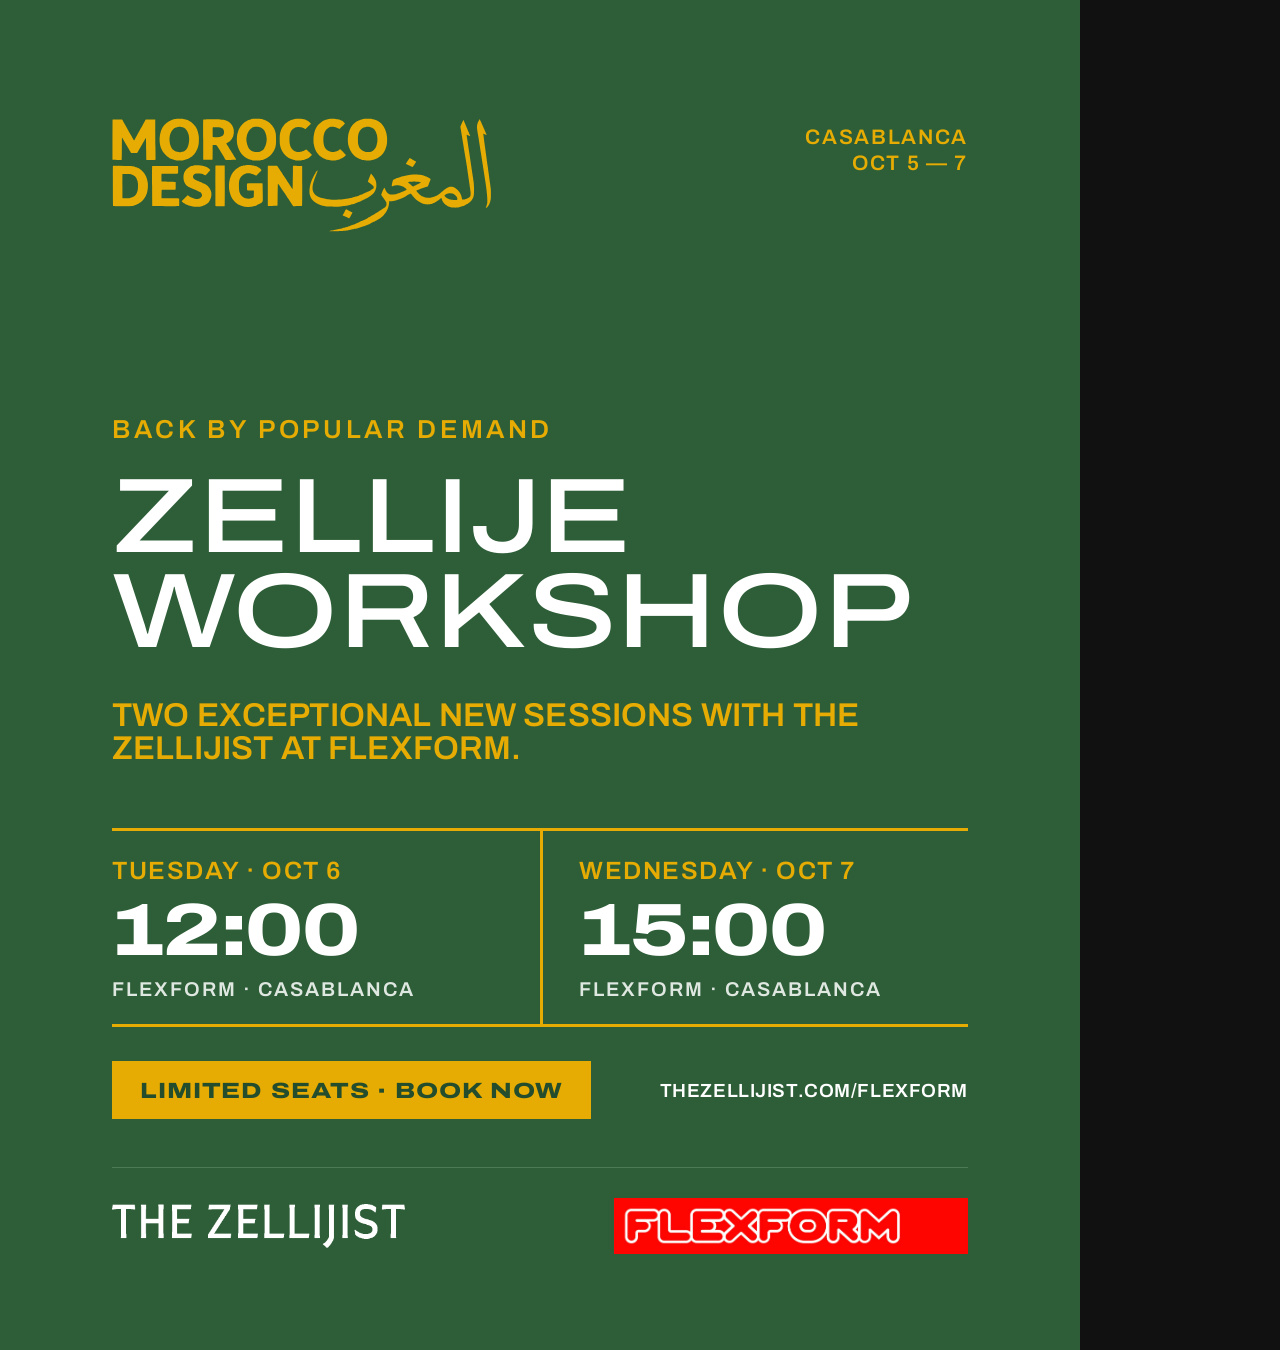
<file: atelier/visuels/post.html>
<!doctype html>
<html lang="en">
<head>
<meta charset="utf-8">
<title>Zellije Workshop — Post 1080x1350</title>
<link rel="stylesheet" href="../assets/brand.css">
<style>
  html, body { margin: 0; background: #111; }
  .frame { width: 1080px; height: 1350px; background: var(--md-green); color: var(--md-white); position: relative; overflow: hidden; box-sizing: border-box; padding: 118px 112px 96px; display: flex; flex-direction: column; }
  .top { display: flex; justify-content: space-between; align-items: flex-start; }
  .top .logo-md { width: 380px; }
  .top .tag { color: var(--md-gold); font-size: 21px; letter-spacing: .08em; text-align: right; line-height: 1.25; margin-top: 6px; }
  .main { margin-top: auto; position: relative; }
  .eyebrow { color: var(--md-gold); font-size: 26px; letter-spacing: .14em; margin-bottom: 26px; }
  h1.wide { font-weight: 500; font-size: 106px; line-height: .9; margin: 0 0 40px; }
  .sub { color: var(--md-gold); font-size: 33px; line-height: .98; letter-spacing: .005em; max-width: 780px; margin: 0; }
  .sessions { display: grid; grid-template-columns: 1fr 1fr; gap: 0; margin-top: 64px; border-top: 3px solid var(--md-gold); border-bottom: 3px solid var(--md-gold); }
  .s { padding: 26px 0 24px; }
  .s + .s { border-left: 3px solid var(--md-gold); padding-left: 36px; }
  .s .d { color: var(--md-gold); font-size: 25px; letter-spacing: .06em; }
  .s .h { font-size: 74px; line-height: 1; margin-top: 10px; }
  .s .p { font-size: 20px; letter-spacing: .1em; margin-top: 10px; opacity: .85; }
  .cta { display: flex; justify-content: space-between; align-items: center; margin-top: 34px; }
  .cta .book { white-space: nowrap; background: var(--md-gold); color: var(--md-green-deep); font-size: 22px; padding: 18px 28px 16px; letter-spacing: .04em; }
  .cta .url { color: var(--md-white); font-size: 19px; letter-spacing: .03em; }
  .partners { margin-top: 48px; gap: 40px; color: var(--md-white); font-size: 19px; justify-content: space-between; padding-top: 30px; border-top: 1px solid var(--md-green-line); }
  .partners .logo-flexform { height: 56px; width: auto; }
  .partners .logo-zellijist { height: 44px; width: auto; }
</style>
</head>
<body>
<div class="frame" id="frame">
  <div class="top">
    <img class="logo logo-md" src="../assets/logos/morocco-design.svg" alt="Morocco Design">
    <div class="tag caps">Casablanca<br>Oct 5 — 7</div>
  </div>

  <div class="main">
    <div class="eyebrow caps">Back by popular demand</div>
    <h1 class="wide">Zellije<br>Workshop</h1>
    <p class="sub caps">Two exceptional new sessions with The Zellijist at Flexform.</p>

    <div class="sessions">
      <div class="s">
        <div class="d caps">Tuesday · Oct 6</div>
        <div class="h wide">12:00</div>
        <div class="p caps">Flexform · Casablanca</div>
      </div>
      <div class="s">
        <div class="d caps">Wednesday · Oct 7</div>
        <div class="h wide">15:00</div>
        <div class="p caps">Flexform · Casablanca</div>
      </div>
    </div>

    <div class="cta">
      <div class="book wide">Limited seats · Book now</div>
      <div class="url caps">thezellijist.com/flexform</div>
    </div>
  </div>

  <div class="partners">
    <img class="logo logo-zellijist" src="../assets/logos/the-zellijist-blanc.png" alt="The Zellijist">
    <img class="logo logo-flexform" src="../assets/logos/flexform.png" alt="Flexform">
  </div>
</div>
</body>
</html>
</file>
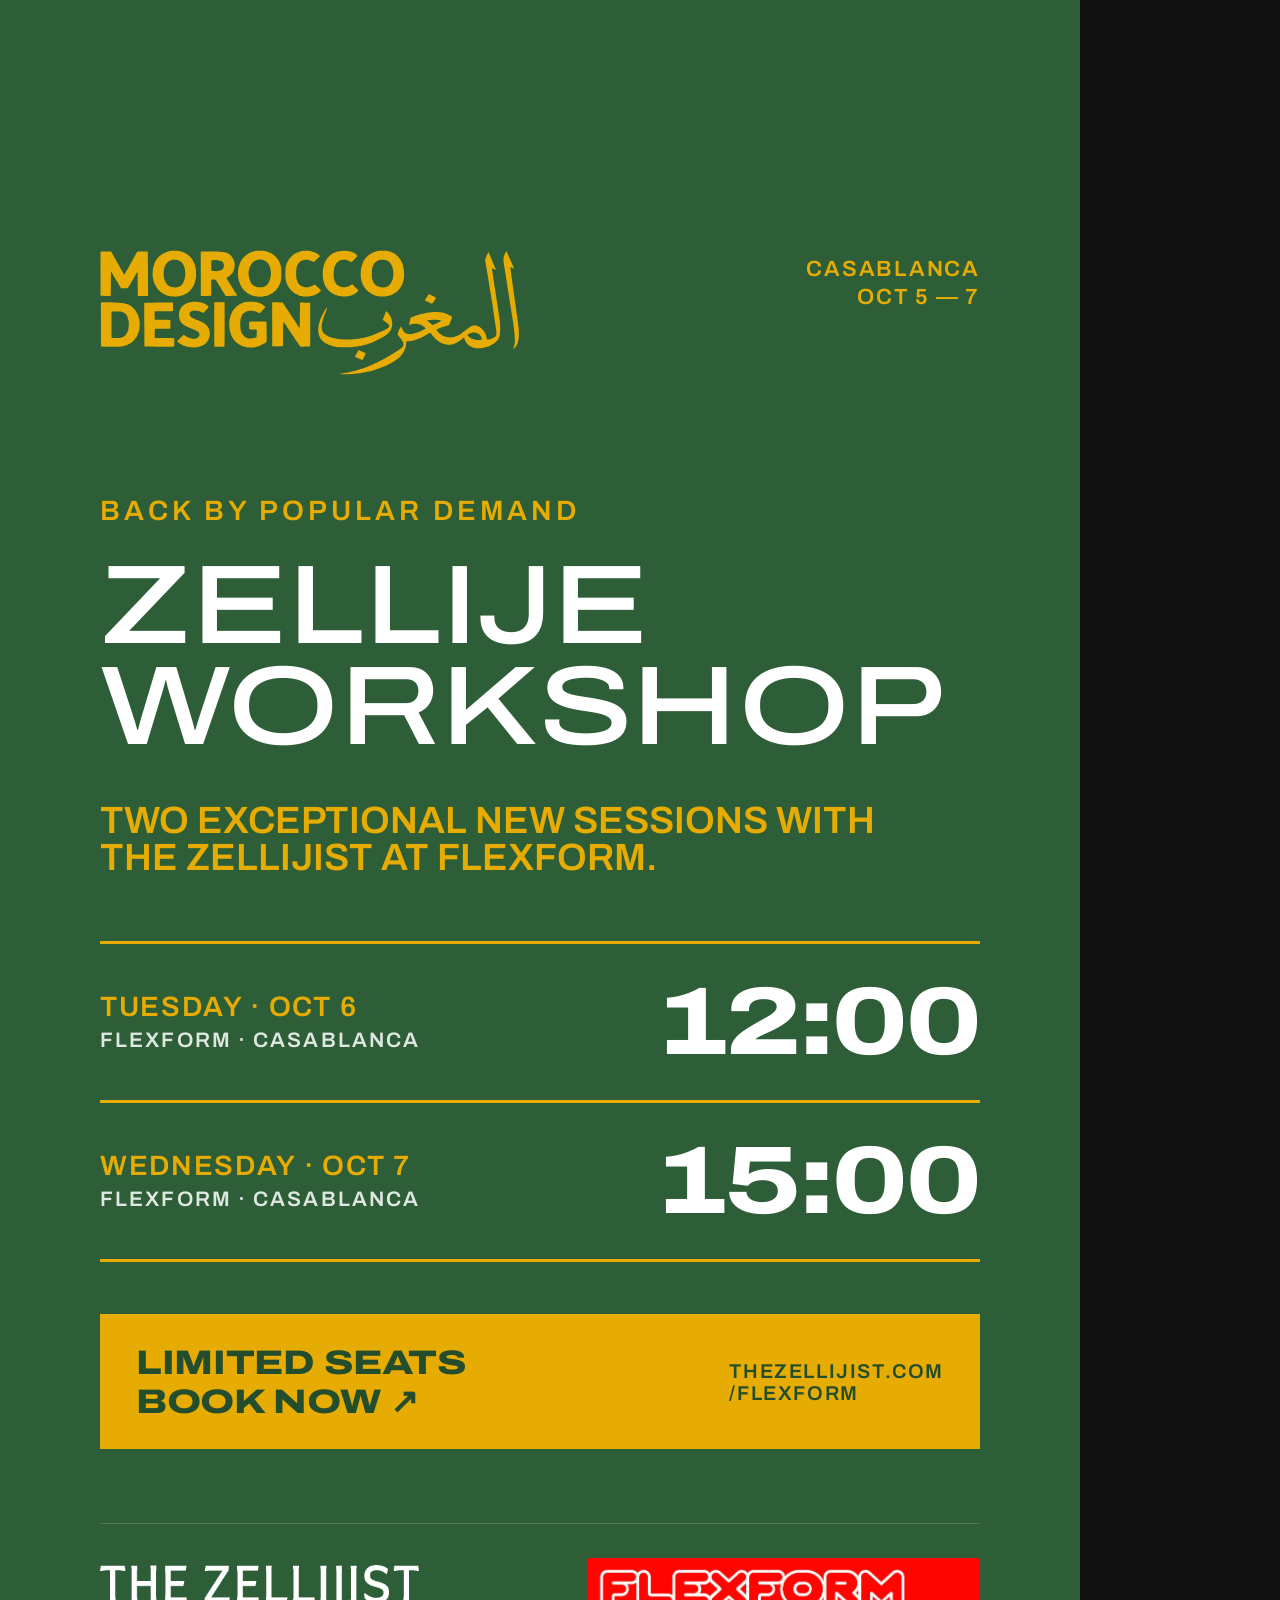
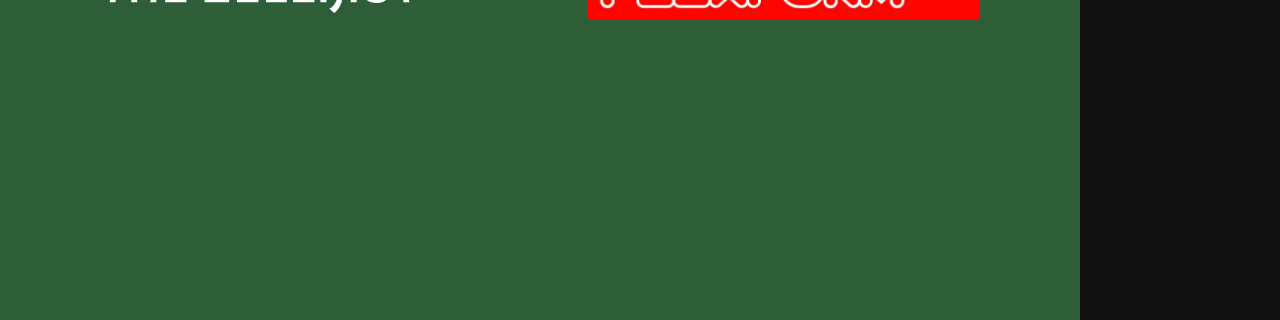
<file: atelier/visuels/story.html>
<!doctype html>
<html lang="en">
<head>
<meta charset="utf-8">
<title>Zellije Workshop — Story 1080x1920</title>
<link rel="stylesheet" href="../assets/brand.css">
<style>
  html, body { margin: 0; background: #111; }
  /* Zones de sécurité Instagram : ~250px en haut, ~340px en bas */
  .frame { width: 1080px; height: 1920px; background: var(--md-green); color: var(--md-white); position: relative; overflow: hidden; box-sizing: border-box; padding: 250px 100px 300px; display: flex; flex-direction: column; }
  .top { display: flex; justify-content: space-between; align-items: flex-start; }
  .top .logo-md { width: 420px; }
  .top .tag { color: var(--md-gold); font-size: 22px; letter-spacing: .08em; text-align: right; line-height: 1.25; margin-top: 6px; }
  .main { margin-top: 120px; position: relative; }
  .eyebrow { color: var(--md-gold); font-size: 28px; letter-spacing: .14em; margin-bottom: 30px; }
  h1.wide { font-weight: 500; font-size: 112px; line-height: .9; margin: 0 0 44px; }
  .sub { color: var(--md-gold); font-size: 38px; line-height: .98; margin: 0; max-width: 820px; }
  .sessions { margin-top: 64px; border-top: 3px solid var(--md-gold); }
  .s { display: flex; justify-content: space-between; align-items: center; padding: 30px 0; border-bottom: 3px solid var(--md-gold); }
  .s .d { color: var(--md-gold); font-size: 28px; letter-spacing: .06em; line-height: 1.35; }
  .s .d small { display: block; color: var(--md-white); font-size: 21px; letter-spacing: .1em; opacity: .85; }
  .s .h { font-size: 96px; line-height: 1; }
  .book { margin-top: 52px; display: flex; align-items: center; justify-content: space-between; background: var(--md-gold); color: var(--md-green-deep); padding: 30px 36px 28px; }
  .book .t { font-size: 34px; }
  .book .u { font-size: 20px; letter-spacing: .08em; }
  .partners { margin-top: auto; gap: 30px; color: var(--md-white); font-size: 20px; justify-content: space-between; padding-top: 34px; border-top: 1px solid var(--md-green-line); }
  .partners .logo-flexform { height: 62px; width: auto; }
  .partners .logo-zellijist { height: 48px; width: auto; }
</style>
</head>
<body>
<div class="frame" id="frame">
  <div class="top">
    <img class="logo logo-md" src="../assets/logos/morocco-design.svg" alt="Morocco Design">
    <div class="tag caps">Casablanca<br>Oct 5 — 7</div>
  </div>

  <div class="main">
    <div class="eyebrow caps">Back by popular demand</div>
    <h1 class="wide">Zellije<br>Workshop</h1>
    <p class="sub caps">Two exceptional new sessions with The Zellijist at Flexform.</p>

    <div class="sessions">
      <div class="s">
        <div class="d caps">Tuesday · Oct 6<small>Flexform · Casablanca</small></div>
        <div class="h wide">12:00</div>
      </div>
      <div class="s">
        <div class="d caps">Wednesday · Oct 7<small>Flexform · Casablanca</small></div>
        <div class="h wide">15:00</div>
      </div>
    </div>

    <div class="book">
      <span class="t wide">Limited seats<br>Book now&nbsp;↗</span>
      <span class="u caps">thezellijist.com<br>/flexform</span>
    </div>
  </div>

  <div class="partners">
    <img class="logo logo-zellijist" src="../assets/logos/the-zellijist-blanc.png" alt="The Zellijist">
    <img class="logo logo-flexform" src="../assets/logos/flexform.png" alt="Flexform">
  </div>
</div>
</body>
</html>
</file>
<file: atelier/assets/brand.css>
/* Morocco Design 2026 — DA reprise pour l'atelier The Zellijist
   Vert / or / blanc, grotesque étendue en capitales. */
/* Polices auto-hébergées (Google Fonts, licence OFL) */
@font-face { font-family: 'Archivo'; font-style: normal; font-weight: 400 900; font-stretch: 62% 125%; font-display: swap;
  src: url(fonts/archivo-latin.woff2) format('woff2');
  unicode-range: U+0000-00FF, U+0131, U+0152-0153, U+02BB-02BC, U+02C6, U+02DA, U+02DC, U+0304, U+0308, U+0329, U+2000-206F, U+20AC, U+2122, U+2191, U+2193, U+2212, U+2215, U+FEFF, U+FFFD; }
@font-face { font-family: 'Archivo'; font-style: normal; font-weight: 400 900; font-stretch: 62% 125%; font-display: swap;
  src: url(fonts/archivo-latin-ext.woff2) format('woff2');
  unicode-range: U+0100-02BA, U+02BD-02C5, U+02C7-02CC, U+02CE-02D7, U+02DD-02FF, U+1E00-1E9F, U+20A0-20C0, U+2C60-2C7F, U+A720-A7FF; }

:root {
  --md-green: #2D5E37;
  --md-green-deep: #244D2D;
  --md-green-line: #4C7A55;
  --md-gold: #E6AC03;   /* or du logo vectoriel officiel */
  --md-gold-soft: #F2C23A;
  --md-white: #FFFFFF;
  --md-ink: #10261A;
  --font-wide: 'Archivo', 'Helvetica Neue', Arial, sans-serif;
}

.wide { font-family: var(--font-wide); font-stretch: 125%; font-weight: 800; text-transform: uppercase; letter-spacing: -0.01em; }
.caps { font-family: var(--font-wide); font-stretch: 100%; font-weight: 600; text-transform: uppercase; }

/* ---------- Logos ----------
   Fichiers dans assets/logos/ (fonds transparents). Flexform : logo original, cadre rouge compris.
   Saad Filali Studio : wordmark typographique en attendant le fichier officiel. */
.logo { display: inline-flex; align-items: center; color: currentColor; line-height: 1; white-space: nowrap; }
img.logo { display: block; height: auto; }

.logo-sfs { font-family: var(--font-wide); font-stretch: 100%; font-weight: 400; letter-spacing: .18em; text-transform: uppercase; flex-direction: column; align-items: flex-start; gap: .25em; }
.logo-sfs b { font-weight: 800; letter-spacing: .1em; font-size: 1.15em; }
.logo-sfs span { font-size: .62em; letter-spacing: .5em; }

.logo-flexform { display: block; }

.partners { display: flex; align-items: center; flex-wrap: wrap; }
.partners .x { font-family: var(--font-wide); font-weight: 400; opacity: .6; }

[hidden] { display: none !important; }
</file>
